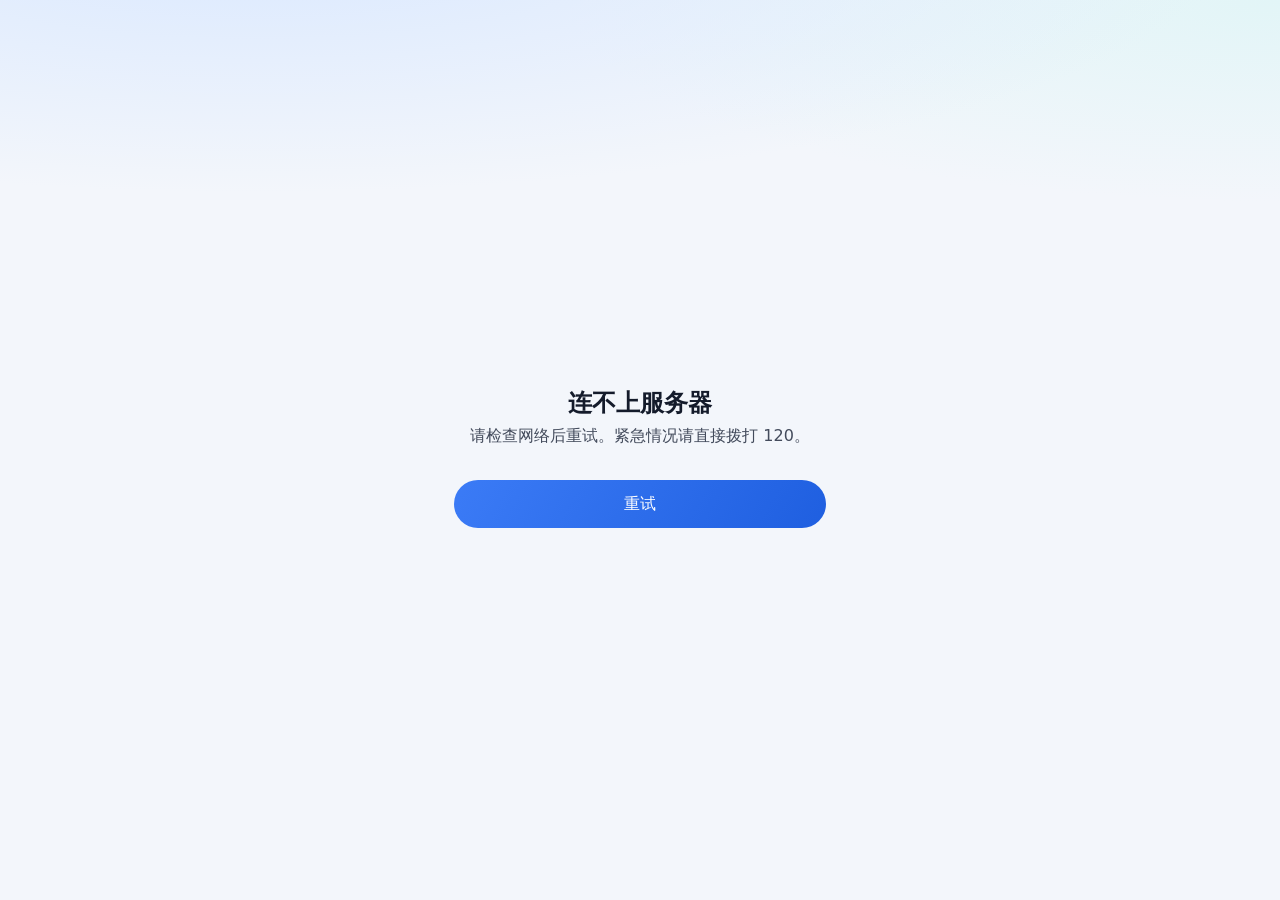
<file: index.html>
<!doctype html>
<html lang="zh-CN">
  <head>
    <meta charset="UTF-8" />
    <meta name="viewport" content="width=device-width, initial-scale=1, viewport-fit=cover, interactive-widget=resizes-content" />
    <meta name="theme-color" content="#F3F6FB" media="(prefers-color-scheme: light)" />
    <meta name="theme-color" content="#0F141E" media="(prefers-color-scheme: dark)" />
    <meta name="apple-mobile-web-app-capable" content="yes" />
    <link rel="icon" href="data:image/svg+xml,%3Csvg xmlns='http://www.w3.org/2000/svg' viewBox='0 0 64 64'%3E%3Crect width='64' height='64' rx='18' fill='%232563EB'/%3E%3Cpath d='M24 15h16a11 11 0 0 1 11 11v6a11 11 0 0 1-11 11H28l-8 7v-7.6A11 11 0 0 1 13 32v-6a11 11 0 0 1 11-11Z' fill='%23fff'/%3E%3Crect x='29' y='20' width='6' height='18' rx='2' fill='%232563EB'/%3E%3Crect x='23' y='26' width='18' height='6' rx='2' fill='%232563EB'/%3E%3C/svg%3E" />
    <title>肘关节康复助手</title>
    <script type="module" crossorigin src="/assets/jsx-runtime-C06FcXE0.js"></script>
    <script type="module" crossorigin src="/assets/pose-B0v180Ut.js"></script>
    <script type="module" crossorigin src="/assets/romCore-f5CCTWd0.js"></script>
    <script type="module" crossorigin src="/assets/main-CI9Xtql-.js"></script>
    <link rel="stylesheet" crossorigin href="/assets/main-Cmb03nWu.css">
  </head>
  <body>
    <div id="root"></div>
  </body>
</html>
</file>
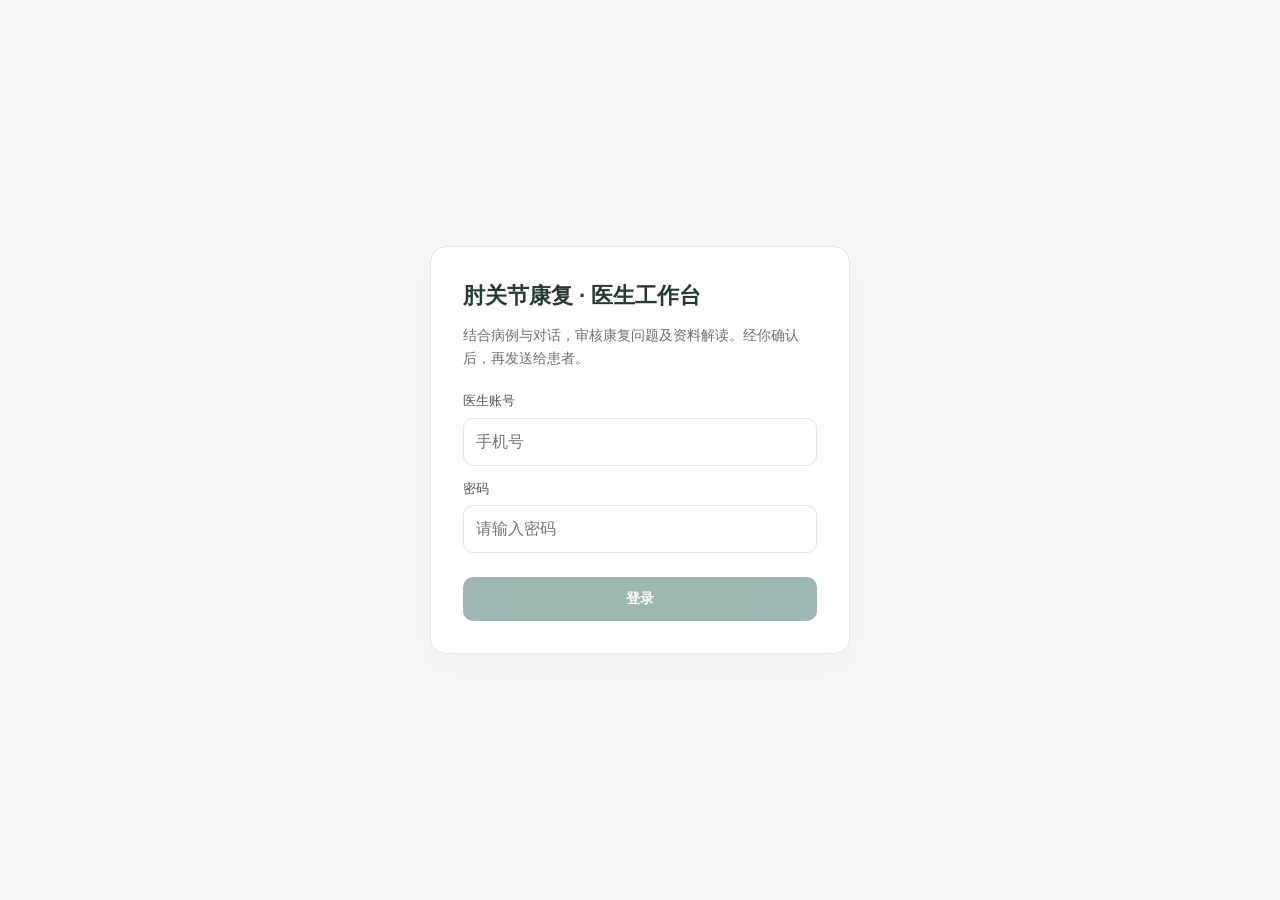
<file: doctor.html>
<!doctype html>
<html lang="zh-CN">
  <head>
    <meta charset="UTF-8" />
    <meta name="viewport" content="width=device-width, initial-scale=1" />
    <meta name="robots" content="noindex" />
    <title>医生工作台</title>
    <script type="module" crossorigin src="/assets/doctor-CAqG7frJ.js"></script>
    <link rel="modulepreload" crossorigin href="/assets/jsx-runtime-C06FcXE0.js">
    <link rel="stylesheet" crossorigin href="/assets/doctor-iitCgUNZ.css">
  </head>
  <body>
    <div id="root"></div>
  </body>
</html>
</file>
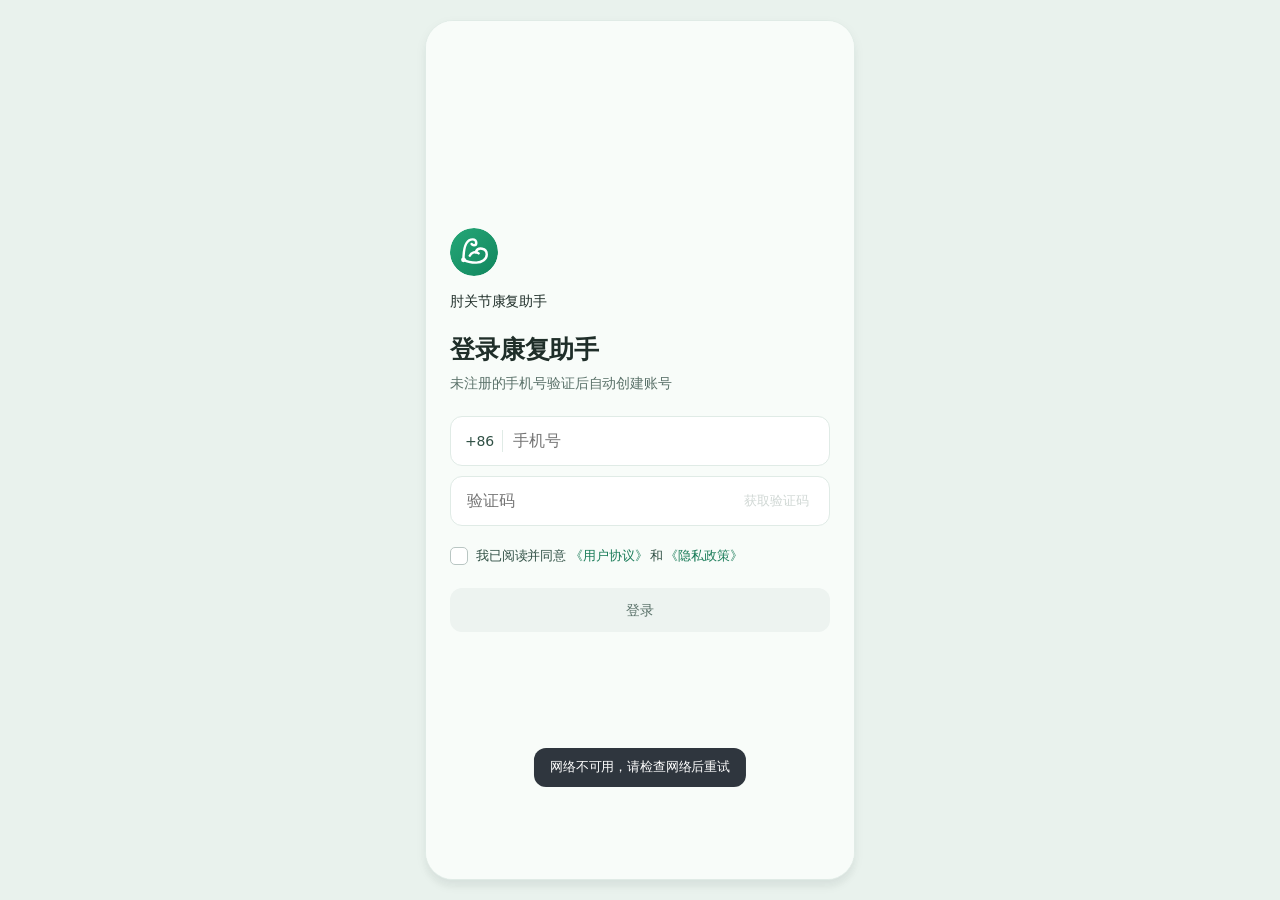
<file: legacy.html>
<!doctype html>
<html lang="zh-CN">
  <head>
    <meta charset="UTF-8" />
    <meta name="viewport" content="width=device-width, initial-scale=1, viewport-fit=cover, interactive-widget=resizes-content" />
    <meta name="theme-color" content="#F8FCF9" />
    <link rel="icon" href="data:image/svg+xml,%3Csvg xmlns='http://www.w3.org/2000/svg' viewBox='0 0 64 64'%3E%3Ccircle cx='32' cy='32' r='32' fill='%230E7A6D'/%3E%3Cg transform='translate%2814.9 12.1%29 scale%281.55%29' fill='none' stroke='%23fff' stroke-width='2.4' stroke-linecap='round' stroke-linejoin='round'%3E%3Cpath d='M12.4 13A5 5 0 0 1 22 15c0 3.9-4 7-9 7-4.1 0-8.2-.8-10.4-2.5-.4-.3-.6-.8-.6-1.4C2.1 12.7 2.6 2 10 2a3 3 0 0 1 3 3 2 2 0 0 1-2 2c-1.1 0-1.6-.4-2-1'/%3E%3Cpath d='M15 14a5 5 0 0 0-7.6 2'/%3E%3Ccircle cx='2' cy='19.6' r='2.06' fill='%23fff' stroke='none'/%3E%3C/g%3E%3C/svg%3E" />
    <link rel="manifest" href="/manifest.webmanifest" />
    <link rel="apple-touch-icon" href="/icons/apple-touch-icon.png" />
    <meta name="apple-mobile-web-app-capable" content="yes" />
    <meta name="mobile-web-app-capable" content="yes" />
    <meta name="apple-mobile-web-app-status-bar-style" content="default" />
    <meta name="apple-mobile-web-app-title" content="elbowAI" />
    <title>elbowAI 肘关节康复助手</title>
    <script type="module" crossorigin src="/assets/legacy-BbSZanXW.js"></script>
    <link rel="modulepreload" crossorigin href="/assets/jsx-runtime-C06FcXE0.js">
    <link rel="modulepreload" crossorigin href="/assets/pose-B0v180Ut.js">
    <link rel="stylesheet" crossorigin href="/assets/legacy-Cv5XKPZb.css">
  </head>
  <body>
    <div id="root"></div>
  </body>
</html>
</file>
<file: assets/main-Cmb03nWu.css>
:root{--bg:#f3f6fb;--glow:#d9e8ff;--glow-2:#e2f5f7;--surface:#fff;--surface-2:#ebf0f7;--surface-3:#f6f8fc;--line:#e3e8f0;--line-strong:#cfd7e3;--text:#141b2b;--text-2:#434b5c;--text-3:#5f6778;--bubble:#2563eb;--accent:#1d5bdb;--accent-2:#3b82f6;--accent-hover:#174dc0;--accent-weak:#eaf1ff;--on-accent:#fff;--accent-solid:#1d5bdb;--field-line:#8792a6;--grad:linear-gradient(120deg, #3b7bf6 0%, #1f5fe0 100%);--grad-hover:linear-gradient(120deg, #2f6de8 0%, #1a52c9 100%);--doc:#1d5bdb;--doc-weak:#eaf1ff;--doc-line:#c9dafb;--on-doc:#fff;--danger:#c02a1e;--danger-ink:#a92318;--danger-weak:#fff0ee;--danger-line:#f5c9c3;--on-danger:#fff;--warn:#8a5300;--warn-weak:#fff6e5;--warn-line:#f2d9a6;--shadow-card:0 1px 2px #14285a0d, 0 4px 16px #14285a0f;--shadow-float:0 4px 12px #141e3c14, 0 12px 32px #141e3c1f;--font:-apple-system, BlinkMacSystemFont, "PingFang SC", "HarmonyOS Sans SC", "Hiragino Sans GB", "Microsoft YaHei", system-ui, sans-serif;--col:720px;--fs-caption:.75rem;--fs-sub:.875rem;--fs-body:1rem;--fs-title:1.0625rem;--fs-headline:1.25rem;--fs-display:1.5rem;--sp-1:4px;--sp-2:8px;--sp-3:12px;--sp-4:16px;--sp-5:20px;--sp-6:24px;--sp-8:32px;--gutter:16px;--r-xs:6px;--r-sm:10px;--r-md:14px;--r-lg:20px;--r-pill:999px;--h-sm:32px;--h-md:40px;--h-lg:48px;--h-xl:56px;--ic-sm:16px;--ic-md:20px;--ic-lg:24px;--tile-sm:32px;--tile-md:40px;--tile-lg:48px;--lh-tight:1.3;--lh-ui:1.5;--lh-read:1.7;--dur-1:.12s;--dur-2:.2s;--dur-3:.28s;--ease:cubic-bezier(.2, .8, .2, 1);--z-sticky:4;--z-top:5;--z-pop:6;--z-scrim:20;--z-drawer:21;--z-sheet:22;--z-camera:30;--z-toast:50;--lightningcss-light:initial;--lightningcss-dark: ;color-scheme:light}@media (prefers-color-scheme:dark){:root:not([data-theme=light]){--bg:#0f141e;--glow:#15243f;--glow-2:#10252a;--surface:#182031;--surface-2:#212a3d;--surface-3:#1b2436;--line:#283247;--line-strong:#364259;--text:#eef0f3;--text-2:#bec3cc;--text-3:#9aa0aa;--bubble:#2f62d8;--accent:#8db3ff;--accent-2:#a7c4ff;--accent-hover:#a7c4ff;--accent-weak:#1a2a48;--on-accent:#fff;--accent-solid:#2f62d8;--grad:linear-gradient(120deg, #3b78f0 0%, #2b5fd4 100%);--grad-hover:linear-gradient(120deg, #4a86f5 0%, #3569de 100%);--doc:#8db3ff;--doc-weak:#1a2a48;--doc-line:#2c4170;--on-doc:#0f141e;--field-line:#6e737d;--danger:#c4362a;--danger-ink:#ff9488;--danger-weak:#3a1d1a;--danger-line:#6c302a;--on-danger:#fff;--warn:#f0b65a;--warn-weak:#33281a;--warn-line:#5e4626;--shadow-card:0 0 0 1px #ffffff12;--shadow-float:0 2px 8px #00000059, 0 10px 30px #0006;--lightningcss-light: ;--lightningcss-dark:initial;color-scheme:dark}}*{box-sizing:border-box}html,body,#root{height:100%}body{color:var(--text);font-family:var(--font);font-size:var(--fs-body);line-height:var(--lh-ui);-webkit-font-smoothing:antialiased;-webkit-tap-highlight-color:transparent;background:radial-gradient(110% 42% at 20% -8%, var(--glow) 0%, transparent 70%), radial-gradient(80% 32% at 100% 0%, var(--glow-2) 0%, transparent 70%), var(--bg);background-attachment:fixed;margin:0}button{font:inherit;color:inherit;cursor:pointer;background:0 0;border:0;padding:0}button:disabled{cursor:default}input,textarea{font:inherit;color:inherit}input[type=checkbox],input[type=radio]{accent-color:var(--accent)}:focus-visible{outline:2px solid var(--accent);outline-offset:2px;border-radius:var(--r-sm)}.sr{clip:rect(0 0 0 0);white-space:nowrap;width:1px;height:1px;position:absolute;overflow:hidden}@keyframes fade{0%{opacity:0}}@keyframes spin{to{transform:rotate(360deg)}}@keyframes breathe{50%{opacity:.25}}@keyframes shimmer{0%{background-position:100% 0}to{background-position:0 0}}@keyframes inl{0%{transform:translate(-100%)}}@keyframes inr{0%{transform:translate(100%)}}@keyframes up{0%{transform:translateY(100%)}}@keyframes rom-pulse{50%{box-shadow:0 0 0 6px #f0b65a59}}.ag-app{flex-direction:column;height:100dvh;display:flex}.ag-top{z-index:var(--z-top);align-items:center;gap:var(--sp-2);width:100%;max-width:calc(var(--col) + 20px);height:calc(48px + env(safe-area-inset-top,0px));padding:env(safe-area-inset-top,0px) max(var(--sp-2), env(safe-area-inset-right,0px)) 0 max(var(--sp-2), env(safe-area-inset-left,0px));flex:none;margin:0 auto;display:flex;position:relative}.ag-top-title{align-items:center;gap:var(--sp-2);flex:1;min-width:0;display:flex}.ag-top-title b{font-size:var(--fs-title);white-space:nowrap;font-weight:600}.day-pill{font-size:var(--fs-caption);line-height:var(--lh-ui);color:var(--accent);background:var(--accent-weak);padding:2px var(--sp-2);border-radius:var(--r-pill);white-space:nowrap}.ag-iconbtn,.top-pill button{border-radius:var(--r-md);width:44px;height:44px;color:var(--text);flex:none;place-items:center;display:grid;position:relative}.ag-iconbtn svg,.top-pill button svg{width:var(--ic-lg);height:var(--ic-lg)}.ag-iconbtn .dot{background:var(--danger);width:8px;height:8px;box-shadow:0 0 0 2px var(--bg);border-radius:50%;position:absolute;top:10px;right:10px}.top-pill{align-items:center;display:flex}.top-pill i{display:none}.pin-bar{z-index:var(--z-sticky);align-items:center;gap:var(--sp-3);text-align:left;min-height:56px;margin:0 max(var(--gutter), env(safe-area-inset-right,0px)) var(--sp-2) max(var(--gutter), env(safe-area-inset-left,0px));padding:var(--sp-2) var(--sp-2) var(--sp-2) var(--sp-3);border-radius:var(--r-md);background:var(--surface);box-shadow:var(--shadow-card);flex:none;display:flex;position:relative}.pin-bar.handoff{cursor:default}.pin-bar .pb-main{align-items:center;gap:var(--sp-3);text-align:left;flex:1;min-width:0;display:flex}.pin-bar.urgent .pb-t b{color:var(--danger-ink)}.pin-bar.sos{background:var(--danger-weak);border:1px solid var(--danger-line);box-shadow:none}.pin-bar.sos .pb-t b{color:var(--danger-ink)}.pin-bar.sos.acked{background:var(--surface)}.pb-t{min-width:0;line-height:var(--lh-ui);flex-direction:column;flex:1;display:flex}.pb-t b{font-weight:600;font-size:var(--fs-sub)}.pb-t span{font-size:var(--fs-caption);color:var(--text-3);white-space:nowrap;text-overflow:ellipsis;overflow:hidden}.pin-acts{gap:var(--sp-1);flex:none;display:flex}.pin-acts button{min-height:var(--h-sm);padding:0 var(--sp-3);border-radius:var(--r-pill);font-size:var(--fs-sub);color:var(--accent);background:var(--accent-weak);position:relative}.pin-acts button:after{content:"";position:absolute;inset:-6px 0}.pin-acts button.quiet{color:var(--text-3);background:0 0}.ag-scroll{overscroll-behavior:contain;flex:1;overflow-y:auto;-webkit-mask-image:linear-gradient(#0000 0,#000 16px);mask-image:linear-gradient(#0000 0,#000 16px)}.ag-col{max-width:var(--col);gap:var(--sp-5);padding:var(--sp-1) max(var(--gutter), env(safe-area-inset-right,0px)) var(--sp-6) max(var(--gutter), env(safe-area-inset-left,0px));flex-direction:column;margin:0 auto;display:flex}.load-fail{align-items:center;gap:var(--sp-3);padding:var(--sp-8) 0;color:var(--text-2);flex-direction:column;display:flex}.load-fail span{font-size:var(--fs-caption);color:var(--text-3)}.ag-scroll,.dr-body,.rom-body{scrollbar-width:thin;scrollbar-color:transparent transparent}.ag-scroll:hover,.dr-body:hover,.rom-body:hover{scrollbar-color:var(--line-strong) transparent}.ag-scroll::-webkit-scrollbar{width:4px}.dr-body::-webkit-scrollbar{width:4px}.rom-body::-webkit-scrollbar{width:4px}.ag-scroll::-webkit-scrollbar-thumb{background:0 0;border-radius:2px}.dr-body::-webkit-scrollbar-thumb{background:0 0;border-radius:2px}.rom-body::-webkit-scrollbar-thumb{background:0 0;border-radius:2px}.ag-scroll:hover::-webkit-scrollbar-thumb{background:var(--line-strong)}.dr-body:hover::-webkit-scrollbar-thumb{background:var(--line-strong)}.m-user{align-self:flex-end;align-items:flex-end;gap:var(--sp-2);flex-direction:column;max-width:85%;display:flex}.m-bubble{background:var(--bubble);color:#fff;padding:var(--sp-2) var(--sp-4);border-radius:var(--r-lg);border-bottom-right-radius:var(--r-xs);white-space:pre-wrap;word-break:break-word;font-size:var(--fs-body);line-height:var(--lh-ui)}.m-user.pending .m-bubble{opacity:.85}.m-atts{gap:var(--sp-2);flex-wrap:wrap;justify-content:flex-end;display:flex}.m-atts img{object-fit:cover;border-radius:var(--r-md);background:var(--surface-3);width:88px;height:88px}.m-failed{align-items:center;gap:var(--sp-1);min-height:var(--h-sm);padding:0 var(--sp-3);border-radius:var(--r-pill);border:1px solid var(--danger-line);background:var(--surface);font-size:var(--fs-caption);color:var(--danger);display:inline-flex;position:relative}.m-failed:after{content:"";position:absolute;inset:-6px 0}.m-failed svg{width:var(--ic-sm);height:var(--ic-sm)}.m-ai{align-self:stretch;gap:var(--sp-3);flex-direction:column;min-width:0;display:flex}.ai-row{align-items:center;gap:var(--sp-2);flex-wrap:wrap;display:flex}.ai-tag{font-size:var(--fs-caption);line-height:var(--lh-ui);color:var(--accent);font-weight:600}.m-text{font-size:var(--fs-body);line-height:var(--lh-read);word-break:break-word}.m-text p{margin:0 0 .6em}.m-text p:last-child{margin-bottom:0}.m-text ul,.m-text ol{margin:.2em 0 .6em;padding-left:1.3em}.m-text li{margin:.2em 0}.m-text li::marker{color:var(--accent)}.m-text strong{background:linear-gradient(transparent 62%, var(--accent-weak) 62%);font-weight:600}.m-text .md-h1,.m-text .md-h2,.m-text .md-h3{font-weight:600;line-height:var(--lh-tight);margin:1em 0 .4em}.m-text>:first-child{margin-top:0}.m-text .md-h1{font-size:var(--fs-headline)}.m-text .md-h2{font-size:var(--fs-title)}.m-text .md-h3{font-size:var(--fs-body)}.m-text .md-quote{padding:var(--sp-3) var(--sp-4);border-radius:var(--r-md);background:var(--accent-weak);line-height:var(--lh-ui);margin:.6em 0}.m-text .md-quote b{color:var(--accent);margin-bottom:2px;font-weight:600;display:block}.m-text .md-quote p{margin:0}.m-text .md-table{border-radius:var(--r-md);background:var(--surface);box-shadow:var(--shadow-card);margin:.6em 0;overflow-x:auto}.m-text .md-table table{border-collapse:collapse;width:100%;font-size:var(--fs-sub);line-height:var(--lh-ui)}.m-text .md-table th{padding:var(--sp-2) var(--sp-3);text-align:left;font-size:var(--fs-caption);color:var(--text-3);background:var(--surface-3);white-space:nowrap;font-weight:500}.m-text .md-table td{padding:var(--sp-2) var(--sp-3);border-top:1px solid var(--line);vertical-align:top}.m-text .md-table td:first-child{color:var(--text-2);white-space:nowrap}.m-text .md-hr{border:0;border-top:1px solid var(--line);margin:1em 0}.m-caret{vertical-align:-2px;background:var(--accent);border-radius:1px;width:2px;height:1.1em;margin-left:2px;animation:1.1s ease-in-out infinite breathe;display:inline-block}.m-think{align-self:flex-start;max-width:100%}.m-think-h{align-items:center;gap:var(--sp-1);margin-left:calc(var(--sp-2) * -1);padding:2px var(--sp-2);border-radius:var(--r-pill);font-size:var(--fs-caption);line-height:var(--lh-ui);color:var(--text-3);display:inline-flex;position:relative}.m-think-h:after{content:"";position:absolute;inset:-8px -4px}.m-think-h svg{width:var(--ic-sm);height:var(--ic-sm);transition:transform var(--dur-2)}.m-think-h[aria-expanded=true] svg.chev{transform:rotate(90deg)}.shimmer{background:linear-gradient(90deg, var(--text-3) 0%, var(--text-3) 40%, var(--accent) 50%, var(--text-3) 60%, var(--text-3) 100%);color:#0000;background-size:300% 100%;-webkit-background-clip:text;background-clip:text;animation:2s linear infinite shimmer}.m-think-body{margin:calc(var(--sp-1) * -1) 0 0;padding:var(--sp-2) var(--sp-3);border-radius:var(--r-md);background:var(--surface-2);font-size:var(--fs-caption);color:var(--text-3)}.m-tools{gap:var(--sp-2);flex-direction:column;display:flex}.m-tool{align-items:center;gap:var(--sp-2);min-width:0;font-size:var(--fs-caption);color:var(--text-3);display:flex}.m-tool-ic{border-radius:var(--r-xs);background:var(--accent-weak);width:20px;height:20px;color:var(--accent);flex:none;place-items:center;display:grid}.m-tool-ic svg{width:12px;height:12px}.m-tool b{color:var(--text-2);white-space:nowrap;font-weight:500}.m-tool span{white-space:nowrap;text-overflow:ellipsis;overflow:hidden}.spin{border:1.6px solid var(--line-strong);border-top-color:var(--accent);border-radius:50%;flex:none;width:14px;height:14px;animation:.8s linear infinite spin}.m-receipt{align-items:flex-start;gap:var(--sp-2);font-size:var(--fs-sub);line-height:var(--lh-ui);color:var(--text-3);display:flex}.m-receipt svg{width:var(--ic-sm);height:var(--ic-sm);color:var(--accent);flex:none;margin-top:3px}.m-receipt em{color:var(--text-2);font-style:normal}.m-receipt .rc-more{color:var(--accent);white-space:nowrap}.m-receipt ul{margin:var(--sp-1) 0 0;padding-left:1.1em}.m-receipt li{margin:1px 0}.m-actions{justify-content:flex-start;gap:var(--sp-1);margin:calc(var(--sp-2) * -1) 0 calc(var(--sp-3) * -1) calc(var(--sp-3) * -1);display:flex}.m-act{min-width:44px;height:44px;padding:0 var(--sp-2);border-radius:var(--r-sm);justify-content:center;align-items:center;gap:var(--sp-1);color:var(--text-3);font-size:var(--fs-caption);display:inline-flex}.m-act svg{width:var(--ic-sm);height:var(--ic-sm)}.m-error{gap:var(--sp-2);font-size:var(--fs-sub);color:var(--text-2);align-items:center;display:flex}.m-error svg{width:var(--ic-sm);height:var(--ic-sm);flex:none}.m-error span{flex:1;min-width:0}.m-error button{white-space:nowrap;color:var(--accent)}.confirm-wrap{gap:var(--sp-2);flex-direction:column;display:flex}.btn{height:var(--h-md);padding:0 var(--sp-4);border-radius:var(--r-pill);justify-content:center;align-items:center;gap:var(--sp-2);font-size:var(--fs-body);white-space:nowrap;font-weight:500;text-decoration:none;display:inline-flex}.btn svg{width:var(--ic-sm);height:var(--ic-sm)}.btn.block{width:100%;height:var(--h-lg)}.btn.sm{height:var(--h-sm);padding:0 var(--sp-3);font-size:var(--fs-sub)}.btn-primary{background:var(--grad);color:var(--on-accent)}.btn-primary:disabled{background:var(--surface-2);color:var(--text-3)}.btn-ghost{background:var(--surface);border:1px solid var(--line-strong);color:var(--text)}.btn-outline{background:var(--surface);border:1px solid var(--accent);color:var(--accent)}.btn-doc{background:var(--doc);color:var(--on-doc)}.btn-danger{background:var(--danger);color:var(--on-danger)}.btn-text{color:var(--text-2);padding:0 var(--sp-3);background:0 0}a.btn{color:inherit}a.btn-danger{color:var(--on-danger)}a.btn-ghost{color:var(--text)}.s-row{gap:var(--sp-2);flex-wrap:wrap;align-items:center;display:flex}.s-row .cmp-btn{flex:none}.s-field{align-items:center;gap:var(--sp-2);min-width:0;height:var(--h-lg);padding:0 var(--sp-4);border-radius:var(--r-md);border:1px solid var(--field-line);background:var(--surface);flex:1;display:flex}.s-field input{min-width:0;font-size:var(--fs-body);background:0 0;border:0;outline:0;flex:1}.s-field span{color:var(--text-3)}.s-field:focus-within{border-color:var(--accent);box-shadow:0 0 0 3px var(--accent-weak)}.s-field.bad{border-color:var(--danger)}.s-hint{font-size:var(--fs-sub);line-height:var(--lh-ui);color:var(--text-3)}.s-err{font-size:var(--fs-sub);color:var(--danger)}.s-link{color:var(--text-2);font-size:var(--fs-sub);padding:var(--sp-1) 0}.chip{min-height:var(--h-md);padding:var(--sp-2) var(--sp-4);border-radius:var(--r-pill);background:var(--surface);border:1px solid var(--line-strong);align-items:center;gap:var(--sp-2);text-align:left;font-size:var(--fs-body);line-height:var(--lh-tight);display:inline-flex;position:relative}.chip:after{content:"";position:absolute;inset:-2px 0}.chip svg{width:var(--ic-sm);height:var(--ic-sm)}.chip small{font-size:var(--fs-sub);opacity:.78;display:block}.chip[aria-pressed=true],.chip[aria-checked=true]{background:var(--accent-weak);border-color:var(--accent);box-shadow:inset 0 0 0 1px var(--accent);color:var(--accent);font-weight:500}.chip.ghost{color:var(--text-2);padding:var(--sp-2);font-size:var(--fs-sub);background:0 0;border-color:#0000}.s-angle{gap:var(--sp-3);grid-template-columns:88px minmax(0,1fr);align-items:center;display:grid}.s-angle svg{width:88px;height:88px}.s-steppers{gap:var(--sp-3);flex-direction:column;display:flex}.s-stepper{gap:var(--sp-1);flex-direction:column;display:flex}.s-stepper label{font-size:var(--fs-sub);line-height:var(--lh-ui);color:var(--text-2)}.s-stepper .s-field{height:var(--h-md);padding:0 var(--sp-3)}.s-stepper .s-field input::placeholder{font-size:var(--fs-sub)}.s-step-row{align-items:center;gap:var(--sp-1);display:flex}.s-step-row .s-field{flex:1}.s-step-row .q-step{width:var(--h-md);height:var(--h-md);border-radius:var(--r-sm);font-size:var(--fs-title)}.s-thumbs{gap:var(--sp-2);flex-wrap:wrap;display:flex}.s-thumb{border-radius:var(--r-sm);background:var(--surface-2);width:72px;height:72px;position:relative;overflow:hidden}.s-thumb img{object-fit:cover;width:100%;height:100%}.s-thumb .spin{margin:auto;position:absolute;inset:0}.s-thumb button{top:var(--sp-1);right:var(--sp-1);color:#fff;background:#0000008c;border-radius:50%;place-items:center;width:20px;height:20px;display:grid;position:absolute}.s-thumb button svg{width:12px;height:12px}.s-thumb .thumb-x{width:28px;height:28px;top:2px;right:2px}.s-thumb .thumb-p{color:#fff;font-size:var(--fs-sub);background:#00000059;place-items:center;font-weight:600;display:grid;position:absolute;inset:0}.s-thumb .thumb-retry{background:color-mix(in srgb, var(--danger) 78%, transparent);color:#fff;width:auto;height:auto;font-size:var(--fs-caption);border-radius:0;flex-direction:column;justify-content:center;align-items:center;gap:2px;display:flex;position:absolute;inset:0}.s-thumb .thumb-retry svg{width:var(--ic-sm);height:var(--ic-sm)}.q-card{gap:var(--sp-4);padding:var(--sp-4);border-radius:var(--r-lg);background:var(--surface);box-shadow:var(--shadow-card);flex-direction:column;display:flex}.q-head{align-items:center;gap:var(--sp-3);min-width:0;display:flex}.q-ic{width:var(--tile-md);height:var(--tile-md);border-radius:var(--r-md);background:var(--accent-weak);color:var(--accent);flex:none;place-items:center;display:grid}.q-ic svg{width:var(--ic-md);height:var(--ic-md)}.q-tt{justify-content:space-between;align-items:baseline;gap:var(--sp-1) var(--sp-3);min-width:0;line-height:var(--lh-tight);flex-wrap:wrap;flex:1;display:flex}.q-tt b{font-size:var(--fs-body);overflow-wrap:anywhere;min-width:0;font-weight:600}.q-tt span{font-size:var(--fs-caption);color:var(--text-3)}.q-card.tool .q-tt{align-items:flex-start;gap:var(--sp-1);flex-flow:column}.q-card.tool .q-tt span{font-size:var(--fs-sub)}.q-band{font-style:normal;font-size:var(--fs-sub);color:var(--accent);font-weight:600}.q-foot{justify-content:space-between;align-items:center;gap:var(--sp-3);display:flex}.q-skip{min-height:var(--h-md);font-size:var(--fs-sub);color:var(--text-3)}.q-send{height:var(--h-md);padding:0 var(--sp-5);border-radius:var(--r-pill);font-size:var(--fs-sub);white-space:nowrap;background:var(--grad);color:var(--on-accent);font-weight:600}.q-send:disabled{background:var(--surface-2);color:var(--text-3)}.sc{gap:var(--sp-2);flex-direction:column;display:flex}.sc-track{grid-template-columns:repeat(var(--n,11), minmax(0, 1fr));padding:var(--sp-1);border-radius:var(--r-md);background:var(--surface-3);border:1px solid var(--line);gap:2px;display:grid}.sc-track button{height:var(--h-md);border-radius:var(--r-sm);font-size:var(--fs-sub);font-variant-numeric:tabular-nums;color:var(--text-2);font-weight:600}.sc-track button.fill{background:var(--accent-weak);color:var(--accent)}.sc-track button[aria-checked=true]{background:var(--accent-solid);color:var(--on-accent)}.sc-ends{padding:0 var(--sp-1);font-size:var(--fs-caption);line-height:var(--lh-ui);color:var(--text-3);justify-content:space-between;display:flex}.q-opts{gap:var(--sp-2);flex-direction:column;display:flex}.q-opt{align-items:center;gap:var(--sp-3);min-height:var(--h-lg);padding:var(--sp-3) var(--sp-4);border-radius:var(--r-md);border:1px solid var(--line-strong);background:var(--surface);text-align:left;display:flex}.q-opt-t{min-width:0;font-size:var(--fs-body);line-height:var(--lh-tight);overflow-wrap:anywhere;flex-direction:column;flex:1;gap:2px;display:flex}.q-opt-t small{font-size:var(--fs-sub);color:var(--text-3)}.q-pills{gap:var(--sp-2);flex-wrap:wrap;display:flex}.q-pill{align-items:center;gap:var(--sp-2);min-height:var(--h-md);padding:0 var(--sp-4);border-radius:var(--r-pill);border:1px solid var(--line-strong);background:var(--surface);font-size:var(--fs-body);display:inline-flex;position:relative}.q-pill:after{content:"";position:absolute;inset:-2px 0}.q-pill .q-dot{display:none}.q-pill .q-box{width:18px;height:18px;margin-left:calc(var(--sp-1) * -1);order:-1}.q-dot{border:2px solid var(--line-strong);border-radius:50%;flex:none;width:20px;height:20px}.q-box{border-radius:var(--r-xs);border:2px solid var(--line-strong);width:20px;height:20px;color:var(--on-accent);flex:none;place-items:center;display:grid}.q-box svg{stroke-width:2.8px;width:12px;height:12px}.q-opt[aria-checked=true],.q-pill[aria-checked=true]{border-color:var(--accent);background:var(--accent-weak);box-shadow:inset 0 0 0 1px var(--accent)}.q-pill[aria-checked=true]{color:var(--accent);font-weight:500}.q-opt[aria-checked=true] .q-dot{border-color:var(--accent);box-shadow:inset 0 0 0 4px var(--surface), inset 0 0 0 10px var(--accent)}.q-opt[aria-checked=true] .q-box,.q-pill[aria-checked=true] .q-box{background:var(--accent-solid);border-color:var(--accent-solid)}.q-num{grid-template-columns:var(--h-xl) minmax(0, 1fr) var(--h-xl);align-items:center;gap:var(--sp-2);display:grid}.q-step{width:var(--h-xl);height:var(--h-xl);border-radius:var(--r-md);background:var(--surface-3);border:1px solid var(--line);font-size:var(--fs-headline);color:var(--text-2);flex:none;line-height:1}.q-num-f{justify-content:center;align-items:center;gap:var(--sp-1);height:var(--h-xl);padding:0 var(--sp-3);border-radius:var(--r-md);border:1px solid var(--field-line);background:var(--surface);display:flex}.q-num-f:focus-within{border-color:var(--accent);box-shadow:0 0 0 3px var(--accent-weak)}.q-num-f.bad{border-color:var(--danger)}.q-num-f input{text-align:center;width:5ch;min-width:0;height:100%;font-size:var(--fs-display);font-variant-numeric:tabular-nums;-moz-appearance:textfield;background:0 0;border:0;outline:0;flex:0 auto;font-weight:600}.q-num-f input::-webkit-outer-spin-button{-webkit-appearance:none;margin:0}.q-num-f input::-webkit-inner-spin-button{-webkit-appearance:none;margin:0}.q-num-f input::placeholder{color:var(--line-strong)}.q-num-f span{margin-top:var(--sp-1);font-size:var(--fs-body);color:var(--text-3);flex:none}.q-date{align-items:center;gap:var(--sp-2);height:var(--h-lg);padding:0 var(--sp-4);border-radius:var(--r-md);border:1px solid var(--field-line);background:var(--surface);font-size:var(--fs-body);display:flex;position:relative}.q-date:focus-within{border-color:var(--accent);box-shadow:0 0 0 3px var(--accent-weak)}.q-date svg{width:var(--ic-md);height:var(--ic-md);color:var(--accent);flex:none}.q-date .ph{color:var(--text-3)}.q-date input{opacity:0;cursor:pointer;width:100%;height:100%;position:absolute;inset:0}.q-date input::-webkit-calendar-picker-indicator{cursor:pointer;width:100%;height:100%;position:absolute;inset:0}.q-actions{gap:var(--sp-2);flex-direction:column;display:flex}.q-row2{gap:var(--sp-2);grid-template-columns:1fr 1fr;display:grid}.q-row2 .btn{height:var(--h-md);padding:0 var(--sp-3);font-size:var(--fs-sub)}.q-link{align-self:center;align-items:center;gap:var(--sp-1);min-height:var(--h-md);font-size:var(--fs-sub);color:var(--accent);display:inline-flex}.q-link svg{width:var(--ic-sm);height:var(--ic-sm)}.q-add{border-radius:var(--r-sm);border:1.5px dashed var(--line-strong);width:72px;height:72px;color:var(--text-3);font-size:var(--fs-caption);flex-direction:column;justify-content:center;align-items:center;gap:2px;display:flex}.q-add svg{width:var(--ic-md);height:var(--ic-md)}.q-form{gap:var(--sp-4);flex-direction:column;display:flex}.q-lab{gap:var(--sp-2);flex-direction:column;display:flex}.q-lab>span:first-child{font-size:var(--fs-sub);color:var(--text-2)}.q-lab .s-field{flex:none}.sys{gap:var(--sp-4);padding:var(--sp-4);border-radius:var(--r-lg);background:var(--surface);box-shadow:var(--shadow-card);flex-direction:column;display:flex}.sys-time{margin-top:var(--sp-1);font-size:var(--fs-caption);line-height:var(--lh-ui);color:var(--text-3);text-align:center;flex-direction:column;align-self:center;align-items:center;gap:2px;display:flex}.tk-head{align-items:center;gap:var(--sp-3);display:flex}.doc-av{width:var(--tile-md);height:var(--tile-md);background:var(--doc);color:var(--on-doc);border-radius:50%;flex:none;place-items:center;display:grid}.doc-av svg{width:var(--ic-md);height:var(--ic-md)}.doc-av.sm{width:var(--tile-sm);height:var(--tile-sm);font-size:var(--fs-sub)}.doc-av.sm svg{width:var(--ic-sm);height:var(--ic-sm)}.tk-t{gap:var(--sp-1);min-width:0;line-height:var(--lh-tight);flex-direction:column;flex:1;display:flex}.tk-t b{font-size:var(--fs-body);font-weight:600}.tk-t b small{margin-left:var(--sp-2);font-size:var(--fs-caption);color:var(--text-3);font-weight:400}.tags{gap:var(--sp-1);flex-wrap:wrap;display:flex}.tag{height:20px;padding:0 var(--sp-2);border-radius:var(--r-xs);background:var(--surface-3);font-style:normal;font-size:var(--fs-caption);color:var(--text-2);align-items:center;gap:2px;line-height:20px;display:inline-flex}.tag svg{width:12px;height:12px}.tag.doc{color:var(--doc);background:var(--doc-weak)}.tag.routine,.tag.wait{color:var(--text-2);background:var(--surface-3)}.tag.soon{color:var(--accent);background:var(--accent-weak)}.tag.urgent{color:var(--danger-ink);background:var(--danger-weak)}.tk-more{min-height:var(--h-md);padding:0 var(--sp-1);font-size:var(--fs-sub);color:var(--text-2);white-space:nowrap;align-items:center;gap:2px;display:inline-flex}.tk-more svg{width:var(--ic-sm);height:var(--ic-sm);transition:transform var(--dur-2)}.tk-more[aria-expanded=true] svg{transform:rotate(90deg)}.tk-steps{grid-template-columns:repeat(3,1fr);padding:2px 0;display:grid;position:relative}.tk-steps:before{content:"";background:var(--line);height:2px;position:absolute;top:11px;left:16.6%;right:16.6%}.tk-step{align-items:center;gap:var(--sp-2);font-size:var(--fs-caption);color:var(--text-3);flex-direction:column;display:flex;position:relative}.tk-step i{background:var(--surface);border:2px solid var(--line-strong);width:20px;height:20px;color:var(--on-doc);border-radius:50%;place-items:center;display:grid}.tk-step i svg{stroke-width:2.6px;width:12px;height:12px}.tk-step.on{color:var(--text)}.tk-step.on i{background:var(--doc);border-color:var(--doc)}.tk-foot{align-items:center;gap:var(--sp-2);padding-top:var(--sp-3);border-top:1px solid var(--line);font-size:var(--fs-caption);line-height:var(--lh-ui);color:var(--text-2);display:flex}.tk-foot svg{width:var(--ic-sm);height:var(--ic-sm);color:var(--doc);flex:none}.tk-foot.col{align-items:flex-start;gap:var(--sp-1);flex-direction:column}.tk-foot.col span{align-items:center;gap:var(--sp-2);display:inline-flex}.tk-add{align-self:flex-start;align-items:center;gap:var(--sp-1);min-height:var(--h-sm);padding:0 var(--sp-3);border-radius:var(--r-pill);border:1px solid var(--doc-line);font-size:var(--fs-sub);color:var(--doc);display:inline-flex;position:relative}.tk-add:after{content:"";position:absolute;inset:-6px 0}.tk-add svg{width:var(--ic-sm);height:var(--ic-sm)}.tk-adds{gap:var(--sp-2);flex-wrap:wrap;display:flex}.tk-chief{font-size:var(--fs-body);color:var(--text);overflow-wrap:anywhere;font-weight:500}.tk-prof{color:var(--text-2)}.tk-fold{min-height:var(--h-sm);font-size:var(--fs-caption);color:var(--doc);align-items:center;gap:2px;display:inline-flex}.tk-fold svg{width:var(--ic-sm);height:var(--ic-sm);transition:transform var(--dur-2);transform:rotate(90deg)}.tk-note{position:relative}.tk-note span{right:var(--sp-3);bottom:var(--sp-2);font-size:var(--fs-caption);color:var(--text-3);pointer-events:none;position:absolute}.tk-note .sys-note{padding-bottom:var(--sp-6)}.sys-body{gap:var(--sp-3);font-size:var(--fs-sub);flex-direction:column;display:flex}.sys-sec h5{font-size:var(--fs-caption);font-weight:500;line-height:var(--lh-ui);color:var(--text-2);margin:0 0 2px}.sys-sec p{margin:0}.sys-sec ul{margin:0;padding-left:1.1em}.sys-sec li{margin:2px 0}.sys-actions{gap:var(--sp-2);justify-content:flex-end;display:flex}.ticket.confirm .sys-actions .btn{height:var(--h-lg);flex:1}.sys-note{width:100%;min-height:64px;padding:var(--sp-3);border-radius:var(--r-md);border:1px solid var(--doc-line);background:var(--surface);font-size:var(--fs-body);resize:vertical}.sys-note:focus{outline:2px solid var(--doc);outline-offset:0}.doc-card{position:relative;overflow:hidden}.doc-card:before{content:"";background:var(--doc);height:3px;position:absolute;inset:0 0 auto}.doc-card .tk-head{margin:calc(var(--sp-4) * -1) calc(var(--sp-4) * -1) 0;padding:var(--sp-5) var(--sp-4) var(--sp-3);background:var(--doc-weak)}.doc-q{padding:var(--sp-2) var(--sp-3);border-radius:var(--r-sm);background:var(--surface-3);font-size:var(--fs-sub);color:var(--text-2);margin:0}.doc-label{align-items:center;gap:var(--sp-2);font-size:var(--fs-sub);font-weight:600;display:flex}.doc-label svg{width:var(--ic-sm);height:var(--ic-sm);color:var(--doc)}.doc-text{font-size:var(--fs-title);font-weight:500;line-height:var(--lh-read);white-space:pre-wrap}.doc-note{font-size:var(--fs-caption);color:var(--text-3)}.doc-more{gap:var(--sp-1);flex-direction:column;align-items:center;display:flex}.doc-more span{font-size:var(--fs-caption);color:var(--text-3)}.alert{border:1px solid}.al-ic{width:var(--tile-md);height:var(--tile-md);border-radius:50%;flex:none;place-items:center;display:grid}.al-ic svg{width:var(--ic-md);height:var(--ic-md)}.al-ic.sm{width:var(--tile-sm);height:var(--tile-sm);background:var(--danger);color:var(--on-danger)}.al-ic.sm svg{width:var(--ic-sm);height:var(--ic-sm)}.al-sub{font-size:var(--fs-sub);color:var(--text-2)}.al-body{font-size:var(--fs-sub);margin:0}.al-list{gap:var(--sp-1);font-size:var(--fs-sub);flex-direction:column;margin:0;padding-left:1.1em;display:flex}.alert.sos{border-color:var(--danger-line);background:var(--danger-weak);box-shadow:none}.alert.sos .al-ic{background:var(--danger);color:var(--on-danger)}.alert.sos .tk-t b{color:var(--danger-ink);font-size:var(--fs-title)}.alert.warn{border-color:var(--warn-line);background:var(--warn-weak);box-shadow:none}.alert.warn .al-ic{background:var(--warn);color:var(--warn-weak)}.alert.warn .tk-t b{color:var(--warn)}.alert.visit{background:var(--surface);border:0}.alert.visit .al-ic{background:var(--warn-weak);color:var(--warn)}.alert.visit .tk-t b{color:var(--warn)}.tip{gap:var(--sp-3);padding:var(--sp-3) var(--sp-4);border-radius:var(--r-md);background:var(--accent-weak);font-size:var(--fs-sub);line-height:var(--lh-ui);color:var(--text-2);align-items:flex-start;display:flex}.tip>svg{width:var(--ic-md);height:var(--ic-md);color:var(--accent);flex:none;margin-top:1px}.tip b{color:var(--text);font-weight:600}.tip p{margin:2px 0 0}.cmp-wrap{padding:var(--sp-2) max(var(--sp-3), env(safe-area-inset-right,0px)) calc(var(--sp-2) + env(safe-area-inset-bottom,0px)) max(var(--sp-3), env(safe-area-inset-left,0px));flex:none;position:relative}.quick{max-width:var(--col);margin:0 auto var(--sp-2);gap:var(--sp-2);scrollbar-width:none;padding:2px;display:flex;overflow-x:auto;-webkit-mask-image:linear-gradient(90deg,#000 86%,#0000);mask-image:linear-gradient(90deg,#000 86%,#0000)}.quick::-webkit-scrollbar{display:none}.quick-btn{height:36px;padding:0 var(--sp-3);border-radius:var(--r-pill);background:var(--surface);box-shadow:var(--shadow-card);align-items:center;gap:var(--sp-1);font-size:var(--fs-sub);color:var(--text);white-space:nowrap;border:1px solid #0000;flex:none;display:inline-flex;position:relative}.quick-btn:after{content:"";position:absolute;inset:-4px 0}.quick-btn svg{width:var(--ic-sm);height:var(--ic-sm);color:var(--accent)}.quick-btn:disabled{opacity:.5}.cmp{max-width:var(--col);border-radius:var(--r-lg);background:var(--surface);box-shadow:var(--shadow-card);flex-direction:column;margin:0 auto;display:flex}.cmp:focus-within{box-shadow:var(--shadow-card), 0 0 0 1.5px var(--accent)}.cmp-row{min-height:52px;padding:var(--sp-1);align-items:flex-end;display:flex}.cmp textarea{resize:none;min-width:0;max-height:144px;padding:10px var(--sp-1);font-size:var(--fs-body);line-height:var(--lh-ui);background:0 0;border:0;outline:0;flex:1;align-self:center}.cmp textarea::placeholder{color:var(--text-3)}.cmp-btn{width:44px;height:44px;color:var(--text);border-radius:50%;flex:none;place-items:center;display:grid;position:relative}.cmp-btn svg{width:var(--ic-lg);height:var(--ic-lg)}.cmp-btn.cmp-send,.cmp-btn.cmp-stop{width:var(--h-md);height:var(--h-md);margin:2px}.cmp-btn.cmp-send svg,.cmp-btn.cmp-stop svg{width:var(--ic-md);height:var(--ic-md)}.cmp-btn.cmp-send{background:var(--grad);color:var(--on-accent)}.cmp-btn.cmp-send:disabled{background:var(--surface-2);color:var(--text-3)}.cmp-btn.cmp-stop{background:var(--accent-weak);color:var(--accent)}.hold{border-radius:var(--r-pill);min-width:0;height:44px;font-size:var(--fs-body);color:var(--text);-webkit-user-select:none;user-select:none;touch-action:none;flex:1;font-weight:600}.hold.on{background:var(--accent-weak);color:var(--accent)}.cmp-atts{gap:var(--sp-2);padding:var(--sp-3) var(--sp-3) 0;flex-wrap:wrap;display:flex}.cmp-hint{margin-top:var(--sp-2);text-align:center;font-size:var(--fs-caption);line-height:var(--lh-ui);color:var(--text-3)}.cmp-tip{max-width:var(--col);margin:0 auto var(--sp-2);align-items:center;gap:var(--sp-3);padding:var(--sp-2) var(--sp-2) var(--sp-2) var(--sp-4);border-radius:var(--r-md);font-size:var(--fs-sub);line-height:var(--lh-ui);display:flex}.cmp-tip span{flex:1;min-width:0}.cmp-tip.asr{background:var(--accent-weak);color:var(--text)}.cmp-tip.err{background:var(--warn-weak);color:var(--text);border:1px solid var(--warn-line)}.cmp-tip button{min-height:var(--h-sm);min-width:var(--h-sm);padding:0 var(--sp-3);border-radius:var(--r-pill);background:var(--surface);font-size:var(--fs-sub);flex:none;place-items:center;display:grid}.cmp-tip button svg{width:var(--ic-sm);height:var(--ic-sm)}.rec-sheet{z-index:var(--z-camera);justify-content:flex-end;align-items:center;gap:var(--sp-4);height:52vh;padding-bottom:calc(110px + env(safe-area-inset-bottom,0px));background:linear-gradient(to top, color-mix(in srgb, var(--bg) 96%, transparent) 40%, transparent);pointer-events:none;animation:fade var(--dur-1);flex-direction:column;display:flex;position:fixed;bottom:0;left:0;right:0}.rec-sheet span{font-size:var(--fs-sub);color:var(--text-2)}.rec-bubble{align-items:center;gap:var(--sp-3);width:min(78vw,320px);padding:var(--sp-4) var(--sp-5);border-radius:var(--r-lg);background:var(--accent-solid);color:#fff;box-shadow:var(--shadow-float);display:flex}.rec-bubble canvas{flex:1;min-width:0;height:30px;color:#fff!important}.rec-bubble time{font-size:var(--fs-sub);font-variant-numeric:tabular-nums}.rec-cancel{top:calc(72px + env(safe-area-inset-top,0px));align-items:center;gap:var(--sp-2);padding:var(--sp-3) var(--sp-4);border-radius:var(--r-pill);border:2px dashed var(--line-strong);background:var(--surface);font-size:var(--fs-sub);color:var(--text-2);display:flex;position:fixed;left:50%;transform:translate(-50%)}.rec-cancel svg{width:var(--ic-md);height:var(--ic-md)}.rec-sheet.cancel .rec-bubble{background:var(--danger)}.rec-sheet.cancel span{color:var(--danger)}.rec-sheet.cancel .rec-cancel{border-color:var(--danger);color:var(--danger);background:var(--danger-weak)}.menu{bottom:calc(100% - 44px);left:max(var(--sp-3), env(safe-area-inset-left,0px));right:max(var(--sp-3), env(safe-area-inset-right,0px));z-index:var(--z-pop);max-width:var(--col);justify-content:start;gap:var(--sp-2);padding:var(--sp-4);border-radius:var(--r-lg);background:var(--surface);box-shadow:var(--shadow-float);grid-template-columns:repeat(auto-fill,72px);margin:0 auto;display:grid;position:absolute}.menu button{align-items:center;gap:var(--sp-2);border-radius:var(--r-md);font-size:var(--fs-sub);color:var(--text-2);flex-direction:column;display:flex}.mi{width:var(--tile-lg);height:var(--tile-lg);border-radius:var(--r-md);background:var(--accent-weak);color:var(--accent);place-items:center;display:grid}.mi svg{width:var(--ic-lg);height:var(--ic-lg)}.to-bottom{right:max(var(--gutter), env(safe-area-inset-right,0px));bottom:calc(100% + var(--sp-2));z-index:var(--z-sticky);width:var(--tile-md);height:var(--tile-md);background:var(--surface);box-shadow:var(--shadow-float);color:var(--text-2);border-radius:50%;place-items:center;display:grid;position:absolute}.to-bottom:after{content:"";position:absolute;inset:-2px}.to-bottom svg{width:var(--ic-md);height:var(--ic-md)}.sos-bar{max-width:var(--col);margin:0 auto var(--sp-2);display:grid}.sos-bar button{height:var(--h-lg);border-radius:var(--r-pill);font-size:var(--fs-body);justify-content:center;align-items:center;font-weight:600;display:inline-flex}.sos-done{background:var(--surface);color:var(--text);border:1px solid var(--danger-line)}.empty{gap:var(--sp-6);padding-top:var(--sp-6);flex-direction:column;display:flex}.welcome h1{font-size:var(--fs-display);font-weight:600;line-height:var(--lh-tight);letter-spacing:-.01em;margin:0}.welcome p{margin:var(--sp-2) 0 0;font-size:var(--fs-body);line-height:var(--lh-ui);color:var(--text-2)}.svc{gap:var(--sp-3);grid-template-columns:repeat(2,minmax(0,1fr));display:grid}.svc-btn{min-width:0;padding:var(--sp-4);border-radius:var(--r-lg);background:var(--surface);box-shadow:var(--shadow-card);text-align:left;flex-direction:column;align-items:flex-start;gap:2px;display:flex}.svc-btn .svc-ic{width:var(--tile-md);height:var(--tile-md);margin-bottom:var(--sp-3);border-radius:var(--r-md);background:var(--accent-weak);color:var(--accent);place-items:center;display:grid}.svc-btn .svc-ic svg{width:var(--ic-md);height:var(--ic-md)}.svc-btn b{font-size:var(--fs-body);font-weight:600;line-height:var(--lh-ui)}.svc-btn small{font-size:var(--fs-caption);line-height:var(--lh-ui);color:var(--text-3)}.asks,.hos{border-radius:var(--r-lg);background:var(--surface);box-shadow:var(--shadow-card);flex-direction:column;display:flex;overflow:hidden}.asks h2,.hos h2{padding:var(--sp-4) var(--sp-4) var(--sp-1);font-size:var(--fs-caption);font-weight:500;line-height:var(--lh-ui);color:var(--text-3);margin:0}.ask-row{justify-content:space-between;align-items:center;gap:var(--sp-3);min-height:var(--h-lg);padding:0 var(--sp-4);border-top:1px solid var(--line);font-size:var(--fs-sub);color:var(--text);text-align:left;display:flex}.ask-row svg{width:var(--ic-sm);height:var(--ic-sm);color:var(--text-3);flex:none}.ho-row{align-items:center;gap:var(--sp-3);min-height:64px;padding:var(--sp-3) var(--sp-4);border-top:1px solid var(--line);text-align:left;display:flex}.asks h2+.ask-row,.hos h2+.ho-row{border-top:0}.ho-ic{width:var(--tile-md);height:var(--tile-md);border-radius:var(--r-md);background:var(--accent-weak);color:var(--accent);flex:none;place-items:center;display:grid}.ho-ic svg{width:var(--ic-md);height:var(--ic-md)}.ho-ic.replied{background:var(--doc);color:var(--on-doc)}.ho-ic.sos{background:var(--danger-weak);color:var(--danger-ink)}.ho-t{min-width:0;line-height:var(--lh-ui);flex-direction:column;flex:1;gap:2px;display:flex}.ho-t b{font-size:var(--fs-body);white-space:nowrap;text-overflow:ellipsis;font-weight:600;overflow:hidden}.ho-t span{font-size:var(--fs-sub);color:var(--text-3);-webkit-line-clamp:2;-webkit-box-orient:vertical;display:-webkit-box;overflow:hidden}.ho-row.new .ho-t span{color:var(--text-2)}.ho-row>svg{width:var(--ic-sm);height:var(--ic-sm);color:var(--text-3);flex:none}.ho-new{padding:1px var(--sp-2);border-radius:var(--r-pill);background:var(--danger);font-style:normal;font-size:var(--fs-caption);color:var(--on-danger);flex:none;font-weight:600}.th-item b .ho-new{margin-left:var(--sp-2);vertical-align:2px}.demo-bar{align-items:center;gap:var(--sp-3);padding:var(--sp-3) var(--sp-4);border-radius:var(--r-md);background:var(--accent-weak);font-size:var(--fs-sub);color:var(--text-2);display:flex}.demo-bar b{color:var(--accent);white-space:nowrap;flex:none;font-weight:600}.demo-bar button{color:var(--text);white-space:nowrap;margin-left:auto;font-weight:600}.scrim{z-index:var(--z-scrim);animation:fade var(--dur-2);background:#14182066;position:fixed;inset:0}.scrim.over{z-index:var(--z-sheet)}.drawer{z-index:var(--z-drawer);background:var(--bg);width:min(80vw,320px);box-shadow:var(--shadow-float);padding:calc(var(--sp-3) + env(safe-area-inset-top,0px)) 0 calc(var(--sp-3) + env(safe-area-inset-bottom,0px));flex-direction:column;display:flex;position:fixed;top:0;bottom:0}.drawer.left{padding-left:env(safe-area-inset-left,0px);animation:inl var(--dur-3) var(--ease);left:0}.drawer.right{padding-right:env(safe-area-inset-right,0px);animation:inr var(--dur-3) var(--ease);right:0}.dr-h{align-items:center;gap:var(--sp-1);min-height:48px;padding:0 var(--sp-2) 0 var(--gutter);display:flex}.dr-h h2{font-size:var(--fs-title);flex:1;margin:0;font-weight:600}.dr-body{gap:var(--sp-6);padding:var(--sp-2) var(--gutter) var(--gutter);flex-direction:column;flex:1;display:flex;overflow-y:auto}.dr-sec h3{margin:0 0 var(--sp-2) var(--sp-1);font-size:var(--fs-caption);font-weight:500;line-height:var(--lh-ui);color:var(--text-3)}.dr-card{border-radius:var(--r-lg);background:var(--surface);box-shadow:var(--shadow-card);overflow:hidden}.dr-row{padding:var(--sp-3) var(--sp-4);border-top:1px solid var(--line);font-size:var(--fs-sub);line-height:var(--lh-ui);flex-direction:column;gap:2px;display:flex}.dr-row span:first-child{font-size:var(--fs-caption);color:var(--text-3)}.dr-row span:last-child{min-width:0;color:var(--text)}.dr-row.act{align-items:center;column-gap:var(--sp-3);grid-template-columns:1fr auto;display:grid}.dr-row.act span:first-child{grid-column:1}.dr-row.act span:nth-child(2){color:var(--text-3);grid-column:1}.dr-row.act .s-link{min-height:var(--h-md);color:var(--accent);grid-area:1/2/span 2}.dr-fact{padding:var(--sp-3) var(--sp-4);border-top:1px solid var(--line);font-size:var(--fs-sub);line-height:var(--lh-ui);flex-direction:column;display:flex}.dr-fact small{font-size:var(--fs-caption);color:var(--text-3)}.dr-fact.flag{border-left:3px solid var(--danger)}.dr-fact>.tag{margin-bottom:var(--sp-1);align-self:flex-start}.dr-fact span .tag{margin-right:var(--sp-2);vertical-align:1px}.dr-row:first-child,.dr-fact:first-child{border-top:0}.dr-empty{padding:var(--sp-3) var(--sp-4);font-size:var(--fs-sub);line-height:var(--lh-ui);color:var(--text-3)}.dr-media{gap:var(--sp-3);padding:var(--sp-3);grid-template-columns:repeat(auto-fill,minmax(96px,1fr));display:grid}.dr-ph{gap:var(--sp-1);flex-direction:column;margin:0;display:flex;position:relative}.dr-ph img,.dr-ph-ph{aspect-ratio:1;object-fit:cover;border-radius:var(--r-sm);background:var(--surface-2);width:100%;display:block}.dr-ph figcaption{font-size:var(--fs-caption);line-height:var(--lh-tight);color:var(--text-2);flex-direction:column;display:flex}.dr-ph figcaption small{font-size:var(--fs-caption);color:var(--text-3)}.dr-ph-del{top:var(--sp-1);right:var(--sp-1);color:#fff;background:#00000080;border-radius:50%;place-items:center;width:28px;height:28px;display:grid;position:absolute}.dr-ph-del:after{content:"";position:absolute;inset:-8px}.dr-ph-del svg{width:var(--ic-sm);height:var(--ic-sm)}.dr-ph-confirm{gap:var(--sp-1);display:flex}.dr-ph-confirm .btn{padding:0 var(--sp-2);flex:1}.th-item{min-width:0;padding:var(--sp-2) var(--sp-3);border-radius:var(--r-md);text-align:left;line-height:var(--lh-ui);flex-direction:column;display:flex}.th-item[aria-current=true]{background:var(--accent-weak)}.th-item b{font-size:var(--fs-body);white-space:nowrap;text-overflow:ellipsis;font-weight:500;overflow:hidden}.th-item span{font-size:var(--fs-caption);color:var(--text-3)}.dr-privacy{margin:0 var(--gutter) var(--sp-2);padding:var(--sp-3) 0;gap:var(--sp-2);font-size:var(--fs-caption);color:var(--text-2);flex-direction:column;display:flex}.dr-privacy h3{font-size:var(--fs-sub);color:var(--text);margin:0}.dr-privacy p{margin:0}.dr-privacy .s-link{min-height:36px;color:var(--danger);align-self:flex-start}.dr-docs{gap:var(--sp-4);margin:0;display:flex}.dr-privacy .dr-docs .s-link{color:var(--accent)}.dr-foot{padding:var(--sp-1) var(--gutter) 0;border-top:1px solid var(--line);font-size:var(--fs-sub);color:var(--text-2);justify-content:space-between;align-items:center;display:flex}.dr-foot svg{width:var(--ic-md);height:var(--ic-md)}.dr-foot button{align-items:center;gap:var(--sp-2);white-space:nowrap;min-height:44px;display:inline-flex}.demo-box{gap:var(--sp-2);padding:var(--sp-3);border:1px dashed var(--line-strong);border-radius:var(--r-md);background:var(--surface);font-size:var(--fs-sub);color:var(--text-2);flex-direction:column;display:flex}.demo-box textarea{width:100%;min-height:72px;padding:var(--sp-3);border-radius:var(--r-md);border:1px solid var(--line-strong);background:var(--surface);font-size:var(--fs-sub);resize:vertical}.sheet{z-index:var(--z-sheet);gap:var(--sp-3);background:var(--surface);border-radius:var(--r-lg) var(--r-lg) 0 0;max-width:560px;padding:var(--sp-5) max(var(--gutter), env(safe-area-inset-right,0px)) calc(var(--sp-4) + env(safe-area-inset-bottom,0px)) max(var(--gutter), env(safe-area-inset-left,0px));animation:up var(--dur-3) var(--ease);flex-direction:column;margin:0 auto;display:flex;position:fixed;bottom:0;left:0;right:0}.sheet h3{font-size:var(--fs-title);margin:0}.sheet p{margin:0 0 var(--sp-1);font-size:var(--fs-sub);color:var(--text-2)}.sheet-h{justify-content:space-between;align-items:center;display:flex}.sheet-opt{height:var(--h-lg);border-radius:var(--r-md);background:var(--surface-3);border:1px solid var(--line);font-size:var(--fs-body);font-weight:500}.sheet-cancel{height:var(--h-lg);font-size:var(--fs-sub);color:var(--text-2)}.sheet-link{min-height:44px;font-size:var(--fs-sub);color:var(--text-2);text-underline-offset:3px;text-decoration:underline}.sheet-warn{padding:var(--sp-3);border-radius:var(--r-md);background:var(--warn-weak);color:var(--text)!important}.sheet textarea{width:100%;min-height:88px;padding:var(--sp-3);border-radius:var(--r-md);border:1px solid var(--field-line);background:var(--surface);font-size:var(--fs-body);resize:vertical}.sheet textarea:focus{outline:2px solid var(--accent);outline-offset:0}.sheet .btn-primary{height:var(--h-lg)}.sheet.legal{text-align:left;max-height:86dvh}.legal-date{margin:calc(var(--sp-1) * -1) 0 0;font-size:var(--fs-caption);color:var(--text-3)}.legal-body{gap:var(--sp-3);flex-direction:column;padding-right:2px;display:flex;overflow-y:auto}.legal-body h4{font-size:var(--fs-sub);margin:0 0 2px;font-weight:600}.legal-body p{font-size:var(--fs-sub);line-height:var(--lh-read);color:var(--text-2);margin:0}.toast{left:50%;top:calc(64px + env(safe-area-inset-top,0px));z-index:var(--z-toast);max-width:calc(100vw - 2 * var(--gutter));padding:var(--sp-2) var(--sp-4);border-radius:var(--r-pill);background:var(--text);color:var(--surface);box-shadow:var(--shadow-float);font-size:var(--fs-sub);line-height:var(--lh-ui);animation:fade var(--dur-2);position:fixed;transform:translate(-50%)}.toast.below-pin{top:calc(128px + env(safe-area-inset-top,0px))}.gate{justify-content:center;align-items:stretch;gap:var(--sp-8);text-align:center;max-width:420px;min-height:100dvh;padding:calc(var(--sp-6) + env(safe-area-inset-top,0px)) max(var(--sp-6), env(safe-area-inset-right,0px)) calc(var(--sp-6) + env(safe-area-inset-bottom,0px)) max(var(--sp-6), env(safe-area-inset-left,0px));flex-direction:column;margin:0 auto;display:flex}.gate>div:first-child{flex-direction:column;align-items:center;display:flex}.gate h1{margin:var(--sp-4) 0 var(--sp-1);font-size:var(--fs-display);font-weight:600;line-height:var(--lh-tight)}.gate p{line-height:var(--lh-ui);color:var(--text-2);margin:0}.gate .gate-lead{text-align:left}.gate form{gap:var(--sp-3);text-align:left;flex-direction:column;display:flex}.gate .btn{height:var(--h-lg);font-size:var(--fs-body)}.gate .err{font-size:var(--fs-sub);color:var(--danger)}.gate .note{font-size:var(--fs-caption);line-height:var(--lh-ui);color:var(--text-3)}.note-box{padding:var(--sp-3);border-radius:var(--r-md);background:var(--warn-weak);border:1px solid var(--warn-line);text-align:left;color:var(--text)!important}.agree-row{align-items:flex-start;gap:var(--sp-2);display:flex}.agree-row .agree{flex:1;min-width:0}.gate label.agree{gap:var(--sp-2);padding:var(--sp-1) 0;font-size:var(--fs-sub);line-height:var(--lh-ui);color:var(--text-2);cursor:pointer;align-items:flex-start;display:flex}.gate label.agree input{width:20px;height:20px;accent-color:var(--accent);flex:none;margin:1px 0 0}.agree-more{min-height:var(--h-sm);font-size:var(--fs-sub);color:var(--accent);flex:none;align-self:flex-start;align-items:center;gap:2px;padding:0 2px;display:inline-flex;position:relative}.agree-more:after{content:"";position:absolute;inset:-6px 0}.agree-more svg{width:var(--ic-sm);height:var(--ic-sm);transition:transform var(--dur-2);transform:rotate(90deg)}.agree-more[aria-expanded=true] svg{transform:rotate(-90deg)}.agree-detail{padding:var(--sp-3) var(--sp-3) var(--sp-3) var(--sp-6);border-radius:var(--r-md);background:var(--surface);font-size:var(--fs-caption);line-height:var(--lh-ui);color:var(--text-2);flex-direction:column;gap:2px;margin:0 0 0 28px;display:flex}.agree-doc{font-size:inherit;color:var(--accent);text-underline-offset:3px;padding:0;text-decoration:underline;display:inline}.rom{z-index:var(--z-camera);background:var(--bg);animation:fade var(--dur-2);flex-direction:column;display:flex;position:fixed;inset:0}.rom-top{align-items:center;gap:var(--sp-2);height:calc(var(--h-xl) + env(safe-area-inset-top,0px));padding:env(safe-area-inset-top,0px) max(var(--sp-2), env(safe-area-inset-right,0px)) 0 max(var(--sp-2), env(safe-area-inset-left,0px));flex:none;display:flex}.rom-top h2{text-align:center;font-size:var(--fs-title);flex:1;margin:0;font-weight:600}.rom-leave{margin:0 max(var(--gutter), env(safe-area-inset-right,0px)) var(--sp-2) max(var(--gutter), env(safe-area-inset-left,0px));padding:var(--sp-3);border-radius:var(--r-md);background:var(--warn-weak);border:1px solid var(--warn-line);align-items:center;gap:var(--sp-2);font-size:var(--fs-sub);flex-wrap:wrap;display:flex}.rom-leave span{flex:160px}.rom-body{gap:var(--sp-4);width:100%;max-width:560px;padding-block:var(--sp-2) calc(var(--sp-5) + env(safe-area-inset-bottom,0px));padding-left:max(var(--gutter), env(safe-area-inset-left,0px));padding-right:max(var(--gutter), env(safe-area-inset-right,0px));flex-direction:column;flex:1;margin:0 auto;display:flex;overflow-y:auto}.rom-body .sheet-link{align-self:center}.rom-tips{padding:var(--sp-1) var(--sp-4);border-radius:var(--r-lg);background:var(--surface);box-shadow:var(--shadow-card);margin:0;list-style:none}.rom-tips li{gap:var(--sp-3);padding:var(--sp-3) 0;font-size:var(--fs-body);line-height:var(--lh-ui);align-items:flex-start;display:flex}.rom-tips li+li{border-top:1px solid var(--line)}.rom-tips b{background:var(--accent-weak);width:24px;height:24px;color:var(--accent);font-size:var(--fs-caption);border-radius:50%;flex:none;place-items:center;display:grid}.rom-side{align-items:center;gap:var(--sp-2);flex-wrap:wrap;display:flex}.rom-side>span{margin-right:var(--sp-1);font-weight:600}.rom-safe{padding:var(--sp-3) var(--sp-4);border-radius:var(--r-md);background:var(--surface-2);font-size:var(--fs-sub);line-height:var(--lh-ui);color:var(--text);margin:0}.rom-sub{font-size:var(--fs-body);color:var(--text-2);margin:0}.rom-cam{background:#000;flex:1;position:relative;overflow:hidden}.rom-cam.off{display:none}.rom-cam video,.rom-cam canvas{object-fit:cover;width:100%;height:100%;position:absolute;inset:0}.rom-hud{pointer-events:none;color:#fff;padding:var(--sp-4) max(var(--gutter), env(safe-area-inset-right,0px)) calc(var(--sp-6) + env(safe-area-inset-bottom,0px)) max(var(--gutter), env(safe-area-inset-left,0px));flex-direction:column;justify-content:space-between;align-items:center;display:flex;position:absolute;inset:0}.rom-stage,.rom-live,.rom-hint{padding:var(--sp-2) var(--sp-4);border-radius:var(--r-pill);font-size:var(--fs-sub);text-align:center;background:#0000008c}.rom-live{font-size:var(--fs-body)}.rom-live b{font-size:var(--fs-display);margin-left:2px}.rom-count{text-shadow:0 2px 12px #00000080;font-size:5rem;font-weight:600;line-height:1}.rom-hint{max-width:100%;padding:var(--sp-3) var(--sp-4);border-radius:var(--r-md);font-size:var(--fs-body)}.rom-shot{gap:var(--sp-1);flex-direction:column;display:flex}.rom-add{justify-content:center;align-items:center;gap:var(--sp-2);border-radius:var(--r-lg);border:1px dashed var(--line-strong);background:var(--surface);min-height:88px;color:var(--text-2);cursor:pointer;display:flex}.rom-add svg{width:var(--ic-md);height:var(--ic-md)}.rom-add.dis{opacity:.5;cursor:default}.rom-add:focus-within{outline:2px solid var(--accent);outline-offset:2px}.rom-adj{gap:var(--sp-2);flex-direction:column;display:flex}.rom-adj-h{justify-content:space-between;align-items:baseline;gap:var(--sp-2);font-size:var(--fs-sub);color:var(--text-2);display:flex}.rom-adj-h b{font-size:var(--fs-body);color:var(--text)}.rom-img{border-radius:var(--r-md);touch-action:none;-webkit-user-select:none;user-select:none;background:#000;width:100%;max-width:100%;max-height:52vh;margin:0 auto;position:relative;overflow:hidden}.rom-img img,.rom-img svg{width:100%;height:100%;display:block;position:absolute;inset:0}.rom-pt{background:#fff;border:3px solid #3b82f6;border-radius:50%;width:22px;height:22px;margin:-11px 0 0 -11px;position:absolute;box-shadow:0 1px 4px #0006}.rom-pt:after{content:"";position:absolute;inset:-11px}.rom-pt.todo{border-color:#f0b65a;animation:1.4s infinite rom-pulse}.rom-pt em{padding:1px var(--sp-2);border-radius:var(--r-xs);font-style:normal;font-size:var(--fs-caption);color:#fff;white-space:nowrap;background:#0009;position:absolute;top:24px;left:50%;transform:translate(-50%)}.rom-sum{text-align:center;font-size:var(--fs-body);margin:0}.rom-sum b{font-size:var(--fs-headline);color:var(--accent)}.rom-row{gap:var(--sp-3);display:flex}.rom-row .btn{height:var(--h-lg);flex:1}.rom-actions{gap:var(--sp-2);padding:var(--sp-2) 0 calc(var(--sp-1) + env(safe-area-inset-bottom,0px));background:var(--bg);flex-direction:column;margin-top:auto;display:flex;position:sticky;bottom:0}@media (hover:hover){.ag-iconbtn:hover,.top-pill button:hover,.m-act:hover{background:var(--surface-2);color:var(--text)}.cmp-btn:not(.cmp-send):not(.cmp-stop):hover:not(:disabled){background:var(--surface-2)}.btn-primary:hover:not(:disabled),.q-send:hover:not(:disabled),.cmp-btn.cmp-send:hover:not(:disabled){background:var(--grad-hover)}.btn-danger:hover:not(:disabled){background:var(--danger-ink)}.btn-doc:hover:not(:disabled){filter:brightness(.92)}.btn-ghost:hover:not(:disabled),.sheet-opt:hover:not(:disabled),.quick-btn:hover:not(:disabled),.q-add:hover:not(:disabled){border-color:var(--accent);color:var(--accent)}.btn-outline:hover:not(:disabled){background:var(--accent-weak)}.chip:hover:not(:disabled):not([aria-checked=true]){border-color:var(--accent);color:var(--accent)}.chip.ghost:hover:not(:disabled){color:var(--text);border-color:#0000}.q-opt:hover:not(:disabled),.q-pill:hover:not(:disabled),.q-date:hover,.q-num-f:hover{border-color:var(--accent)}.q-step:hover:not(:disabled){border-color:var(--accent);color:var(--accent)}.sc-track button:hover:not(:disabled):not([aria-checked=true]){background:var(--surface);color:var(--text)}.q-skip:hover:not(:disabled),.tk-more:hover,.s-link:hover,.sheet-link:hover,.sheet-cancel:hover,.demo-bar button:hover{color:var(--text)}.svc-btn:hover b{color:var(--accent)}.m-failed:hover{background:var(--danger-weak)}.alert.warn .btn-ghost:hover,.alert.visit .btn-ghost:hover{border-color:var(--warn);color:var(--warn)}.btn-text:hover:not(:disabled),.sos-done:hover{background:var(--surface-3);color:var(--text)}.cmp-btn.cmp-stop:hover,.pin-acts button:hover{background:var(--accent-solid);color:var(--on-accent)}.pin-acts button.quiet:hover{background:var(--surface-3);color:var(--text)}.tk-add:hover{background:var(--doc-weak)}.tk-fold:hover{text-underline-offset:3px;text-decoration:underline}.q-link:hover,.rc-more:hover{color:var(--accent-hover);text-underline-offset:3px;text-decoration:underline}button.m-think-h:hover{background:var(--surface-2);color:var(--text-2)}.to-bottom:hover{color:var(--accent)}.th-item:hover{background:var(--surface)}.ask-row:hover,.ho-row:hover{background:var(--surface-3)}.ask-row:hover svg{color:var(--accent)}.s-thumb button:hover,.dr-ph-del:hover{background:#000000bf}}button,a.btn{-webkit-touch-callout:none;-webkit-user-select:none;user-select:none}.btn-primary:active:not(:disabled),.q-send:active:not(:disabled),.cmp-btn.cmp-send:active:not(:disabled){background:var(--grad-hover)}.btn-danger:active:not(:disabled){background:var(--danger-ink)}.ag-iconbtn:active,.top-pill button:active,.m-act:active,button.m-think-h:active,.cmp-btn:not(.cmp-send):not(.cmp-stop):active:not(:disabled){background:var(--surface-2)}.btn-ghost:active:not(:disabled),.btn-text:active:not(:disabled),.sos-done:active,.sheet-opt:active,.quick-btn:active:not(:disabled),.svc-btn:active,.q-add:active:not(:disabled),.q-step:active:not(:disabled),.q-opt:active:not(:disabled):not([aria-checked=true]),.q-pill:active:not(:disabled):not([aria-checked=true]),.chip:active:not([aria-checked=true]),.sc-track button:active:not(:disabled):not([aria-checked=true]),.ask-row:active,.ho-row:active,.th-item:active,.dr-foot button:active,.pin-acts button.quiet:active,.menu button:active{background:var(--surface-3)}.cmp-btn.cmp-stop:active,.pin-acts button:not(.quiet):active{background:var(--accent-solid);color:var(--on-accent)}.tk-add:active{background:var(--doc-weak)}.q-skip:active:not(:disabled),.s-link:active,.sheet-link:active,.sheet-cancel:active,.rc-more:active,.tk-more:active,.tk-fold:active,.q-link:active,.agree-more:active,.demo-bar button:active{opacity:.6}.btn:active:not(:disabled),.q-send:active:not(:disabled),.q-opt:active:not(:disabled),.q-pill:active:not(:disabled),.sheet-opt:active,.svc-btn:active,.quick-btn:active,.sos-bar button:active{transform:scale(.98)}.btn,.q-send,.q-opt,.q-pill,.q-dot,.q-box,.sheet-opt,.svc-btn,.quick-btn,.tk-add,.chip,.sc-track button,.q-step,.sos-bar button,.cmp-btn,.m-act,.ask-row,.ho-row,.th-item,.pin-acts button,.ag-iconbtn,.top-pill button,.q-skip,.s-link,.sheet-link,.sheet-cancel,.tk-more,.q-link,.menu button,.q-add{transition:background var(--dur-1), border-color var(--dur-1), color var(--dur-1), box-shadow var(--dur-1), transform var(--dur-1), opacity var(--dur-1)}@media (width>=760px){.pin-bar{width:calc(var(--col) - 2 * var(--gutter));align-self:center}}@media (width<=359px){.day-pill{display:none}.sc-track.wrap{grid-template-columns:repeat(6,minmax(0,1fr))}}@media (height<=620px){.cmp-hint,.quick{display:none}.sos-bar button{height:var(--h-md)}}@media (prefers-color-scheme:dark){:root:not([data-theme=light]) .scrim{background:#0000008c}}@media (prefers-reduced-motion:reduce){*,:before,:after{transition-duration:.01ms!important;animation-duration:.01ms!important;animation-iteration-count:1!important}.m-caret{animation:none}}
</file>
<file: assets/doctor-iitCgUNZ.css>
:root{--brand-700:#0a5c53;--brand-600:#0e7a6d;--brand-50:#eef7f5;--ink-900:#111a22;--ink-700:#3d4954;--ink-500:#6a7681;--ink-300:#a6afb7;--line:#e8edec;--fill:#f3f6f5;--surface:#fff;--bg:#f8faf9;--danger-600:#cf3a30;--warn-700:#9a5b00;--warn-50:#fff4e0;--font:-apple-system, BlinkMacSystemFont, "PingFang SC", "HarmonyOS Sans SC", "Noto Sans SC", "Microsoft YaHei", sans-serif}*{box-sizing:border-box}html,body,#root{height:100%;margin:0}body{font:13px/20px var(--font);color:var(--ink-900);background:var(--bg)}button,input,textarea{font:inherit;color:inherit}button{cursor:pointer}.muted{color:var(--ink-500)}.err{color:var(--danger-600);font-size:12px}.link{color:var(--brand-700);background:0 0;border:0;padding:0}.primary{background:var(--brand-600);color:#fff;border:0;border-radius:10px;padding:9px 18px;font-weight:600}.primary:disabled{opacity:.45;cursor:default}.tag{background:var(--fill);color:var(--ink-700);border-radius:5px;flex:none;padding:0 6px;font-size:11px;font-style:normal;line-height:16px}.tag.u{background:var(--brand-600);color:#fff}.empty{color:var(--ink-500);text-align:center;padding:24px}.empty.big{margin-top:20vh;font-size:14px}.d-login{place-items:center;height:100%;display:grid}.d-login .box{background:var(--surface);border-radius:16px;flex-direction:column;gap:10px;width:340px;padding:28px;display:flex;box-shadow:0 6px 20px #10302817}.d-login h1{margin:0;font-size:18px}.d-login p{color:var(--ink-500);margin:0 0 8px}.d-login input{border:1px solid var(--line);border-radius:10px;height:40px;padding:0 12px}.desk{height:100%;display:flex}.queue{border-right:1px solid var(--line);background:var(--surface);flex-direction:column;flex:none;width:300px;display:flex}.q-top{align-items:center;gap:8px;padding:14px 14px 10px;display:flex}.q-top span{color:var(--ink-500);flex:1}.tabs{gap:4px;padding:0 10px 8px;display:flex}.tabs button,.tabs2 button{color:var(--ink-700);background:0 0;border:0;border-radius:8px;padding:6px 10px}.tabs button.on,.tabs2 button.on{background:var(--brand-50);color:var(--brand-700);font-weight:600}.q-list{flex-direction:column;flex:1;gap:4px;padding:0 8px 12px;display:flex;overflow:auto}.q-item{text-align:left;background:0 0;border:0;border-radius:10px;flex-direction:column;gap:2px;padding:9px 10px;display:flex}.q-item:hover{background:var(--fill)}.q-item.cur{background:var(--brand-50)}.q-item .l1{align-items:center;gap:6px;display:flex}.q-item .l1 b{white-space:nowrap;text-overflow:ellipsis;overflow:hidden}.q-item .l2{color:var(--ink-700);white-space:nowrap;text-overflow:ellipsis;overflow:hidden}.q-item .l3{color:var(--ink-500);font-size:11px}.detail{flex:1;min-width:0;overflow:hidden}.rv{grid-template-columns:minmax(0,1fr) minmax(0,1.1fr);height:100%;display:grid}.rv>section{flex-direction:column;gap:12px;padding:16px 20px 40px;display:flex;overflow:auto}.rv .ctx{border-right:1px solid var(--line)}.sec-h{align-items:center;gap:8px;display:flex}.sec-h h2{flex:1;margin:0;font-size:16px}.rv h3{margin:0 0 6px;font-size:13px}.flags{background:var(--brand-50);color:var(--brand-700);border-radius:8px;padding:8px 10px;font-weight:600}.kv{background:var(--surface);border-radius:10px;margin:0;box-shadow:0 1px 4px #1030280f}.kv>div{border-top:1px solid var(--line);gap:10px;padding:7px 10px;display:flex}.kv>div:first-child{border-top:0}.kv dt{width:90px;color:var(--ink-500);flex:none}.kv dd{white-space:pre-wrap;margin:0}.sub.warn{background:var(--warn-50);color:var(--warn-700);border-radius:8px;padding:8px 10px}.mats,.ms-row{flex-wrap:wrap;gap:8px;display:flex}.mats figure,.ms-row figure{flex-direction:column;gap:4px;width:120px;margin:0;display:flex}.mats img,.ms-row img{object-fit:cover;background:var(--fill);cursor:zoom-in;border-radius:8px;width:120px;height:90px}.mats figcaption,.ms-row figcaption{color:var(--ink-700);font-size:11px;line-height:15px}.ms{margin-bottom:8px}.talk{flex-direction:column;gap:6px;display:flex}.ln{border-radius:10px;max-width:92%;padding:6px 10px;font-size:12px;line-height:18px}.ln p{margin:0}.ln.u{background:var(--brand-600);color:#fff;align-self:flex-end}.ln.a{background:var(--surface);box-shadow:0 1px 3px #1030280f}.ln.cur{box-shadow:0 0 0 2px var(--brand-600)}.q{background:var(--fill);border-radius:8px;padding:8px 10px}.tabs2{gap:4px;display:flex}.blocks{flex-direction:column;gap:10px;display:flex}.blk{background:var(--surface);border-radius:10px;flex-direction:column;gap:6px;padding:10px;display:flex;position:relative;box-shadow:0 1px 4px #1030280f}.blk .bt{color:var(--ink-500);font-size:11px}.blk .chg{color:var(--brand-700);font-size:11px;position:absolute;top:8px;right:10px}.blk textarea,.blk input,.reply,.rewrite input,.note{border:1px solid var(--line);resize:vertical;background:#fff;border-radius:8px;width:100%;padding:7px 9px;line-height:20px}.blk.res label{color:var(--ink-500);flex-direction:column;gap:3px;font-size:11px;display:flex}.blk.ro p{color:var(--ink-700);margin:0}.think{background:var(--fill);border-radius:10px;padding:10px;font-size:12px}.think p{margin:2px 0}.think b{margin-top:6px;display:block}.rewrite{gap:8px;display:flex}.rewrite button{border:1px solid var(--brand-600);color:var(--brand-700);background:#fff;border-radius:8px;flex:none;padding:0 12px}.reply{min-height:160px}.reasons{flex-wrap:wrap;align-items:center;gap:6px;display:flex}.reasons span{color:var(--ink-500);margin-right:4px}.reasons button{border:1px solid var(--line);background:#fff;border-radius:999px;padding:3px 10px;font-size:12px}.reasons button.on{border-color:var(--brand-600);background:var(--brand-50);color:var(--brand-700)}.acts{justify-content:flex-end;display:flex}.lightbox{z-index:10;cursor:zoom-out;background:#000c;place-items:center;display:grid;position:fixed;inset:0}.lightbox img{max-width:92vw;max-height:92vh}.items{gap:6px;margin-top:10px;display:grid}.items .it{color:#5b6b68;font-size:12px}.item{border:1px solid #e3e9e7;border-radius:8px;gap:6px;padding:8px;display:grid}.item.off{opacity:.5}.item .ih{justify-content:space-between;gap:8px;font-size:13px;display:flex}.item input{width:100%}.lnk{color:#0e7a6d;cursor:pointer;background:0 0;border:0;justify-self:start;padding:4px 0;font-size:12px}.blk.off{opacity:.55}.context-update{background:#fff3de;border:1px solid #e7c88c;border-radius:8px;margin-bottom:12px;padding:14px}.context-update label{line-height:1.7;display:block}:root{--brand-700:#214d43;--brand-600:#2a6154;--brand-50:#edf3ee;--ink-900:#233b34;--ink-700:#46564f;--ink-500:#65736b;--line:#e1e7e1;--fill:#f0f3ee;--bg:#f7f8f4}body{font-size:14px;line-height:1.65}button{min-height:44px}button:focus-visible,input:focus-visible,textarea:focus-visible{outline:2px solid var(--brand-600);outline-offset:3px}.d-login{padding:24px}.d-login .box{border:1px solid var(--line);gap:12px;width:min(100%,420px);padding:32px;box-shadow:0 12px 40px #233b3408}.d-login h1{font-size:22px;line-height:1.5}.d-login label{color:var(--ink-700);margin-bottom:-6px;font-size:13px}.d-login input{height:48px;font-size:16px}.d-login .primary{margin-top:12px}.queue{width:320px}.q-top{flex-wrap:wrap;padding:20px 16px 12px}.q-top b{font-size:17px}.q-item{border:1px solid #0000;gap:5px;padding:14px 12px}.q-item.cur{border-color:#cbdacc}.q-item .l3,.tag{font-size:12px}.rv>section{gap:18px;padding:24px}.rv h3{font-size:15px}.kv,.blk{border:1px solid var(--line);box-shadow:none;border-radius:12px}.kv>div{padding:10px 12px}.kv dd{overflow-wrap:anywhere;min-width:0}.blk{padding:16px}.ln{padding:10px 12px;font-size:14px;line-height:1.7}.ln.a{box-shadow:none;border:1px solid var(--line)}@media (width<=1100px){.queue{width:260px}.rv>section{padding:18px}}@media (width<=760px){.desk{flex-direction:column;overflow:auto}.queue{border-right:0;border-bottom:1px solid var(--line);width:100%;max-height:40dvh}.detail{flex:none;overflow:visible}.rv{flex-direction:column;height:auto;display:flex}.rv>section{overflow:visible}.rv .ctx{border-right:0}}
</file>
<file: assets/legacy-Cv5XKPZb.css>
.case-panel{background:var(--surface);border-bottom:1px solid var(--line);flex:none}.case-toggle{background:var(--brand-50);width:100%;min-height:64px;color:var(--brand-700);text-align:left;border:0;justify-content:space-between;align-items:center;gap:12px;padding:12px 20px;display:flex}.case-toggle strong{font-size:14px;display:block}.case-toggle small{color:var(--text-muted);margin-top:4px;font-size:12px;line-height:1.5;display:block}.case-toggle>span:first-child{min-width:0}.case-toggle>span:last-child{flex-shrink:0;font-size:13px}.case-body{overscroll-behavior:contain;max-height:52dvh;padding:16px 20px;overflow-y:auto}.case-caption{color:var(--secondary-foreground);margin:0 0 12px;font-size:12px;line-height:1.7}.case-fields{grid-template-columns:repeat(2,minmax(0,1fr));gap:14px 12px;display:grid}.case-fields label{flex-direction:column;gap:6px;font-size:13px;display:flex}.case-fields .wide{grid-column:1/-1}.case-fields input,.case-fields select,.case-fields textarea{border:1px solid var(--line);background:var(--surface);width:100%;min-width:0;min-height:44px;color:inherit;font:inherit;border-radius:10px;padding:10px}.case-fields small{color:var(--secondary-foreground);font-size:11px}.case-actions{flex-wrap:wrap;gap:8px;margin:16px 0;display:flex}.case-error{background:#fff8ed;border-left:3px solid #a56424;margin-bottom:12px;padding:10px;font-size:13px}.case-error button{margin-left:8px}.case-body details{margin-bottom:12px;font-size:13px;line-height:1.7}.case-body summary{cursor:pointer;padding:10px 0}.case-panel :focus-visible{outline:2px solid var(--brand-600);outline-offset:3px}@media (width<=360px){.case-fields{grid-template-columns:1fr}.case-toggle,.case-body{padding-left:14px;padding-right:14px}}.case-body{max-height:min(40dvh,280px)}@media (width<=600px){.case-fields input,.case-fields select,.case-fields textarea{font-size:16px}}.case-modal-host{z-index:120;color:var(--ink-900,#233b34);place-items:center;display:grid;position:fixed;inset:0}.case-modal-backdrop{background:#142b2455;position:absolute;inset:0}.case-record-dialog{background:var(--surface,#fff);border-radius:18px;flex-direction:column;width:min(680px,100% - 32px);max-height:calc(100dvh - 32px);display:flex;position:relative;overflow:hidden;box-shadow:0 16px 60px #152e2430}.case-record-header{border-bottom:1px solid var(--line);justify-content:space-between;align-items:center;gap:12px;padding:20px;display:flex}.case-record-header h2{margin:0 0 4px;font-size:20px}.case-record-header small{color:var(--ink-500);font-size:12px;display:block}.case-record-header button{flex-shrink:0}.case-record-dialog .case-body{flex:1;min-height:0;max-height:none;overflow-y:auto}.case-reading-head{justify-content:space-between;align-items:center;display:flex}.case-reading-head h3{font-size:16px}.case-read-list>div{border-bottom:1px solid var(--line);grid-template-columns:140px 1fr;gap:16px;padding:14px 0;display:grid}.case-read-list dt{color:var(--ink-500);font-size:13px}.case-read-list dd{white-space:pre-wrap;overflow-wrap:anywhere;margin:0;font-size:15px}.case-read-list dd small{color:var(--ink-500);margin-top:5px;font-size:11px;display:block}.case-record-dialog .case-actions{background:var(--surface,#fff);border-top:1px solid var(--line);margin-bottom:0;padding:12px 0;position:sticky;bottom:-16px}@media (width<=600px){.case-record-dialog{border-radius:0;width:100%;height:100dvh;max-height:100dvh}.case-read-list>div{grid-template-columns:1fr;gap:5px}.case-record-dialog .case-fields{grid-template-columns:1fr}}.case-entry-main{flex:1;align-items:center;gap:10px;min-width:0;display:flex}.case-entry-main>span:last-child{min-width:0}.case-entry-action{align-items:center;gap:3px;display:inline-flex}.case-toggle strong{color:var(--accent-foreground);font-size:15px;font-weight:650}.case-toggle small{color:var(--secondary-foreground);font-size:12px}.case-toggle .section-symbol{flex-basis:34px;width:34px;height:34px}.case-record-header{background:var(--card);padding:22px 24px}.case-record-header h2{letter-spacing:-.4px;font-size:23px;font-weight:650}.case-record-header small{margin-top:6px;line-height:1.6}.case-record-dialog .case-body{background:var(--background);padding:20px 24px}.case-information{color:var(--secondary-foreground);align-items:flex-start;gap:8px;line-height:1.8;display:flex}.case-information .ic{flex-shrink:0;margin-top:3px}.case-reading-head{margin:20px 0 14px}.case-section-label{color:var(--secondary-foreground);letter-spacing:1px;font-size:12px;font-weight:600}.case-info-group{background:var(--card);border:1px solid var(--border);border-radius:14px;margin-bottom:20px;padding:20px}.case-info-group .section-heading{margin-bottom:12px}.case-read-list{margin:0}.case-read-list>div{border-color:var(--border);grid-template-columns:145px 1fr;gap:16px;padding:14px 0}.case-read-list>div:last-child{border-bottom:0;padding-bottom:0}.case-read-list dt{color:var(--text-muted);font-size:13px;font-weight:400}.case-read-list dd{color:var(--foreground);font-size:16px;font-weight:550;line-height:1.65}.case-read-list dd small{color:var(--text-muted);margin-top:6px;font-size:11px;font-weight:400}.case-read-list .case-field-empty{padding:11px 0}.case-empty-value{color:var(--text-muted);font-size:13px;font-weight:400}.case-pain-value{letter-spacing:-.7px;font-size:30px;font-weight:650;line-height:1.2}.case-pain-value>span{color:var(--text-muted);letter-spacing:0;font-size:13px;font-weight:400}.case-read-list .case-field-metric{align-items:center}.case-edit-group{border:1px solid var(--border);background:var(--card);border-radius:14px;min-width:0;margin:16px 0 24px;padding:18px}.case-edit-group legend{color:var(--accent-foreground);align-items:center;gap:8px;padding:0 8px;font-size:16px;font-weight:650;display:flex}.case-fields label>span{color:var(--secondary-foreground);font-size:13px;font-weight:500}.case-fields input,.case-fields textarea,.case-fields select{border-color:var(--border);font-size:16px}.case-record-dialog .case-actions{gap:10px;margin-inline:-24px;padding:14px 24px;bottom:-20px;box-shadow:0 -4px 16px #293f3106}.case-sync{color:var(--text-muted);align-items:center;gap:6px;margin-top:20px;font-size:11px;display:flex}.case-sync .ic{flex-shrink:0}.case-body summary .ic{vertical-align:-3px;color:var(--accent-foreground)}@media (width<=600px){.case-record-header{padding:18px 20px}.case-record-header h2{font-size:21px}.case-record-dialog .case-body{padding:18px 16px}.case-info-group{padding:16px}.case-read-list>div{grid-template-columns:1fr;gap:5px}.case-read-list .case-field-empty{grid-template-columns:minmax(0,1fr) auto;align-items:center;gap:12px}.case-read-list .case-field-metric{grid-template-columns:1fr auto;align-items:start}.case-read-list .case-field-metric dd small{max-width:145px}.case-edit-group{padding:16px}.case-record-dialog .case-actions{margin-inline:-16px;padding:12px 16px;bottom:-18px}}@media (width<=360px){.case-entry-main{gap:8px}.case-toggle strong{font-size:14px}.case-entry-action{font-size:12px!important}}:root{--background:oklch(98.71% .0056 157.15);--foreground:oklch(28.52% .0226 172.014);--card:oklch(100% 0 0);--card-foreground:oklch(28.52% .0226 172.014);--popover:oklch(100% 0 0);--popover-foreground:oklch(28.52% .0226 172.014);--primary:oklch(64.95% .1308 162.84);--primary-foreground:oklch(100% 0 0);--secondary:oklch(95.8% .0076 164.933);--secondary-foreground:oklch(40.18% .042 171);--muted:oklch(96.34% .0032 165.056);--muted-foreground:oklch(57.32% .0292 173.013);--accent:oklch(97.34% .0073 169.457);--accent-foreground:oklch(52.74% .1044 163.193);--destructive:oklch(63.56% .2082 25.3782);--destructive-foreground:oklch(98.48% 0 0);--border:oklch(92.97% .0128 164.778);--input:oklch(94.39% .0102 164.857);--ring:oklch(64.95% .1308 162.84);--chart-1:oklch(64.95% .1308 162.84);--chart-2:oklch(66.47% .0951 187.455);--chart-3:oklch(71.73% .1231 154.093);--chart-4:oklch(67.55% .0759 195.504);--chart-5:oklch(78.78% .036 173.182);--sidebar:oklch(98.67% .0036 169.566);--sidebar-foreground:oklch(34.68% .035 171.152);--sidebar-primary:oklch(64.95% .1308 162.84);--sidebar-primary-foreground:oklch(100% 0 0);--sidebar-accent:oklch(95.2% .0112 164.833);--sidebar-accent-foreground:oklch(58.92% .1178 162.994);--sidebar-border:oklch(92.97% .0128 164.778);--sidebar-ring:oklch(64.95% .1308 162.84);--font-sans:"Inter", "SF Pro Display", -apple-system, BlinkMacSystemFont, "PingFang SC", "Microsoft YaHei", system-ui, sans-serif;--font-serif:"Merriweather", serif;--font-mono:"JetBrains Mono", monospace;--radius:.75rem;--shadow-x:0px;--shadow-y:4px;--shadow-blur:12px;--shadow-spread:0px;--shadow-opacity:.05;--shadow-color:#244238;--shadow-2xs:0px 4px 12px 0px #24423808;--shadow-xs:0px 4px 12px 0px #24423808;--shadow-sm:0px 4px 12px 0px #2442380d, 0px 1px 2px -1px #2442380d;--shadow:0px 4px 12px 0px #2442380d, 0px 1px 2px -1px #2442380d;--shadow-md:0px 4px 12px 0px #2442380d, 0px 2px 4px -1px #2442380d;--shadow-lg:0px 4px 12px 0px #2442380d, 0px 4px 6px -1px #2442380d;--shadow-xl:0px 4px 12px 0px #2442380d, 0px 8px 10px -1px #2442380d;--shadow-2xl:0px 4px 12px 0px #24423821;--tracking-normal:-.01em;--spacing:.25rem}:root.dark{--background:oklch(20.43% .0164 171.983);--foreground:oklch(96.42% .0048 165.013);--card:oklch(24.18% .0214 171.661);--card-foreground:oklch(96.42% .0048 165.013);--popover:oklch(24.18% .0214 171.661);--popover-foreground:oklch(96.42% .0048 165.013);--primary:oklch(69.72% .1374 163.294);--primary-foreground:oklch(20.43% .0164 171.983);--secondary:oklch(29.66% .0238 171.971);--secondary-foreground:oklch(92.81% .0096 164.869);--muted:oklch(29.66% .0238 171.971);--muted-foreground:oklch(73.73% .0216 173.707);--accent:oklch(31.9% .0263 171.895);--accent-foreground:oklch(79.51% .1283 166.119);--destructive:oklch(55.94% .19 25.8625);--destructive-foreground:oklch(98.48% 0 0);--border:oklch(34.11% .0287 171.832);--input:oklch(34.11% .0287 171.832);--ring:oklch(69.72% .1374 163.294);--chart-1:oklch(69.72% .1374 163.294);--chart-2:oklch(70.3% .0953 187.765);--chart-3:oklch(70.6% .1096 154.66);--chart-4:oklch(62.55% .0698 195.515);--chart-5:oklch(71.51% .0484 172.436);--sidebar:oklch(18.04% .0151 171.838);--sidebar-foreground:oklch(92.81% .0096 164.869);--sidebar-primary:oklch(69.72% .1374 163.294);--sidebar-primary-foreground:oklch(20.43% .0164 171.983);--sidebar-accent:oklch(28.52% .0226 172.014);--sidebar-accent-foreground:oklch(77.38% .1397 164.759);--sidebar-border:oklch(31.9% .0263 171.895);--sidebar-ring:oklch(69.72% .1374 163.294);--font-sans:"Inter", "SF Pro Display", -apple-system, BlinkMacSystemFont, "PingFang SC", "Microsoft YaHei", system-ui, sans-serif;--font-serif:"Merriweather", serif;--font-mono:"JetBrains Mono", monospace;--radius:.75rem;--shadow-x:0px;--shadow-y:8px;--shadow-blur:20px;--shadow-spread:0px;--shadow-opacity:.3;--shadow-color:#000;--shadow-2xs:0px 8px 20px 0px #00000026;--shadow-xs:0px 8px 20px 0px #00000026;--shadow-sm:0px 8px 20px 0px #0000004d, 0px 1px 2px -1px #0000004d;--shadow:0px 8px 20px 0px #0000004d, 0px 1px 2px -1px #0000004d;--shadow-md:0px 8px 20px 0px #0000004d, 0px 2px 4px -1px #0000004d;--shadow-lg:0px 8px 20px 0px #0000004d, 0px 4px 6px -1px #0000004d;--shadow-xl:0px 8px 20px 0px #0000004d, 0px 8px 10px -1px #0000004d;--shadow-2xl:0px 8px 20px 0px #000000bf}:root{--lightningcss-light:initial;--lightningcss-dark: ;color-scheme:light;--action:oklch(55% .115 162.84);--action-hover:oklch(50% .105 162.84);--action-foreground:#fff;--brand-700:var(--accent-foreground);--brand-600:var(--action);--brand-500:var(--primary);--brand-100:var(--border);--brand-50:var(--accent);--grad:var(--action);--ink-900:var(--foreground);--ink-700:var(--secondary-foreground);--text-muted:oklch(53% .0292 173.013);--ink-500:var(--text-muted);--ink-300:color-mix(in oklch, var(--muted-foreground) 65%, var(--background));--line:var(--border);--fill:var(--muted);--surface:var(--card);--bg:var(--background);--danger-600:oklch(53% .19 25.3782);--danger-700:oklch(46% .17 25.3782);--danger-50:oklch(97% .015 25.3782);--warn-700:#875411;--warn-50:#fff5e4;--font:var(--font-sans);--sh-float:var(--shadow-sm);--sh-pop:var(--shadow-xl);--r-s:calc(var(--radius) - 4px);--r-m:var(--radius);--r-l:calc(var(--radius) + 4px);--r-xl:calc(var(--radius) + 8px);--message-bg:color-mix(in oklch, var(--primary) 10%, var(--card))}:root.dark{--lightningcss-light: ;--lightningcss-dark:initial;color-scheme:dark;--text-muted:var(--muted-foreground);--action:var(--primary);--action-hover:oklch(75% .13 163.294);--action-foreground:var(--primary-foreground);--danger-600:oklch(76% .14 25.3782);--danger-700:oklch(82% .11 25.3782);--danger-50:oklch(29% .035 25.3782);--warn-700:#efc67e;--warn-50:#392d1c}:root{--ease:cubic-bezier(.2,.7,.2,1)}*{box-sizing:border-box;-webkit-tap-highlight-color:transparent}html,body,#root{height:100%;margin:0}body{font-family:var(--font);letter-spacing:var(--tracking-normal);color:var(--ink-900);background:var(--sidebar-accent);-webkit-font-smoothing:antialiased;font-size:13px;line-height:20px}button{font:inherit;color:inherit;cursor:pointer}button:disabled{cursor:default}button,.btn,.q,.icon-btn{transition:opacity .15s,background-color .15s,color .15s}button:disabled,.btn:disabled,.q:disabled,.icon-btn:disabled{transition-delay:.3s}input,textarea{font:inherit;color:inherit}.ic{flex:none;display:block}.logo{border-radius:50%;flex:none;display:block}@media (prefers-reduced-motion:reduce){*,:before,:after{transition:none!important;animation:none!important}}.stage{justify-content:center;align-items:center;height:100dvh;padding:24px;display:flex}.phone{background:var(--bg);border:10px solid #11181c;border-radius:50px;flex-direction:column;flex:none;width:390px;height:min(844px,100dvh - 48px);display:flex;position:relative;overflow:hidden;box-shadow:0 30px 70px #0f1c2240,0 0 0 1px #2a343a}.statusbar{background:#eef7f4;flex:none;justify-content:space-between;align-items:center;height:40px;padding:0 26px 0 30px;font-size:14px;font-weight:600;display:flex}.statusbar svg{fill:currentColor}.shell{flex:1;min-height:0;position:relative;overflow:hidden}@media (width<=600px),(pointer:coarse),(display-mode:standalone){html,body{background:var(--bg);overscroll-behavior:none}.stage{height:auto;padding:0;display:block;position:fixed;inset:0}.phone{width:100%;height:100%;box-shadow:none;padding-top:env(safe-area-inset-top);border:0;border-radius:0}.statusbar{display:none}.phone .drawer{padding-top:env(safe-area-inset-top)}}.screen{background:radial-gradient(120% 50% at 100% 0%, #17907f1f 0%, #17907f00 60%), linear-gradient(180deg, #eef7f4 0%, var(--bg) 26%);flex-direction:column;display:flex;position:absolute;inset:0}.nav{flex:none;align-items:center;gap:4px;height:48px;padding:0 8px 0 4px;display:flex}.nav h1{white-space:nowrap;text-overflow:ellipsis;flex:1;min-width:0;margin:0 0 0 2px;font-size:14px;font-weight:600;line-height:20px;overflow:hidden}.nav .grp{box-shadow:var(--sh-float);background:#fffc;border-radius:999px;align-items:center;padding:2px;display:flex}.icon-btn{width:40px;height:40px;color:var(--ink-900);background:0 0;border:0;border-radius:50%;place-items:center;display:grid;position:relative}.grp .icon-btn{width:36px;height:36px}.icon-btn:disabled{opacity:.35}.icon-btn.on{color:var(--brand-600)}.grp .icon-btn+.icon-btn.new{margin-left:2px}.grp .icon-btn.new{background:var(--brand-600);color:#fff;box-shadow:0 3px 8px #0e7a6d47}.grp .icon-btn.new:disabled{background:var(--ink-300);box-shadow:none;opacity:1}.page{overscroll-behavior:contain;scrollbar-width:none;flex:1;min-height:0;position:relative;overflow:hidden auto}.page::-webkit-scrollbar{display:none}.flow{flex-direction:column;gap:14px;padding:4px 16px 20px;display:flex}.btn{white-space:nowrap;border:0;border-radius:999px;justify-content:center;align-items:center;gap:6px;height:44px;padding:0 18px;font-size:14px;font-weight:600;display:inline-flex}.btn.m{height:36px;padding:0 16px;font-size:13px}.btn.s{height:30px;padding:0 12px;font-size:12px}.btn.block{width:100%}.btn.primary:disabled{box-shadow:none;background:#c9d5d3}.btn.ghost{background:var(--surface);color:var(--brand-700);box-shadow:inset 0 0 0 1px var(--brand-100)}.btn.line{color:var(--brand-700);box-shadow:inset 0 0 0 1.5px var(--brand-500);background:0 0}.btn.text{color:var(--ink-500);background:0 0;padding:0 8px;font-weight:400}.btn.danger{background:var(--surface);color:var(--danger-600);box-shadow:inset 0 0 0 1px #f0c9c6}.row{align-items:center;gap:8px;display:flex}.row>.btn{flex:1}.link{color:var(--brand-700);font-size:inherit;background:0 0;border:0;padding:0}.tag{border-radius:var(--r-s);background:var(--brand-50);height:22px;color:var(--brand-700);white-space:nowrap;border:0;align-items:center;gap:3px;padding:0 8px;font-size:11px;font-weight:500;display:inline-flex}.seg{border-radius:var(--r-m);background:#e1e7e1;padding:3px;display:flex}.seg button{height:34px;color:var(--ink-700);background:0 0;border:0;border-radius:10px;flex:1;font-size:13px;transition:background .15s,color .15s}.seg button.on{background:var(--surface);color:var(--brand-700);font-weight:600;box-shadow:0 1px 3px #10283024,0 0 0 1px #0e7a6d2e}.opts{grid-template-columns:1fr 1fr;gap:6px;display:grid}.opt{border-radius:var(--r-m);background:var(--surface);height:38px;box-shadow:inset 0 0 0 1px var(--line);color:var(--ink-900);text-align:left;border:0;align-items:center;gap:6px;padding:0 10px;font-size:13px;transition:background .15s,box-shadow .15s;display:flex}.opt .ic{color:var(--ink-500)}.opt.on{background:var(--surface);box-shadow:inset 0 0 0 1.5px var(--brand-500), 0 1px 4px #0e7a6d1f;color:var(--brand-700);font-weight:600}.opt.on .ic{color:var(--brand-600)}.opt .box{width:16px;height:16px;box-shadow:inset 0 0 0 1.5px var(--ink-300);color:#fff;border-radius:5px;flex:none;place-items:center;display:grid}.opt.on .box{background:var(--brand-600);box-shadow:none}.opt.multi{justify-content:center;padding:0 10px}.opt.multi .lbl{text-overflow:ellipsis;overflow:hidden}.opt.multi .dot{color:#fff;border-radius:50%;flex:none;place-items:center;width:18px;height:18px;transition:background .15s,box-shadow .15s;display:grid;box-shadow:inset 0 0 0 1.5px #c9d3d1}.opt.multi.on{background:var(--accent);box-shadow:inset 0 0 0 1.5px var(--brand-500)}.opt.multi.on .dot{background:var(--brand-600);box-shadow:none}.opt.miss,.seg.miss{box-shadow:inset 0 0 0 1px #e8a49e}.inline-opts{flex-wrap:wrap;gap:6px;display:flex}.inline-opts .opt{height:34px;padding:0 14px}.inline-opts .opt.hint{height:30px;color:var(--ink-700);background:var(--surface);padding:0 12px;font-size:12px}.scale{grid-template-columns:repeat(6,1fr);padding-top:4px;display:grid;position:relative}.scale:before{content:"";background:var(--line);border-radius:1px;height:2px;position:absolute;top:13px;left:8.33%;right:8.33%}.scale .fillbar{background:var(--brand-500);height:2px;transition:width .2s var(--ease);border-radius:1px;position:absolute;top:13px;left:8.33%}.scale button{white-space:nowrap;color:var(--ink-500);background:0 0;border:0;flex-direction:column;align-items:center;gap:6px;padding:0;font-size:10.5px;display:flex;position:relative}.scale button i{background:var(--surface);width:20px;height:20px;box-shadow:inset 0 0 0 2px var(--line);border-radius:50%;place-items:center;transition:all .15s;display:grid}.scale button.past i{box-shadow:inset 0 0 0 2px var(--brand-500)}.scale button.on i{background:var(--brand-600);box-shadow:0 0 0 4px var(--brand-100)}.scale button.on i:after{content:"";background:#fff;border-radius:50%;width:6px;height:6px}.scale button.on{color:var(--brand-700);font-weight:600}.pain{padding:2px 2px 0}.pain .val{color:var(--ink-500);justify-content:space-between;align-items:baseline;margin-bottom:8px;font-size:11px;display:flex}.pain .val b{color:var(--ink-900);font-size:14px}.pain .val b em{color:var(--ink-700);margin-left:6px;font-size:12px;font-style:normal;font-weight:400}.pain input[type=range]{appearance:none;background:0 0;width:100%;height:28px;margin:0}.pain input[type=range]::-webkit-slider-runnable-track{background:linear-gradient(90deg,#7fcdb8 0%,#f2c14e 50%,#e8735f 80%,#cf3a30 100%);border-radius:4px;height:8px}.pain input[type=range]::-moz-range-track{background:linear-gradient(90deg,#7fcdb8 0%,#f2c14e 50%,#e8735f 80%,#cf3a30 100%);border-radius:4px;height:8px}.pain input[type=range]::-webkit-slider-thumb{-webkit-appearance:none;border:2px solid var(--brand-600);background:#fff;border-radius:50%;width:24px;height:24px;margin-top:-8px;box-shadow:0 2px 6px #0000002e}.pain input[type=range]::-moz-range-thumb{border:2px solid var(--brand-600);background:#fff;border-radius:50%;width:22px;height:22px}.pain.unset input[type=range]::-webkit-slider-thumb{opacity:.45;border-color:var(--ink-300)}.pain .ticks{color:var(--ink-300);justify-content:space-between;padding:0 8px;font-size:11px;display:flex}.pain .ends{color:var(--ink-500);justify-content:space-between;margin-top:2px;font-size:11px;display:flex}.switch{background:#d5dedc;border:0;border-radius:999px;flex:none;width:44px;height:26px;transition:background .2s;position:relative}.switch:after{content:"";background:#fff;border-radius:50%;width:20px;height:20px;transition:left .2s;position:absolute;top:3px;left:3px;box-shadow:0 1px 3px #0003}.switch.on{background:var(--brand-500)}.switch.on:after{left:21px}.angle{border-radius:var(--r-m);background:var(--surface);box-shadow:inset 0 0 0 1px var(--line);padding:8px 8px 10px;position:relative}.angle-x{z-index:1;background:var(--fill);height:26px;color:var(--ink-700);border:0;border-radius:13px;padding:0 10px;font-size:12px;position:absolute;top:8px;right:8px}.angle svg{touch-action:none;-webkit-user-select:none;user-select:none;width:100%;height:auto;display:block}.angle .handle{cursor:grab}.angle .legend{color:var(--ink-500);justify-content:space-between;gap:8px;padding:2px 4px 0;font-size:11px;display:flex}.angle .legend b{color:var(--ink-900);font-size:12px}.angle .legend .k2 b{color:var(--brand-700)}textarea.ta{resize:none;border-radius:var(--r-m);background:var(--surface);width:100%;min-height:96px;box-shadow:inset 0 0 0 1px var(--line);border:0;outline:0;padding:10px 12px;font-size:13px;line-height:20px}.ta-wrap{position:relative}.ta-wrap textarea.ta{padding-bottom:40px}.ta-mic{background:var(--brand-50);width:32px;height:32px;color:var(--brand-700);border:0;border-radius:50%;place-items:center;display:grid;position:absolute;bottom:8px;right:8px}.scard .foot .btn{text-overflow:ellipsis;min-width:0;overflow:hidden}.srcs{color:var(--ink-500);flex-wrap:wrap;align-items:center;gap:6px;margin-top:-4px;font-size:11px;display:flex}.srcs a{background:var(--fill);height:22px;color:var(--ink-700);border-radius:11px;align-items:center;padding:0 8px;text-decoration:none;display:inline-flex}textarea.ta:focus{box-shadow:inset 0 0 0 1.5px var(--brand-500)}.field-in{background:var(--surface);width:100%;height:38px;box-shadow:inset 0 0 0 1px var(--line);border:0;border-radius:10px;outline:0;padding:0 12px}.field-in:focus{box-shadow:inset 0 0 0 1.5px var(--brand-500)}.time{color:var(--ink-500);align-self:center;font-size:11px;line-height:16px}.hello{padding:16px 0 0}.pop{animation:pop .42s var(--ease) both}@keyframes pop{0%{opacity:0;transform:scale(.6)}to{opacity:1;transform:none}}.hello .logo{border-radius:50%;box-shadow:0 6px 16px #0e7a6d40}.hello h2{margin:14px 0 6px;font-size:20px;font-weight:600;line-height:28px}.hello p{color:var(--ink-700);margin:0}.qs{flex-direction:column;align-items:flex-start;gap:8px;display:flex}.q{background:var(--surface);min-height:34px;box-shadow:inset 0 0 0 1px var(--line);color:var(--brand-700);text-align:left;border:0;border-radius:18px;align-items:center;gap:6px;padding:6px 14px;font-size:13px;line-height:20px;display:inline-flex}.q .ic{color:var(--brand-500)}.q:active:not(:disabled){background:var(--brand-50)}.q:disabled{opacity:.5}.svc{grid-template-columns:1fr 1fr;gap:10px;display:grid}.svc>div{background:var(--surface);border-radius:var(--r-xl);box-shadow:var(--sh-float);flex-direction:column;gap:10px;padding:12px;display:flex}.svc .h{align-items:center;gap:8px;font-size:14px;font-weight:600;display:flex}.svc .h span{width:24px;height:24px;color:var(--brand-600);background:0 0;place-items:center;display:grid}.svc ol{flex-direction:column;gap:4px;margin:0;padding:0;list-style:none;display:flex}.svc li{color:var(--ink-700);align-items:center;gap:6px;font-size:11px;line-height:16px;display:flex}.svc li i{background:var(--brand-50);width:16px;height:16px;color:var(--brand-700);border-radius:50%;place-items:center;font-size:10px;font-style:normal;font-weight:600;display:grid}.sec-k{color:var(--ink-500);margin:2px 0 -6px;font-size:11px}.hello-top{justify-content:space-between;align-items:center;gap:12px;display:flex}.resume{background:var(--surface);height:32px;box-shadow:var(--sh-float);color:var(--brand-700);border:0;border-radius:16px;flex:none;align-items:center;gap:6px;padding:0 10px 0 12px;font-size:12px;font-weight:500;display:inline-flex}.resume .ic:last-child{color:var(--ink-300)}.hcards{flex-direction:column;gap:8px;display:flex}.hcard{text-align:left;border-radius:var(--r-l);background:var(--surface);box-shadow:var(--sh-float);border:0;flex-direction:column;gap:2px;padding:10px 12px;display:flex}.hcard .tt{align-items:baseline;gap:8px;display:flex}.hcard .tt b{white-space:nowrap;text-overflow:ellipsis;flex:1;min-width:0;font-size:13px;font-weight:600;overflow:hidden}.hcard .tt time{color:var(--ink-500);flex:none;font-size:11px}.hcard .st{color:var(--ink-500);align-items:center;gap:6px;min-width:0;font-size:11px;display:flex}.hcard .st span:last-child{white-space:nowrap;text-overflow:ellipsis;overflow:hidden}.me-msg{min-width:0;max-width:86%;animation:rise-r .24s var(--ease) both;flex-direction:column;align-self:flex-end;align-items:flex-end;gap:4px;display:flex}.me-msg .b{background:var(--grad);color:#fff;white-space:pre-wrap;overflow-wrap:anywhere;border-radius:14px 4px 14px 14px;padding:9px 13px;font-size:14px;line-height:22px}.me-msg.echo .b{background:var(--brand-600)}.me-msg.pending .b{opacity:.7}.me-msg .f{color:var(--ink-500);align-items:center;gap:8px;font-size:11px;line-height:16px;display:flex}.me-msg .f .err{color:var(--danger-600)}.me-msg .f button{color:var(--brand-700);background:0 0;border:0;padding:0;font-size:11px}.thumbs{flex-wrap:wrap;justify-content:flex-end;gap:6px;display:flex;position:relative}.thumbs .t{border-radius:var(--r-m);background:var(--grad);width:76px;height:76px;box-shadow:var(--sh-float);color:var(--brand-600);text-align:center;flex:none;place-items:center;padding:4px;font-size:11px;display:grid;position:relative;overflow:hidden}.thumbs.scroll{scrollbar-width:none;flex-wrap:nowrap;justify-content:flex-start;max-width:100%;padding-bottom:2px;overflow-x:auto}.thumbs.scroll::-webkit-scrollbar{display:none}.thumbs .t.up img{opacity:.55}.thumbs .t.bad img{opacity:.4;filter:grayscale()}.prog{background:#ffffffb3;border-radius:2px;height:4px;position:absolute;bottom:8px;left:8px;right:8px;overflow:hidden}.prog i{background:var(--brand-500);height:100%;transition:width .2s;display:block}.ptag.bad{color:var(--danger-600)}.fchip.up{opacity:.7}.fchip em{color:#fffc;font-size:11px;font-style:normal}.ptag{height:16px;color:var(--brand-700);background:#ffffffeb;border-radius:8px;align-items:center;gap:2px;padding:0 5px;font-size:9.5px;font-weight:600;display:inline-flex;position:absolute;top:4px;right:4px;box-shadow:0 1px 3px #0000001f}.thumbs .t img{object-fit:cover;width:calc(100% + 8px);height:calc(100% + 8px);margin:-4px}.fchip{background:var(--grad);color:#fff;border-radius:14px 4px 14px 14px;align-items:center;gap:8px;max-width:240px;height:44px;padding:0 14px;font-size:12px;display:flex}.fchip .ic{color:#fff;flex:none}.fchip span{white-space:nowrap;text-overflow:ellipsis;overflow:hidden}.rep{display:block}.rep>.col{flex-direction:column;gap:8px;min-width:0;display:flex}.rhead{align-items:center;gap:8px;min-height:22px;display:flex}.rhead .logo{flex:none;align-self:flex-start;margin-top:0}.rhead .think{flex:1;min-width:0}.think>button{color:var(--ink-500);background:0 0;border:0;align-items:center;gap:4px;padding:3px 0;font-size:11px;line-height:16px;display:inline-flex}.think>button .ic{color:var(--ink-300);transition:transform .2s}.think.open>button .ic.chev{transform:rotate(90deg)}.think .t-run{background:linear-gradient(90deg, var(--ink-500) 0%, var(--ink-500) 35%, var(--brand-500) 50%, var(--ink-500) 65%, var(--ink-500) 100%);color:#0000;background-size:240% 100%;-webkit-background-clip:text;background-clip:text;animation:1.6s linear infinite shine}@keyframes shine{0%{background-position:100% 0}to{background-position:-140% 0}}.think .body{border-left:1.5px solid var(--line);transition:grid-template-rows .32s var(--ease), opacity .18s, margin .32s var(--ease);grid-template-rows:1fr;margin:4px 0 2px 6px;padding-left:12px;display:grid}.think:not(.open) .body{opacity:0;grid-template-rows:0fr;margin-top:0}.think .body>div{flex-direction:column;gap:4px;display:flex;overflow:hidden}.think .ln{color:var(--ink-500);animation:fade-up .22s var(--ease) both;font-size:12px;line-height:18px}.steps{flex-direction:column;gap:8px;margin:0;padding:0;list-style:none;display:flex}.steps>li{animation:fade-up .22s var(--ease) both;padding-left:20px;position:relative}.steps>li>i{width:13px;height:13px;box-shadow:inset 0 0 0 1.5px var(--ink-300);color:#fff;border-radius:50%;place-items:center;display:grid;position:absolute;top:3px;left:0}.steps>li.is-done>i{background:var(--brand-500);box-shadow:none}.steps>li.is-run>i{box-shadow:none;border:1.5px solid var(--brand-100);border-top-color:var(--brand-500);animation:.8s linear infinite spin}@keyframes spin{to{transform:rotate(360deg)}}@keyframes pulse{0%{opacity:.3}to{opacity:1}}.steps>li b{color:var(--ink-700);font-size:12px;font-weight:500;line-height:18px;display:block}.steps>li.is-wait b{color:var(--ink-300)}.steps>li span{color:var(--ink-500);animation:fade-up .22s var(--ease) both;font-size:11px;line-height:16px;display:block}.notes{animation:fade-up .26s var(--ease) both;flex-direction:column;gap:2px;padding:0 2px;display:flex}.notes p{color:var(--ink-700);margin:0;font-size:12px;line-height:18px}.bub{background:var(--surface);max-width:100%;box-shadow:var(--sh-float);border-radius:4px 14px 14px;flex-direction:column;align-self:flex-start;gap:10px;min-width:0;padding:11px 14px;display:flex}.bub.wide{align-self:stretch}.bub .tx{white-space:pre-wrap;overflow-wrap:anywhere;margin:0;font-size:14px;line-height:22px}.bub .rec{color:var(--brand-700);align-items:center;gap:4px;margin-top:-6px;font-size:11px;line-height:16px;display:flex}.caret{vertical-align:-2px;background:var(--brand-500);width:2px;height:1em;margin-left:1px;animation:.9s step-end infinite caret;display:inline-block}@keyframes caret{50%{opacity:0}}.slidein{animation:card-in .45s var(--ease) both}.fadein{animation:fade-up .26s var(--ease) both}.disc{color:var(--ink-500);margin-top:-2px;font-size:11px;line-height:16px}.acts{animation:fade-up .26s var(--ease) both;gap:2px;margin:-4px 0 0 -6px;display:flex}.acts button{width:30px;height:30px;color:var(--ink-500);background:0 0;border:0;border-radius:8px;place-items:center;display:grid}.acts button:active{background:var(--fill)}.acts button.on,.acts button.on-down{color:var(--brand-600)}.acts .fb-note{color:var(--ink-500);animation:fade-up .2s var(--ease) both;align-self:center;margin-left:4px;font-size:11px}.fb-chips{flex-wrap:wrap;gap:8px;display:flex}.fb-chips button{background:var(--fill);height:34px;color:var(--ink-900);border:0;border-radius:17px;align-items:center;gap:4px;padding:0 14px;font-size:13px;transition:background .15s,color .15s;display:inline-flex}.fb-chips button.on{background:var(--brand-50);color:var(--brand-700);box-shadow:inset 0 0 0 1.5px var(--brand-500);font-weight:600}.sugs{flex-direction:column;align-items:flex-start;gap:8px;margin-top:4px;display:flex}.sugs .q{min-height:32px;font-size:12.5px}.typing{align-items:center;gap:4px;height:18px;display:inline-flex}.typing i{background:var(--brand-500);opacity:.35;border-radius:50%;width:5px;height:5px;animation:1.2s infinite blink}.typing i:nth-child(2){animation-delay:.2s}.typing i:nth-child(3){animation-delay:.4s}@keyframes blink{0%,60%,to{opacity:.25}30%{opacity:1}}@keyframes rise{0%{opacity:0;transform:translateY(8px)}to{opacity:1;transform:none}}@keyframes rise-r{0%{opacity:0;transform:translate(10px,6px)}to{opacity:1;transform:none}}@keyframes fade-up{0%{opacity:0;transform:translateY(4px)}to{opacity:1;transform:none}}@keyframes card-in{0%{opacity:0;transform:translateY(12px)scale(.98)}to{opacity:1;transform:none}}.sys{background:var(--surface);box-shadow:var(--sh-float);color:var(--ink-700);border-radius:999px;align-self:center;align-items:center;gap:8px;padding:6px 6px 6px 12px;font-size:12px;display:flex}.sys.plain{color:var(--ink-500);background:0 0;padding:0}.urgent-tx b{color:var(--ink-900);font-weight:600}.urgent-tx .call{background:var(--danger-50);height:22px;color:var(--danger-600);vertical-align:1px;border-radius:11px;align-items:center;gap:2px;margin-left:6px;padding:0 8px;font-size:12px;font-weight:600;text-decoration:none;display:inline-flex}.alert-line{background:var(--danger-50);color:var(--danger-700);border-radius:10px;align-items:flex-start;gap:6px;padding:7px 10px;font-size:12px;line-height:18px;display:flex}.alert-line .ic{color:var(--danger-600);margin-top:1px}.alert-line span{flex:1}.alert-line a{color:var(--danger-600);flex:none;align-items:center;gap:3px;font-weight:600;text-decoration:none;display:inline-flex}.urgent{border-radius:var(--r-l);background:var(--danger-50);color:var(--danger-700);animation:fade-up .26s var(--ease) both;padding:12px 14px}.urgent .uh{align-items:flex-start;gap:8px;display:flex}.urgent b{font-size:14px;line-height:20px;display:block}.urgent p{margin:2px 0 0;font-size:12px;line-height:18px}.urgent .btn{background:var(--danger-600);color:#fff;height:38px;margin-top:10px;box-shadow:0 4px 12px #cf3a3040}.scard{background:var(--fill);border-radius:12px;flex-direction:column;gap:16px;margin:0 -4px;padding:12px 12px 14px;display:flex}.scard .fld+.fld,.side-pane+.fld{border-top:1px solid #e3e9e8;padding-top:16px}.scard .hd{align-items:center;gap:8px;display:flex}.scard .hd .ci{background:var(--grad);color:#fff;border-radius:8px;place-items:center;width:26px;height:26px;display:grid}.scard .hd h3{flex:1;margin:0;font-size:14px;font-weight:600;line-height:20px}.scard .hd .stp{color:var(--ink-500);font-variant-numeric:tabular-nums;font-size:11px;font-weight:500;line-height:16px}.scard .hd .stp b{color:var(--brand-700)}.fld>.k{white-space:nowrap;align-items:center;gap:6px;margin-bottom:10px;font-size:13px;font-weight:600;line-height:20px;display:flex}.fld>.k em{color:var(--ink-500);font-size:11px;font-style:normal;font-weight:400}.fld>.k .tag{font-weight:500}.fld .err{color:var(--danger-600);margin-top:6px;font-size:11px}.scard .foot{align-items:center;gap:8px;display:flex}.scard .foot .btn.primary{flex:1}.sidetabs{border-bottom:1px solid var(--line);gap:6px;display:flex}.side-pane{flex-direction:column;gap:16px;display:flex}.side-pane.from-r{animation:pane-r .32s var(--ease) both}.side-pane.from-l{animation:pane-l .32s var(--ease) both}@keyframes pane-r{0%{opacity:0;transform:translate(36px)}to{opacity:1;transform:none}}@keyframes pane-l{0%{opacity:0;transform:translate(-36px)}to{opacity:1;transform:none}}.sidetabs button{height:36px;color:var(--ink-500);background:0 0;border:0;flex:1;justify-content:center;align-items:center;gap:4px;font-size:13px;font-weight:500;display:flex;position:relative}.sidetabs button.on{color:var(--brand-700);font-weight:600}.sidetabs button.on:after{content:"";background:var(--brand-600);border-radius:1px;height:2px;position:absolute;bottom:-1px;left:30%;right:30%}.sidetabs button .ic{color:var(--brand-500)}.sidetabs em{color:var(--danger-600);font-size:11px;font-style:normal;font-weight:400}.scard .foot .back{color:var(--ink-700);flex:none;gap:2px;padding:0 6px 0 2px}.opt{white-space:nowrap;text-overflow:ellipsis;overflow:hidden}.done-row{border-radius:var(--r-m);background:var(--fill);color:var(--ink-700);align-items:center;gap:8px;margin:0 -4px;padding:9px 12px;font-size:12px;line-height:18px;display:flex}.done-row .ic{color:var(--brand-600)}.done-row span{text-overflow:ellipsis;white-space:nowrap;flex:1;min-width:0;overflow:hidden}.done-row span b{color:var(--ink-900);margin-right:6px;font-weight:600}.done-row button{color:var(--brand-700);background:0 0;border:0;padding:0 2px;font-size:12px}.flowbox{border-radius:var(--r-m);background:var(--surface);align-items:center;gap:10px;padding:10px 12px;display:flex}.flowbox ol{flex:1;margin:0;padding:0;list-style:none}.flowbox li{height:32px;color:var(--ink-700);border-bottom:1px dashed var(--line);align-items:center;gap:8px;font-size:12px;display:flex}.flowbox li:last-child{border-bottom:0}.flowbox li .ic{color:var(--brand-600)}.flowbox svg.art{flex:none}.up-row{gap:8px;display:flex}.up-row .btn.ghost{flex:none}.up-row .btn.primary{flex:1}.ups{grid-template-columns:repeat(3,1fr);gap:8px;display:grid}.ups .btn{height:40px;padding:0;font-size:13px}.btn.up{background:var(--surface);color:var(--brand-700);box-shadow:inset 0 0 0 1px var(--brand-100)}.btn.up:active:not(:disabled){background:var(--brand-50)}.privacy{color:var(--ink-500);gap:6px;font-size:11px;line-height:16px;display:flex}.privacy .ic{color:var(--brand-600);margin-top:1px}.items{overscroll-behavior:contain;scrollbar-width:thin;flex-direction:column;gap:8px;max-height:112px;display:flex;overflow-y:auto}.item{border-radius:var(--r-m);background:var(--surface);align-items:center;gap:10px;padding:6px;display:flex}.item .th{background:var(--brand-50);width:40px;height:40px;color:var(--brand-700);border-radius:8px;flex:none;place-items:center;display:grid;overflow:hidden}.item .th img{object-fit:cover;width:100%;height:100%}.item .meta{flex:1;min-width:0}.item .meta b{white-space:nowrap;text-overflow:ellipsis;font-size:12px;font-weight:600;display:block;overflow:hidden}.item .meta span{color:var(--ink-500);font-size:11px}.item .meta .bad{color:var(--danger-600)}.bar{background:var(--line);border-radius:2px;height:4px;margin-top:6px;display:block;overflow:hidden}.bar i{background:var(--brand-500);height:100%;transition:width .2s;display:block}.up-strip{color:var(--ink-700);align-items:center;gap:10px;margin:0 4px 6px;font-size:12px;display:flex}.up-strip .bar{flex:1;margin:0}.rv{flex-direction:column;gap:8px;display:flex}.rv-i{border-radius:var(--r-m);background:var(--surface);padding:10px 12px}.rv-i .k{color:var(--ink-500);justify-content:space-between;gap:8px;margin-bottom:6px;font-size:11px;display:flex}.rv-i .k em{color:var(--warn-700);font-style:normal}.rv-i .v{justify-content:space-between;align-items:flex-start;gap:12px;font-size:14px;font-weight:600;line-height:21px;display:flex}.rv-i .v span{overflow-wrap:anywhere;flex:1;min-width:0}.rv-i .v .link{flex:none;padding-top:1px;font-size:13px;font-weight:400}.dx-edit{flex-direction:column;align-items:flex-end;gap:8px;display:flex}.dx-edit textarea.ta{min-height:72px;font-size:14px}.rv-i .low{color:var(--warn-700);margin-top:4px;font-size:11px}.quote{background:var(--fill);color:var(--ink-700);border-radius:8px;margin-top:6px;padding:6px 10px;font-size:12px;line-height:18px}.quote cite{color:var(--ink-500);font-size:11px;font-style:normal;display:block}.issue{background:var(--fill);color:var(--ink-900);border-radius:10px;padding:9px 12px;font-size:13px;line-height:20px}.issue .inline-opts{margin-top:8px}.rr{flex-direction:column;gap:10px;display:flex}.rr h4{color:var(--ink-500);margin:0 0 6px;font-size:11px;font-weight:500;line-height:16px}.tlist{border-radius:var(--r-m);background:var(--fill);flex-direction:column;display:flex;overflow:hidden}.tlist>div+div{border-top:1px solid #e3e9e8}.tlist button{text-align:left;background:0 0;border:0;flex-direction:column;gap:2px;width:100%;padding:9px 12px;display:flex}.tlist .tn{color:var(--brand-700);justify-content:space-between;align-items:center;gap:8px;font-size:13px;font-weight:600;display:flex}.tlist .tn .ic{color:var(--ink-300);transition:transform .2s}.tlist .open .tn .ic{transform:rotate(180deg)}.tlist .tp{color:var(--ink-700);-webkit-line-clamp:1;-webkit-box-orient:vertical;font-size:12px;line-height:18px;display:-webkit-box;overflow:hidden}.tlist .open .tp{-webkit-line-clamp:unset;display:block}.lines{margin:0;padding-left:18px;font-size:13px;line-height:20px}.lines li+li{margin-top:2px}.cf{border-radius:var(--r-m);background:var(--surface);padding:2px 12px}.cf>div{border-top:1px solid var(--line);grid-template-columns:4.6em 1fr auto;align-items:center;gap:8px;padding:7px 0;font-size:13px;line-height:18px;display:grid}.cf>div:first-child{border-top:0}.cf span{color:var(--ink-500);font-size:12px}.cf div>div{overflow-wrap:anywhere;min-width:0}.cf>div>button{white-space:nowrap;align-self:center}.cf-parts{flex-direction:column;gap:6px;display:flex}.cf-parts p{margin:0}.cf-parts em{color:var(--ink-500);font-size:11px;font-style:normal;line-height:16px;display:block}.cf-thumbs{flex-wrap:wrap;gap:6px;margin-top:6px;display:flex}.cf-thumbs img{object-fit:cover;width:40px;height:40px;box-shadow:0 0 0 1px var(--line);border-radius:8px}.cf-thumbs i{background:var(--fill);width:40px;height:40px;color:var(--ink-700);border-radius:8px;place-items:center;font-size:12px;font-style:normal;display:grid}.cf button{color:var(--brand-700);background:0 0;border:0;padding:2px;font-size:12px}.chips-mini{flex-direction:column;gap:6px;display:flex}.result{flex-direction:column;gap:12px;margin:0 -4px;display:flex}.rs h4{color:var(--ink-500);justify-content:space-between;align-items:center;margin:0 0 4px;font-size:11px;font-weight:500;line-height:16px;display:flex}.rs p{margin:0;font-size:13px;line-height:20px}.comp{color:var(--ink-500);font-size:11px}.comp.low{color:var(--warn-700)}.acc{border-radius:var(--r-m);background:var(--fill);overflow:hidden}.acc+.acc{margin-top:6px}.acc>button{text-align:left;background:0 0;border:0;justify-content:space-between;align-items:center;gap:8px;width:100%;min-height:40px;padding:0 12px;font-size:13px;font-weight:600;display:flex}.acc>button .ic{color:var(--ink-500);transition:transform .2s}.acc.open>button .ic{transform:rotate(180deg)}.acc .acc-b{flex-direction:column;gap:6px;padding:0 12px 12px;font-size:12px;line-height:18px;display:flex}.kvs{grid-template-columns:4.4em 1fr;gap:6px;display:grid}.kvs>span{color:var(--ink-500)}.pts{margin:0;padding-left:18px;font-size:13px;line-height:20px}.pts li+li{margin-top:4px}.pts li{overflow-wrap:anywhere}.fine{color:var(--ink-500);margin:0;font-size:11px;line-height:16px}.warnfold{border-radius:var(--r-m);background:var(--surface)}.warnfold>button{color:var(--ink-900)}.warnfold>button .ic{color:var(--danger-600)}.warnfold .tog{color:var(--brand-700);font-size:12px;font-weight:400}.warnfold .acc-b p{color:var(--ink-700)}.r-key{border-radius:var(--r-l);background:linear-gradient(135deg,#e6f4f0 0%,#f2f8f7 100%);padding:12px 14px}.r-key .k{color:var(--ink-500);justify-content:space-between;font-size:11px;display:flex}.r-key .lead{color:var(--brand-700);margin-top:2px;font-size:16px;font-weight:600;line-height:22px}.r-key .dept{color:var(--ink-700);align-items:center;gap:4px;margin-top:2px;font-size:12px;display:flex}.r-key .rec{background:#fffc;border-radius:10px;margin-top:8px;padding:6px 10px;font-size:12px}.r-ana{padding:0 2px}.r-ana h4,.r-next h4{color:var(--ink-500);justify-content:space-between;margin:0 0 6px;font-size:11px;font-weight:500;line-height:16px;display:flex}.r-ana>p{margin:0;font-size:14px;line-height:22px}.r-ana h5{color:var(--ink-500);margin:10px 0 4px;font-size:11px;font-weight:500}.why-line{color:var(--ink-700);margin:8px 0 0;font-size:12px;line-height:18px}.r-list{flex-direction:column;gap:8px;margin:8px 0 0;padding:0;list-style:none;display:flex}.r-list.poss>li{padding:10px 12px}.r-list .pn{justify-content:space-between;align-items:center;gap:8px;margin-bottom:4px;display:flex}.r-list .pn b{margin:0}.r-list .pn .src-btn{flex:none;margin:0}.r-list .clamp{-webkit-line-clamp:2;color:var(--ink-700);-webkit-box-orient:vertical;display:-webkit-box;overflow:hidden}.r-list li.open .clamp{display:block}.comp-note{color:var(--ink-500);margin:10px 0 0;font-size:11px}.r-ana h5{margin-top:14px!important}.r-list>li{background:var(--fill);border-radius:10px;padding:8px 10px;font-size:12px;line-height:18px}.r-list>li b{color:var(--ink-900);margin-bottom:1px;font-size:13px;display:block}.r-list>li>span{color:var(--ink-700)}.r-list.plain>li{background:0 0;padding:0 0 0 12px;font-size:13px;line-height:20px;position:relative}.r-list.plain>li:before{content:"";background:var(--ink-300);border-radius:50%;width:4px;height:4px;position:absolute;top:8px;left:2px}.src-btn{height:18px;color:var(--brand-700);vertical-align:1px;background:#0e7a6d14;border:0;border-radius:9px;align-items:center;gap:2px;margin-left:6px;padding:0 6px;font-size:10.5px;display:inline-flex}.src-btn.on{background:var(--brand-600);color:#fff}.src-box{background:var(--surface);box-shadow:inset 0 0 0 1px var(--line);color:var(--ink-700);animation:fade-up .2s var(--ease) both;border-radius:8px;flex-direction:column;gap:3px;margin-top:6px;padding:7px 9px;font-size:12px;line-height:18px;display:flex}.src-box em{color:var(--ink-500);margin-right:6px;font-style:normal}.src-box .from{color:var(--ink-500);font-size:11px}.r-next{border-radius:var(--r-l);background:linear-gradient(135deg,#e6f4f0 0%,#f2f8f7 100%);padding:12px 14px}.r-next h4{color:var(--brand-700)!important;font-size:12px!important;font-weight:600!important}.r-next ol{color:var(--ink-900);flex-direction:column;gap:4px;margin:0;padding-left:18px;font-size:13px;line-height:20px;display:flex}.r-next ol ul{color:var(--ink-700);margin:4px 0 0;padding-left:14px}.r-next .acc{margin-top:8px}.r-next .fine{margin-top:8px;font-size:11px}.img-card{background:var(--fill);border-radius:12px;flex-direction:column;gap:12px;margin:0 -4px;padding:12px;display:flex}.img-card .hd{align-items:center;gap:10px;display:flex}.img-card .hd img,.img-card .hd .ph{object-fit:cover;color:#9fb3b8;background:#1d2a30;border-radius:8px;flex:none;place-items:center;width:48px;height:48px;display:grid}.img-card .hd .tt{flex:1;min-width:0}.img-card .hd b{font-size:14px;line-height:20px;display:block}.img-card .hd .tt span{color:var(--ink-500);white-space:nowrap;text-overflow:ellipsis;font-size:11.5px;line-height:16px;display:block;overflow:hidden}.img-card .hd .ai{background:var(--surface);height:20px;color:var(--brand-700);border-radius:10px;flex:none;align-self:flex-start;padding:0 7px;font-size:10.5px;font-style:normal;line-height:20px}.img-card .facts{flex-wrap:wrap;gap:6px;margin-top:-4px;display:flex}.img-card .facts span{background:var(--surface);height:22px;color:var(--ink-700);border-radius:11px;padding:0 8px;font-size:11px;line-height:22px}.img-card section{flex-direction:column;gap:6px;display:flex}.img-card h5{color:var(--ink-700);margin:0;font-size:11.5px;font-weight:600;line-height:16px}.img-card ul,.img-card ol{flex-direction:column;gap:6px;margin:0;padding:0;display:flex}.img-card .att{list-style:none}.img-card .att li{align-items:flex-start;gap:8px;font-size:13px;line-height:19px;display:flex}.img-card .att li b{margin-right:4px}.img-card .obs{padding-left:18px}.img-card .obs li{color:var(--ink-900);padding-left:2px;font-size:12.5px;line-height:19px}.img-card .obs li::marker{color:var(--ink-500);font-size:11px}.img-card .more{color:var(--brand-700);background:0 0;border:0;align-self:flex-start;align-items:center;gap:2px;padding:0;font-size:12px;display:flex}.img-card .more[aria-expanded=true] .ic{transform:rotate(180deg)}.img-card .confirm-note{background:var(--surface);border-radius:10px;gap:2px;padding:9px 12px}.img-card .confirm-note h5{color:var(--brand-700)}.img-card .confirm-note p{color:var(--ink-900);margin:0;font-size:12.5px;line-height:19px}.img-card .lim{color:var(--ink-700);margin:0;font-size:12px;line-height:18px}.img-card .fine{border-top:1px solid var(--line);margin:0;padding-top:10px}.foot.step-next{display:flex}.foot.step-next .btn{flex:1}.filec{border-radius:var(--r-l);background:var(--surface);box-shadow:inset 0 0 0 1px var(--line);flex-direction:column;gap:10px;margin:0 -4px;padding:10px;display:flex}.filec .row1{align-items:center;gap:10px;display:flex}.filec.upd{box-shadow:inset 0 0 0 1px var(--brand-500)}.filec.old{opacity:.72}.filec .ver{background:var(--fill);color:var(--ink-700);vertical-align:1px;border-radius:8px;margin-left:6px;padding:0 6px;font-size:10.5px;font-style:normal;font-weight:500;line-height:16px;display:inline-block}.filec .ver.new{background:var(--brand-50);color:var(--brand-700)}.filec .ver.old{background:var(--fill);color:var(--ink-500)}.filec .chg{background:var(--fill);border-radius:8px;flex-direction:column;gap:4px;padding:8px 10px;display:flex}.filec .chg h5{color:var(--ink-700);margin:0;font-size:11px;font-weight:600;line-height:16px}.filec .chg ul{flex-direction:column;gap:2px;margin:0;padding-left:16px;display:flex}.filec .chg li{color:var(--ink-900);font-size:12px;line-height:18px}.filec .chg .more{color:var(--brand-700);background:0 0;border:0;align-self:flex-start;padding:0;font-size:12px}.filec .fi{background:var(--brand-50);width:40px;height:48px;color:var(--brand-700);border-radius:8px;flex:none;place-items:center;display:grid;position:relative}.filec .fi small{letter-spacing:.5px;font-size:8px;font-weight:700;position:absolute;bottom:4px}.filec .meta{cursor:pointer;flex:1;min-width:0}.filec .meta b{font-size:13px;line-height:18px;display:block}.filec .meta span{color:var(--ink-500);font-size:11px}.filec .icon-btn{background:var(--fill);width:34px;height:34px;color:var(--ink-700);border-radius:10px}.to-end{background:var(--surface);width:34px;height:34px;box-shadow:var(--sh-pop);color:var(--ink-700);z-index:5;animation:fade-up .2s var(--ease) both;border:0;border-radius:50%;place-items:center;display:grid;position:absolute;bottom:12px;left:50%;transform:translate(-50%)}.to-end i{background:var(--danger-600);border-radius:50%;width:8px;height:8px;position:absolute;top:1px;right:1px;box-shadow:0 0 0 2px #fff}.mid{flex-direction:column;flex:1;min-height:0;display:flex;position:relative}.older{color:var(--ink-500);background:0 0;border:0;align-self:center;padding:4px 8px;font-size:11px}.composer{padding:6px 12px calc(10px + env(safe-area-inset-bottom));flex:none}.cbar{background:var(--surface);box-shadow:var(--sh-pop);border-radius:24px;align-items:flex-end;gap:2px;min-height:48px;padding:4px;display:flex}.cbar.off{opacity:.6}.cbar textarea{resize:none;background:0 0;border:0;outline:0;flex:1;min-height:40px;max-height:110px;padding:10px 6px;font-size:14px;line-height:20px}.cbar textarea::placeholder{color:var(--ink-300)}.cbar .icon-btn{width:40px;height:40px;color:var(--ink-700);flex:none}.cbar .send{background:var(--fill);width:40px;height:40px;color:var(--ink-300);border:0;border-radius:50%;flex:none;place-items:center;transition:background .15s;display:grid}.rec-bar{flex:1;align-items:center;gap:8px;height:40px;padding:0 2px;display:flex}.rec-bar canvas{flex:1;min-width:0;height:28px}.rec-bar .tm{color:var(--ink-700);font-variant-numeric:tabular-nums;text-align:right;width:38px;font-size:12px}.rec-bar .icon-btn.x{color:var(--ink-500)}.rec-bar .done{background:var(--grad);color:#fff;border:0;border-radius:50%;place-items:center;width:40px;height:40px;display:grid}.rec-hint{text-align:center;color:var(--ink-500);margin-bottom:6px;font-size:11px}.recog{height:40px;color:var(--ink-500);flex:1;align-items:center;gap:8px;padding:0 10px;font-size:13px;display:flex}.mask{z-index:50;background:#0f172061;animation:.2s fade;position:absolute;inset:0}.mask.top{z-index:60}.dialog{z-index:61!important}@keyframes fade{0%{opacity:0}}.sheet{z-index:51;background:var(--surface);border-radius:var(--r-xl) var(--r-xl) 0 0;padding:8px 16px calc(16px + env(safe-area-inset-bottom));max-height:82%;animation:up .26s var(--ease);position:absolute;bottom:0;left:0;right:0;overflow-y:auto}@keyframes up{0%{opacity:0;transform:translateY(40px)}}.sheet .grab{background:#dce4e2;border-radius:2px;width:36px;height:4px;margin:0 auto 12px}.sheet h3{margin:0 0 10px;font-size:16px;font-weight:600;line-height:22px}.sheet p{color:var(--ink-700);margin:0 0 14px;font-size:13px;line-height:20px}.sheet .opt-row{border:0;border-bottom:1px solid var(--line);text-align:left;background:0 0;align-items:center;gap:12px;width:100%;height:50px;font-size:14px;display:flex}.sheet .opt-row.danger{color:var(--danger-600)}.sheet .opts{margin-bottom:12px}.drawer{z-index:51;background:var(--surface);border-radius:0 var(--r-xl) var(--r-xl) 0;width:84%;animation:slide .26s var(--ease);flex-direction:column;padding-top:40px;display:flex;position:absolute;top:0;bottom:0;left:0}@keyframes slide{0%{opacity:0;transform:translate(-30px)}}.drawer .acct{text-align:left;background:0 0;border:0;align-items:center;gap:10px;width:100%;padding:16px 14px 10px;display:flex}.avatar{background:var(--grad);color:#fff;border-radius:50%;flex:none;place-items:center;width:40px;height:40px;font-size:16px;font-weight:600;display:grid}.drawer .acct .who{flex:1;min-width:0}.drawer .acct b{font-size:14px;display:block}.drawer .acct .who span{color:var(--ink-500);font-size:11px}.drawer .newb{margin:0 14px 6px}.drawer .list{flex:1;padding:0 8px 12px;overflow-y:auto}.drawer .k{color:var(--ink-500);margin:14px 8px 4px;font-size:11px}.hs{border-radius:var(--r-m);align-items:flex-start;display:flex}.hs.cur{background:var(--brand-50)}.hs>button:first-child{text-align:left;background:0 0;border:0;flex-direction:column;flex:1;gap:2px;min-width:0;padding:9px 8px;display:flex}.hs .tt{align-items:baseline;gap:8px;display:flex}.hs .tt .pinned{color:var(--brand-600);flex:none;align-self:center}.hs .tt b{white-space:nowrap;text-overflow:ellipsis;flex:1;min-width:0;font-size:13px;font-weight:600;line-height:18px;overflow:hidden}.hs .tt time{color:var(--ink-500);flex:none;font-size:11px}.hs .st{color:var(--ink-500);align-items:center;gap:6px;min-width:0;font-size:11px;line-height:16px;display:flex}.hs .st span:last-child{white-space:nowrap;text-overflow:ellipsis;overflow:hidden}.badge{background:var(--fill);height:18px;color:var(--ink-700);border-radius:5px;flex:none;padding:0 6px;font-size:11px;line-height:16px}.badge.ok{background:var(--brand-50);color:var(--brand-700)}.badge.warn{background:var(--warn-50);color:var(--warn-700)}.hs{position:relative}.hs .icon-btn{width:38px;height:38px;color:var(--ink-700);border-radius:10px;margin-top:3px}.hs .icon-btn:active,.hs.menu-open .icon-btn{background:#e1e7e1}.hs.menu-open{background:var(--fill)}.hs .menu{z-index:3;border-radius:var(--r-m);background:var(--surface);min-width:132px;box-shadow:0 8px 24px #10283029, 0 0 0 1px var(--line);animation:drop-in .16s var(--ease);padding:4px;position:absolute;top:40px;right:6px}@keyframes drop-in{0%{opacity:0;transform:translateY(-4px)}}.hs .menu button{text-align:left;background:0 0;border:0;border-radius:8px;align-items:center;gap:8px;width:100%;height:38px;padding:0 10px;font-size:13px;display:flex}.hs .menu button:active{background:var(--fill)}.hs .menu .danger{color:var(--danger-600)}.tedit{flex:1;align-items:center;gap:6px;padding:6px 4px 6px 6px;display:flex}.drawer .foot{padding:10px 14px calc(12px + env(safe-area-inset-bottom));border-top:1px solid var(--line)}.dialog{z-index:52;background:var(--surface);border-radius:var(--r-xl);width:300px;padding:20px;animation:.2s fade;position:absolute;top:50%;left:50%;transform:translate(-50%,-50%)}.dialog h3{margin:0 0 8px;font-size:16px}.dialog p{color:var(--ink-700);margin:0 0 16px;font-size:13px;line-height:20px}.toast{z-index:60;border-radius:var(--r-m);color:#fff;text-align:center;background:#0f1720db;max-width:86%;padding:9px 16px;font-size:13px;animation:.2s fade;position:absolute;bottom:92px;left:50%;transform:translate(-50%)}.sms{z-index:70;text-align:left;background:#fafafcf7;border:0;border-radius:16px;padding:10px 14px;animation:.3s ease-out drop;position:absolute;top:8px;left:10px;right:10px;box-shadow:0 10px 30px #0000002e}@keyframes drop{0%{opacity:0;transform:translateY(-40px)}}.sms .h{color:var(--ink-500);justify-content:space-between;font-size:11px;display:flex}.sms p{margin:2px 0 0;font-size:13px;line-height:18px}.ob{flex-direction:column;flex:1;padding:8px 24px 24px;display:flex}.ob .skip{color:var(--ink-500);background:0 0;border:0;align-self:flex-end;padding:8px;font-size:13px}.ob .art{flex:1;place-items:center;display:grid}.ob h2{margin:0 0 8px;font-size:20px;font-weight:600;line-height:28px}.ob p{color:var(--ink-700);margin:0}.dots{gap:6px;margin:20px 0;display:flex}.dots i{background:#cbd6d3;border-radius:3px;width:6px;height:6px;transition:width .2s}.dots i.on{background:var(--brand-600);width:18px}.form{padding:12px 24px 24px}.form .logo{border-radius:50%}.form h2{margin:20px 0 4px;font-size:20px;font-weight:600;line-height:28px}.form .sub{color:var(--ink-500);margin:0 0 20px;font-size:13px}.inp{border-radius:var(--r-m);background:var(--surface);height:50px;box-shadow:var(--sh-float);align-items:center;gap:8px;margin-bottom:10px;padding:0 14px;display:flex}.inp input{background:0 0;border:0;outline:0;flex:1;min-width:0;font-size:16px}.inp .pre{color:var(--ink-700);border-right:1px solid var(--line);padding-right:8px}.inp .code-btn{color:var(--brand-700);white-space:nowrap;background:0 0;border:0;font-size:13px;font-weight:600}.inp .code-btn:disabled{color:var(--ink-300);font-weight:400}.autofill{margin:-2px 0 10px}.agree{color:var(--ink-700);flex-wrap:wrap;align-items:center;margin:2px 0 12px;font-size:13px;line-height:20px;display:flex}.agree-l{cursor:pointer;align-items:center;gap:8px;min-height:40px;padding-right:2px;display:inline-flex}.agree .link{min-height:40px;padding:0 2px}.agree-l input:focus-visible+.box{outline:2px solid var(--brand-600);outline-offset:2px}.vh{clip:rect(0 0 0 0);white-space:nowrap;border:0;width:1px;height:1px;margin:-1px;position:absolute;overflow:hidden}.agree .box{color:#fff;background:#fff;border:1.5px solid #b9c6c3;border-radius:5px;flex:none;place-items:center;width:18px;height:18px;padding:0;display:grid}.agree .box.on{background:var(--brand-600);border-color:var(--brand-600)}.agree.shake{animation:.4s shake}@keyframes shake{25%{transform:translate(-4px)}75%{transform:translate(4px)}}.form .err{color:var(--danger-600);margin:-2px 0 10px;font-size:12px}.consent-list{flex-direction:column;gap:8px;margin-bottom:18px;display:flex}.consent-list div{border-radius:var(--r-l);background:var(--surface);box-shadow:var(--sh-float);padding:10px 14px}.consent-list b{margin-bottom:2px;font-size:13px;display:block}.consent-list span{color:var(--ink-700);font-size:12px;line-height:18px}.docpage{padding:4px 20px 24px}.docpage h2{margin:6px 0 2px;font-size:20px}.docpage .upd{color:var(--ink-500);margin-bottom:12px;font-size:11px}.docpage h4{margin:14px 0 4px;font-size:14px}.docpage p{color:var(--ink-700);margin:0;font-size:13px;line-height:20px}.me{padding:4px 16px 24px}.me .head{align-items:center;gap:12px;padding:6px 4px 16px;display:flex}.me .head b{font-size:16px;display:block}.me .head div span{color:var(--ink-500);font-size:12px}.group{background:var(--surface);border-radius:var(--r-xl);box-shadow:var(--sh-float);margin-bottom:12px;overflow:hidden}.group>button,.group>div{text-align:left;border:0;border-top:1px solid var(--line);background:0 0;align-items:center;gap:12px;width:100%;min-height:50px;padding:0 16px;font-size:14px;display:flex}.group>:first-child{border-top:0}.group em{color:var(--ink-500);align-items:center;margin-left:auto;font-size:12px;font-style:normal;display:flex}.group .danger{color:var(--danger-600)}.center{flex:1;place-items:center;display:grid}.docview{padding:8px 12px 20px}.paper{background:#fff;border-radius:6px;padding:22px 18px 18px;font-size:13px;line-height:20px;box-shadow:0 6px 24px #1028301f}.paper .ph{border-bottom:1.5px solid var(--brand-600);justify-content:space-between;align-items:flex-end;padding-bottom:8px;display:flex}.paper .ph h2{margin:0;font-size:18px;line-height:24px}.paper .ph span{color:var(--ink-500);text-align:right;font-size:10.5px;line-height:15px}.paper .meta{color:var(--ink-500);margin:6px 0 4px;font-size:11px}.paper h3{color:var(--brand-700);margin:14px 0 6px;font-size:13.5px}.paper .adv{background:var(--brand-50);border-radius:6px;padding:10px 12px}.paper .adv b{color:var(--brand-700);font-size:15px;display:block}.paper dl{margin:0}.paper dl>div{border-top:1px solid var(--line);grid-template-columns:5.6em 1fr;gap:8px;padding:5px 0;display:grid}.paper dl>div:first-child{border-top:0}.paper dt{color:var(--ink-500)}.paper dd{overflow-wrap:anywhere;margin:0}.paper .said{gap:8px;padding:3px 0;display:flex}.paper .said time{color:var(--ink-500);flex:none;font-size:11px}.paper .disc2{background:var(--fill);color:var(--ink-700);border-radius:6px;margin-top:14px;padding:10px;font-size:11.5px;line-height:18px}.paper .stale{background:var(--warn-50);color:var(--warn-700);border-radius:6px;margin:6px 0;padding:6px 10px;font-size:12px}.dock{padding:8px 16px calc(12px + env(safe-area-inset-bottom));flex:none;gap:8px;display:flex}.dock .btn{flex:1}@media print{body{background:#fff}.stage{height:auto;padding:0;display:block}.statusbar,.nav,.dock{display:none!important}.phone{width:auto;height:auto;box-shadow:none;background:#fff;border:0;border-radius:0}.shell,.screen{background:#fff;position:static;overflow:visible}.page{overflow:visible}.paper{box-shadow:none}}.bub-in{animation:fade-up .24s var(--ease) both}.bub>.typing{align-self:flex-start;padding:5px 0}.lv{border-radius:5px;flex:none;height:18px;margin-top:.5px;padding:0 6px;font-size:10.5px;font-style:normal;font-weight:600;line-height:18px}.lv-高{background:var(--warn-50);color:var(--warn-700)}.lv-中{background:var(--brand-50);color:var(--brand-700)}.lv-低{background:var(--surface);color:var(--ink-700)}.chg-doc{background:var(--brand-50);color:var(--ink-900);border-radius:6px;margin:0 0 10px;padding:8px 10px;font-size:12px;line-height:18px}.chg-doc b{color:var(--brand-700);margin-bottom:2px;font-size:11.5px;display:block}.flow>.item{display:contents}.item.still :is(.me-msg,.rep,.notes,.bub,.bub-in,.fadein,.slidein,.ln,.steps li,.steps li span,.acts,.q,.sugs .q,.time,.mat,.disc){animation:none!important}.page{overflow-anchor:none}.login-page{flex-direction:column;display:flex}.login-page>.form{margin:auto 0;padding-bottom:8vh}.mats{flex-direction:column;gap:8px;margin:0 -4px;display:flex}.mats-strip{scroll-snap-type:x mandatory;scrollbar-width:none;overscroll-behavior-x:contain;gap:10px;padding:2px 2px 6px;display:flex;overflow-x:auto}.mats-strip::-webkit-scrollbar{display:none}.mat{scroll-snap-align:start;background:var(--fill);animation:card-in .36s var(--ease) both;transition:transform .2s var(--ease), opacity .2s;border-radius:12px;flex:0 0 82%;align-items:flex-start;gap:10px;padding:10px;display:flex;position:relative}.mat:not(.cur){opacity:.78;transform:scale(.96)}.mat .th{color:#9fb3b8;background:#1d2a30;border-radius:8px;flex:none;place-items:center;width:56px;height:56px;display:grid;overflow:hidden}.mat.report .th{background:var(--surface);color:var(--brand-700)}.mat .th img{object-fit:cover;width:100%;height:100%}.mat .meta{flex-direction:column;flex:1;gap:1px;min-width:0;display:flex}.mat .meta .k{color:var(--ink-500);font-size:10.5px;line-height:15px}.mat .meta b{white-space:nowrap;text-overflow:ellipsis;font-size:13px;line-height:18px;overflow:hidden}.mat .meta .sub{color:var(--ink-500);white-space:nowrap;text-overflow:ellipsis;font-size:11px;line-height:16px;overflow:hidden}.mat .meta .key{color:var(--ink-700);margin-top:3px;font-size:12px;line-height:17px}.mat .meta .key.attn{color:var(--warn-700)}.mat .meta .key.err{color:var(--ink-500)}.mat .mat-open{background:var(--surface);color:var(--brand-700);border:0;border-radius:11px;height:22px;padding:0 8px;font-size:11px;position:absolute;bottom:8px;right:8px}.mats-dots{justify-content:center;gap:5px;display:flex}.mats-dots button{background:var(--line);border:0;border-radius:3px;width:6px;height:6px;padding:0;transition:width .2s,background .2s}.mats-dots button.on{background:var(--brand-500);width:14px}.mat-detail{background:var(--fill);border-radius:12px;padding:10px 12px}.film-detail{flex-direction:column;gap:10px;display:flex}.film-detail section,.r-img section{flex-direction:column;gap:6px;display:flex}.film-detail h5,.r-img h5{color:var(--ink-700);margin:0;font-size:11.5px;font-weight:600;line-height:16px}.film-detail .att,.r-img .att{flex-direction:column;gap:6px;margin:0;padding:0;list-style:none;display:flex}.film-detail .att li,.r-img .att li{align-items:flex-start;gap:8px;font-size:13px;line-height:19px;display:flex}.film-detail .att li b,.r-img .att li b{margin-right:4px}.film-detail .obs{flex-direction:column;gap:4px;margin:0;padding-left:18px;display:flex}.film-detail .obs li{font-size:12.5px;line-height:19px}.film-detail .lim{color:var(--ink-700);margin:0;font-size:12px;line-height:18px}.r-img{border-top:1px solid var(--line);flex-direction:column;gap:10px;margin-top:2px;padding-top:12px;display:flex}.r-img h4{align-items:baseline;gap:8px;margin:0;font-size:13px;line-height:18px;display:flex}.r-img h4 span{color:var(--ink-500);font-size:11px;font-weight:400}.r-img .src-no{color:var(--ink-500);margin-right:6px;font-size:11px;font-style:normal}.r-img .none{color:var(--ink-700);margin:0;font-size:12.5px;line-height:19px}.r-img .confirm-note{background:var(--fill);border-radius:10px;flex-direction:column;gap:2px;padding:9px 12px;display:flex}.r-img .confirm-note p{margin:0;font-size:12.5px;line-height:19px}.r-img .films{flex-direction:column;gap:6px;display:flex}.r-img .film{background:var(--fill);border-radius:10px;overflow:hidden}.r-img .film .row{text-align:left;background:0 0;border:0;align-items:center;gap:10px;width:100%;padding:8px 10px;display:flex}.r-img .film .th{color:#9fb3b8;background:#1d2a30;border-radius:6px;flex:none;place-items:center;width:36px;height:36px;display:grid;overflow:hidden}.r-img .film .th img{object-fit:cover;width:100%;height:100%}.r-img .film .t{flex-direction:column;flex:1;min-width:0;display:flex}.r-img .film .t b{white-space:nowrap;text-overflow:ellipsis;font-size:12.5px;line-height:18px;overflow:hidden}.r-img .film .t span{color:var(--ink-500);font-size:11px;line-height:16px}.r-img .film .chev{color:var(--ink-300);transition:transform .2s}.r-img .film.open .chev{transform:rotate(90deg)}.r-img .film .film-detail{padding:0 12px 12px}.r-img .fine{margin:0}.sum-img{flex-direction:column;gap:6px;margin-top:6px;display:flex}.sum-img b{font-size:13px}.sum-img span{color:var(--ink-500);font-size:11px}.sum-img p{margin:2px 0 0}.old-ver{background:var(--fill);color:var(--ink-700);border-radius:8px;margin-bottom:10px;padding:7px 10px;font-size:12px;line-height:18px}.film-detail .confirm-note{background:var(--surface);border-radius:10px;padding:9px 12px}.film-detail .confirm-note p{margin:0;font-size:12.5px;line-height:19px}html{-webkit-text-size-adjust:100%;-moz-text-size-adjust:100%;text-size-adjust:100%}@media (width<=600px),(pointer:coarse),(display-mode:standalone){.phone{padding-left:env(safe-area-inset-left);padding-right:env(safe-area-inset-right)}.stage.kb .composer{padding-bottom:8px}}.dialog{width:min(300px,100% - 32px)}.acts button,.mat-open,.cf button,.me-msg .f button,.agree .box,.mats-dots button{position:relative}.acts button:after,.mat-open:after,.cf button:after,.me-msg .f button:after,.agree .box:after{content:"";position:absolute;inset:-8px}.mats-dots button:after{content:"";position:absolute;inset:-10px -4px}.acts{gap:8px}.demo-note{background:var(--warn-50);color:var(--warn-700);border-radius:10px;margin:-8px 0 16px;padding:9px 12px;font-size:12.5px;line-height:19px}@media (width<=600px),(pointer:coarse),(display-mode:standalone){.nav{margin-top:8px}}.story-ta{field-sizing:content;max-height:160px}.r-basis{background:var(--fill);border-radius:12px;flex-direction:column;gap:12px;margin:0 -4px;padding:12px;display:flex}.r-basis>h4{color:var(--ink-900);margin:0;font-size:13px;line-height:18px}.r-basis .sub{background:var(--surface);border-radius:10px;flex-direction:column;gap:8px;padding:10px 12px;display:flex}.r-basis .sub h5{color:var(--ink-700);align-items:baseline;gap:8px;margin:0;font-size:11.5px;font-weight:600;line-height:16px;display:flex}.r-basis .sub h5 span{color:var(--ink-500);font-size:11px;font-weight:400}.r-basis .r-img{border:0;margin:0;padding:0}.r-basis .r-img .film,.r-basis .r-img .confirm-note{background:var(--fill)}.r-basis .comp-note{color:var(--ink-500);margin:0;font-size:11.5px}.angle .legend .dot{vertical-align:1px;border-radius:4px;width:8px;height:8px;margin-right:5px;display:inline-block}.angle .legend .dot.dark{background:var(--chart-1)}.angle .legend .dot.light{background:var(--chart-2);box-shadow:inset 0 0 0 1px #5db9a6}.srcs em{background:var(--fill);height:22px;color:var(--ink-700);border-radius:11px;align-items:center;padding:0 8px;font-size:11px;font-style:normal;display:inline-flex}.story-lite{flex-direction:column;gap:8px;display:flex}.story-lite .q{color:var(--ink-900);margin:0;font-size:13.5px;line-height:21px}.story-lite .q span{color:var(--ink-500);margin-left:6px;font-size:11px}.story-lite .ta-wrap{background:var(--fill);border-radius:10px}.story-lite .ta-wrap textarea.ta.story-ta{height:auto;min-height:0;box-shadow:none;background:0 0;padding:9px 44px 9px 12px;line-height:20px}.story-lite .ta-wrap .ta-mic{top:50%;bottom:auto;transform:translateY(-50%)}.story-lite .acts2{align-items:center;gap:4px;display:flex}.story-lite .acts2 .back{padding:0 6px 0 2px}.ask-chips{flex-wrap:wrap;gap:6px;margin-top:10px;display:flex}.ask-chips .opt.chip{flex:none;height:34px;padding:0 14px}.ask-chips.wrap .opt.chip{white-space:normal;text-align:left;height:auto;min-height:34px;padding:7px 12px;line-height:18px}.ask-free{width:100%;color:var(--ink-500);margin-top:2px;font-size:11px}.ask-multi,.ask-slider,.ask-measure,.ask-est{flex-direction:column;gap:10px;margin-top:10px;display:flex}.row2{gap:8px;display:flex}.row2>.btn{flex:1}.pending-rv{border-radius:var(--r-m);background:var(--brand-50);margin:2px 0;padding:11px 12px}.pending-rv .pr-h{color:var(--brand-700);align-items:center;gap:8px;font-size:13px;display:flex}.pr-dot{background:var(--brand-500);border-radius:50%;flex:none;width:8px;height:8px;animation:1.6s ease-in-out infinite pr-pulse}@keyframes pr-pulse{0%,to{opacity:1}50%{opacity:.35}}.verified{color:var(--brand-700);align-items:center;gap:5px;margin-top:8px;font-size:11px;line-height:16px;display:flex}.noted{color:var(--ink-500);margin-top:8px;font-size:11px;line-height:16px}.me-msg .measure-b{flex-direction:column;gap:8px;display:flex}.measure-b .mh{align-items:center;gap:6px;font-weight:600;display:flex}.measure-b .mrow{gap:8px;display:flex}.measure-b .mrow>div{flex-direction:column;gap:4px;font-size:12px;display:flex}.measure-b .mrow img{object-fit:cover;background:#fff3;border-radius:8px;width:96px;height:72px}.measure-b .mrow b{font-size:15px}.measure-b .mf{opacity:.85;font-size:11px}.brief-strip,.rv-banner{border-radius:var(--r-m);background:var(--surface);box-shadow:var(--sh-float);text-align:left;color:var(--ink-700);border:0;flex:none;align-items:center;gap:8px;margin:0 12px 6px;padding:7px 10px;font-size:12px;line-height:18px;display:flex}.brief-strip span{color:var(--ink-500);flex:none}.brief-strip b{min-width:0;color:var(--ink-900);white-space:nowrap;text-overflow:ellipsis;flex:1;font-weight:500;overflow:hidden}.rv-banner{background:var(--brand-50);color:var(--brand-700);font-weight:600}.rv-banner .ic:last-child,.brief-strip .ic:last-child{margin-left:auto}.drawer .newrow{gap:8px;margin:0 14px 6px;display:flex}.drawer .newrow .btn{flex:1}.drawer .newrow .newb{margin:0}.badge.new{background:var(--brand-600);color:#fff}.badge.wait{background:var(--brand-50);color:var(--brand-700)}.hs .tt .udot{background:var(--brand-600);border-radius:50%;flex:none;align-self:center;width:7px;height:7px}.train-opt{border-radius:var(--r-m);background:var(--fill);color:var(--ink-700);align-items:flex-start;gap:10px;margin:4px 0 14px;padding:10px 12px;font-size:12px;line-height:18px;display:flex}.train-opt input{accent-color:var(--brand-600);margin-top:3px}.train-opt b{color:var(--ink-900);font-weight:600;display:block}.measure{z-index:60;color:#fff;background:#0f1513;flex-direction:column;display:flex;position:absolute;inset:0}.measure .m-nav{flex:none;align-items:center;gap:4px;height:48px;padding:0 8px;display:flex}.measure .m-nav h1{text-align:center;flex:1;margin:0;font-size:14px;font-weight:600}.measure .m-nav .icon-btn{color:#fff;font-size:22px}.measure .m-body{background:var(--bg);color:var(--ink-900);flex-direction:column;flex:1;gap:14px;padding:8px 16px 24px;display:flex;overflow:auto}.m-tips{flex-direction:column;gap:8px;display:flex}.m-tips>div{border-radius:var(--r-m);background:var(--surface);box-shadow:var(--sh-float);align-items:center;gap:10px;padding:10px 12px;font-size:13px;display:flex}.m-tips b{background:var(--brand-600);color:#fff;border-radius:50%;flex:none;place-items:center;width:22px;height:22px;font-size:12px;display:grid}.m-cam{flex:1;min-height:0;position:relative;overflow:hidden}.m-cam.hide{display:none}.m-cam video,.m-cam canvas{object-fit:cover;width:100%;height:100%;position:absolute;inset:0}.m-hud{pointer-events:none;flex-direction:column;align-items:center;padding:12px;display:flex;position:absolute;inset:0}.m-stage{background:#00000073;border-radius:999px;padding:4px 12px;font-size:12px}.m-live{background:#0e7a6dd9;border-radius:999px;margin-top:8px;padding:6px 14px;font-size:14px}.m-live b{font-size:20px}.m-count{text-shadow:0 4px 18px #00000073;margin:auto;font-size:88px;font-weight:700}.m-hint{border-radius:var(--r-m);text-align:center;background:#0000008c;margin-top:auto;padding:10px 14px;font-size:14px}.m-adj{flex-direction:column;gap:6px;display:flex}.m-adj-h{justify-content:space-between;font-size:13px;display:flex}.m-adj-h span{color:var(--brand-700);font-weight:600}.m-img{border-radius:var(--r-m);touch-action:none;background:#000;width:100%;position:relative;overflow:hidden}.m-img img,.m-img svg{width:100%;height:100%;position:absolute;inset:0}.m-pt{background:#fff;border-radius:50%;width:24px;height:24px;margin:-12px 0 0 -12px;position:absolute;box-shadow:0 0 0 3px #2bb59e,0 2px 6px #00000059}.m-sum{border-radius:var(--r-m);background:var(--brand-50);margin:0;padding:10px 12px;font-size:13px;line-height:20px}.m-sum b{color:var(--brand-700)}.m-photo .btn{gap:6px}.muted-pad{color:var(--ink-500);text-align:center;padding:40px 24px;line-height:22px}.cases{flex-direction:column;gap:8px;padding:8px 12px 24px;display:flex}.case-row{border-radius:var(--r-m);background:var(--surface);box-shadow:var(--sh-float);text-align:left;border:0;flex-direction:column;gap:3px;padding:12px 14px;display:flex}.case-row .tt{align-items:baseline;gap:8px;display:flex}.case-row .tt b{flex:1;font-size:14px}.case-row .tt time{color:var(--ink-500);font-size:11px}.case-row .bf{color:var(--ink-700);font-size:12px}.case-row .adv-line{color:var(--brand-700);font-size:12px}.case{flex-direction:column;gap:16px;padding:8px 14px 28px;display:flex}.case section{flex-direction:column;gap:8px;display:flex}.case h2{margin:0;font-size:18px;line-height:26px}.case h3{margin:0;font-size:14px}.case .c-head p{color:var(--ink-700);margin:0}.case .c-flag{color:var(--warn-700)!important}.case .c-adv{border-radius:var(--r-m);background:var(--brand-50);gap:4px;padding:12px 14px}.case .c-adv .k{color:var(--ink-500);font-size:11px}.case .c-adv b{color:var(--brand-700);font-size:15px}.case .c-adv span{color:var(--ink-700);font-size:12px}.case .c-adv .btn{align-self:flex-start;margin-top:6px}.case .c-h{justify-content:space-between;align-items:center;display:flex}.case .c-kv{border-radius:var(--r-m);background:var(--surface);box-shadow:var(--sh-float);flex-direction:column;margin:0;display:flex}.case .c-kv>div{border-top:1px solid var(--line);gap:12px;padding:9px 12px;display:flex}.case .c-kv>div:first-child{border-top:0}.case .c-kv dt{width:84px;color:var(--ink-500);flex:none}.case .c-kv dd{flex:1;min-width:0;margin:0}.case .c-mats{gap:8px;display:flex;overflow-x:auto}.case .c-mats>div{flex-direction:column;flex:none;gap:4px;width:84px;display:flex}.case .c-mats img,.case .c-mats .ph{object-fit:cover;background:var(--fill);width:84px;height:84px;color:var(--ink-500);border-radius:10px;place-items:center;display:grid}.case .c-mats em{color:var(--ink-700);white-space:nowrap;text-overflow:ellipsis;font-size:11px;font-style:normal;overflow:hidden}.case .c-tl{flex-direction:column;gap:10px;margin:0;padding:0 0 0 16px;list-style:none;display:flex}.case .c-tl li{flex-direction:column;font-size:12px;line-height:18px;display:flex;position:relative}.case .c-tl li:before{content:"";background:var(--ink-300);border-radius:50%;width:8px;height:8px;position:absolute;top:5px;left:-20px}.case .c-tl li.k-result:before,.case .c-tl li.k-measure:before{background:var(--brand-600)}.case .c-tl time{color:var(--ink-500);font-size:11px}.trend{border-radius:var(--r-m);background:var(--surface);box-shadow:var(--sh-float);padding:10px}.trend svg{width:100%;height:auto;display:block}.trend .legend{color:var(--ink-500);justify-content:space-between;padding:4px 4px 0;font-size:11px;display:flex}.trend .legend b{color:var(--ink-900)}.trend .legend .dot{border-radius:4px;width:8px;height:8px;margin-right:5px;display:inline-block}.danger-t{color:var(--danger-600)}.ask-site{flex-direction:column;gap:10px;margin-top:10px;display:flex}.site-figs{border-radius:var(--r-m);background:var(--fill);justify-content:center;gap:10px;padding:8px 6px 4px;display:flex}.site-figs figure{flex-direction:column;align-items:center;gap:2px;margin:0;display:flex}.site-figs figure:first-child svg{width:150px}.site-figs figure:last-child svg{width:100px}.site-figs figcaption{color:var(--ink-500);font-size:11px}.site-figs .arm{fill:#e6f1ee;stroke:#9cc9be;stroke-width:1.5px}.site-figs .crease,.site-figs .thumb{fill:none;stroke:#9cc9be;stroke-width:1.5px;stroke-linecap:round}.site-figs .zone{cursor:pointer}.site-figs .zone ellipse{fill:#17907f1a;stroke:var(--brand-500);stroke-width:1.5px;stroke-dasharray:4 3;transition:fill .15s}.site-figs .zone.on ellipse{fill:#0e7a6d8c;stroke-dasharray:none}.site-figs .zone text{fill:var(--ink-700);font-size:11px}.site-figs .zone.on text{fill:var(--brand-700);font-weight:600}.site-sel{color:var(--ink-500);text-align:center;font-size:12px}.ask-chips .opt.chip.on{box-shadow:inset 0 0 0 1.5px var(--brand-500);color:var(--brand-700);background:var(--accent);font-weight:600}.a2{border-radius:var(--r-m);background:var(--fill);flex-direction:column;gap:10px;margin-top:10px;padding:12px;display:flex}.a2-col{flex-direction:column;gap:8px;display:flex}.a2-row{flex-wrap:wrap;gap:8px;display:flex}.a2-q{color:var(--ink-900);margin:4px 0 0;font-size:14px;font-weight:600;line-height:21px}.a2-col>.a2-q:first-child{margin-top:0}.a2-t{color:var(--ink-700);margin:0;font-size:13px}.a2-t.hint{color:var(--ink-500);font-size:12px}.a2-div{border:0;border-top:1px solid var(--line);width:100%;margin:4px 0}.a2-input{flex-direction:column;gap:6px;display:flex}.a2-chips{flex-wrap:wrap;gap:6px;display:flex}.a2-chips .opt.chip,.a2-yesno .opt.chip{background:var(--surface);flex:none;height:36px;padding:0 14px}.a2-chips.wrap .opt.chip{white-space:normal;text-align:left;height:auto;min-height:36px;padding:8px 12px;line-height:18px}.a2-chips .opt.chip.on,.a2-yesno .opt.chip.on{box-shadow:inset 0 0 0 1.5px var(--brand-500);color:var(--brand-700);background:var(--accent);font-weight:600}.a2-yesno{gap:8px;display:flex}.a2-yesno .opt.chip{flex:1;justify-content:center}.a2-hint{color:var(--ink-500);margin:0;font-size:11px;line-height:16px}.a2 .site-figs{background:var(--surface)}.a2 .pain{background:var(--surface);border-radius:var(--r-m);padding:10px 12px 8px}.a2-time{background:var(--surface)}.a2-skip{align-self:center}.a2-err{color:var(--danger-600);text-align:center;font-size:12px}.a2-done{border-radius:var(--r-m);background:var(--fill);color:var(--ink-700);align-items:center;gap:6px;margin-top:8px;padding:8px 12px;font-size:12px;line-height:18px;display:flex}.a2-done .ic{color:var(--brand-600);flex:none}.a2-done span{text-overflow:ellipsis;white-space:nowrap;overflow:hidden}html[data-size=large] .phone{zoom:1.15}:focus{outline:none}:focus-visible{outline:2px solid var(--brand-500);outline-offset:2px;border-radius:6px}.site-figs .zone:focus-visible{outline:none}.site-figs .zone:focus-visible ellipse{stroke-width:3px;stroke-dasharray:none}.m-safe{color:var(--warn-700);background:var(--warn-50);border-radius:10px;margin:8px 0;padding:10px 12px;font-size:13px;line-height:1.6}.m-pt:focus-visible{outline-offset:3px;outline:3px solid #2a6154}.m-pt.todo{box-shadow:0 0 0 3px #e8a49e,0 2px 6px #00000059}.m-pt em{white-space:nowrap;color:#fff;pointer-events:none;background:#0009;border-radius:6px;padding:1px 6px;font-size:12px;font-style:normal;position:absolute;top:28px;left:50%;transform:translate(-50%)}.a2{border:1px solid var(--line);background:var(--surface);border-radius:16px;padding:16px}.a2-caption{color:#586967;margin-bottom:12px;font-size:12px}.a2-fieldset{border:0;min-width:0;padding:0}.a2 .a2-choice{cursor:pointer;align-items:center;gap:8px;min-height:44px;display:flex}.a2-choice input{width:16px;height:16px;accent-color:var(--brand-600);flex-shrink:0}.a2-choice:has(input:focus-visible){outline:2px solid var(--brand-600);outline-offset:2px}.a2-choice:has(input:disabled){opacity:.6;cursor:wait}.a2 .a2-skip{min-height:44px}.care-page{box-sizing:border-box;width:100%;max-width:760px;margin-inline:auto;padding:20px}.care-intro{color:var(--secondary-foreground);line-height:1.7}.care-tabs{gap:8px;margin:16px 0;display:flex}.care-tabs button,.care-card button,.care-error button{border:1px solid var(--border);background:var(--card);min-height:44px;color:var(--accent-foreground);font:inherit;cursor:pointer;border-radius:10px;padding:9px 14px}.care-tabs button[aria-pressed=true]{background:var(--accent-foreground);color:#fff}.care-card{background:var(--card);border:1px solid var(--border);overflow-wrap:anywhere;border-radius:16px;margin:14px 0;padding:18px}.care-card h2{margin-top:0;font-size:18px}.care-card button{margin:4px 8px 4px 0}.care-card button:disabled{opacity:.55;cursor:default}.care-card-head{flex-wrap:wrap;justify-content:space-between;align-items:baseline;gap:8px;display:flex}.care-card-head span{color:var(--secondary-foreground);font-size:13px}.care-card label{margin:12px 0;display:block}.care-card input,.care-card select,.care-card textarea{box-sizing:border-box;width:100%;min-height:44px;font:inherit;border:1px solid var(--border);background:var(--card);color:var(--foreground);border-radius:8px;margin-top:6px;padding:10px;display:block}.care-card textarea{min-height:84px}.care-question{border-top:1px solid var(--border);flex-wrap:wrap;align-items:center;gap:8px;margin-top:10px;padding-top:10px;display:flex}.care-empty{text-align:center;color:var(--secondary-foreground);padding:32px 16px}.care-error{color:#893e26;background:#fff3ed;border-radius:12px;padding:12px}.care-entry{background:var(--secondary);color:var(--accent-foreground);text-align:left;min-height:44px;font:inherit;cursor:pointer;border:0;padding:10px 16px}.pending-rv textarea{box-sizing:border-box;border:1px solid var(--border);width:100%;min-height:80px;font:inherit;border-radius:8px;margin:10px 0;padding:10px;display:block}.pending-rv button{border:1px solid var(--border);background:var(--card);min-height:44px;font:inherit;color:var(--accent-foreground);border-radius:8px;margin-right:8px;padding:8px 12px}.pending-rv label,.pending-rv small{margin-top:8px;display:block}.context-update{background:#fff3de;border:1px solid #e7c88c;border-radius:8px;padding:14px}@media (width<=480px){.care-page{padding:14px}.care-tabs button{flex:1}}.care-entry{background:var(--brand-50);color:var(--brand-700);flex:none;align-items:center;gap:8px;font-size:13px;display:flex}.care-entry span{color:var(--secondary-foreground);margin-left:auto;font-size:11px}.care-entry .ic{flex-shrink:0}.followup-log h2{margin:0 0 10px;font-size:16px}.followup-quote{white-space:pre-wrap;overflow-wrap:anywhere}.followup-task{justify-content:space-between;align-items:center;gap:12px;padding:12px 0;display:flex}.followup-task>div{gap:3px;min-width:0;display:grid}.followup-visit{border-top:1px solid var(--line);padding:12px 0}.followup-visit summary{cursor:pointer;line-height:1.7}.followup-visit summary span{display:block}.care-tabs{flex-wrap:wrap}@media (width<=480px){.care-tabs{grid-template-columns:repeat(2,minmax(0,1fr));display:grid}.care-tabs button{white-space:nowrap}}.care-page{padding:24px}.care-intro{color:var(--ink-500);margin:0 0 20px;font-size:14px}.care-tabs{border:1px solid var(--line);background:var(--fill);border-radius:12px;gap:4px;padding:4px}.care-tabs button{color:var(--ink-700);background:0 0;border:0;flex:1;padding:10px 8px;font-size:14px}.care-tabs button[aria-pressed=true]{background:var(--surface);color:var(--brand-700);font-weight:600;box-shadow:0 1px 3px #233b3410}.care-card{border-color:var(--line);border-radius:14px;margin:16px 0;padding:20px}.care-card h2{font-size:17px;line-height:1.5}.care-card p{line-height:1.8}.care-card .fine{color:var(--ink-500)}.care-card button{border-color:var(--line);color:var(--brand-700);border-radius:10px;font-size:14px}.followup-start{background:var(--brand-50);border-color:var(--border)}.followup-start .eyebrow{margin:0 0 12px}.followup-start h2{margin:0;font-size:24px}.followup-start>button{color:#fff;background:var(--brand-600);border-color:var(--brand-600);margin-top:10px}.followup-task+.followup-task{border-top:1px solid var(--line)}.followup-task b{font-weight:500}.followup-task button{flex-shrink:0;margin:0}.followup-quote{background:var(--bg);border-radius:8px;padding:12px 14px}.followup-visit summary{min-height:44px;padding:4px 0}@media (width<=480px){.care-page{padding:20px 16px}.care-card{padding:18px}}.care-task-toolbar{justify-content:space-between;align-items:center;gap:12px;margin:24px 0 12px;display:flex}.care-task-toolbar h2{margin:0;font-size:18px}:root{--mobile-width:430px;--space-page:20px;--text-body:16px;--text-label:14px;--text-meta:12px}body{background:var(--sidebar-accent);color:var(--ink-900);font-size:14px;line-height:1.6}@media screen{.stage{justify-content:center;align-items:center;height:100dvh;padding:20px;display:flex;position:fixed;inset:0}.stage .phone{width:min(100%,var(--mobile-width));border:1px solid var(--border);height:min(900px,100%);box-shadow:var(--shadow-xl);border-radius:28px;padding-top:0}.statusbar{display:none}}@media screen and (width<=480px){.stage{padding:0}.stage .phone{width:100%;max-width:430px;height:100%;box-shadow:none;padding-top:env(safe-area-inset-top);border:0;border-radius:0}}.screen{background:var(--bg)}.nav{background:var(--bg);border:0;gap:4px;height:60px;min-height:60px;padding:0 12px}.nav h1{font-size:17px;font-weight:600;line-height:1.4}.icon-btn,.grp .icon-btn{border-radius:50%;flex-shrink:0;width:44px;height:44px}.nav .grp{box-shadow:none;background:0 0}.conversation-title{flex:1;min-width:0;padding-left:4px}.conversation-title h1{margin:0;font-size:17px}.conversation-title>span{color:var(--ink-500);letter-spacing:.3px;margin-top:1px;font-size:11px;display:block}.conversation-nav>.icon-btn{color:var(--ink-700)}.phone .case-panel{border-bottom:1px solid var(--line);background:var(--bg);padding:0 20px 8px}.phone .case-toggle{background:var(--fill);border:0;border-radius:9px;gap:6px;height:44px;min-height:44px;padding:0 11px}.phone .case-entry-main{align-items:center;gap:7px;min-width:0;display:flex}.phone .case-toggle strong{white-space:nowrap;color:var(--ink-700);font-size:12px;font-weight:500;display:inline}.phone .case-toggle small{color:var(--ink-500);text-overflow:ellipsis;white-space:nowrap;margin:0;font-size:11px;overflow:hidden}.phone .case-entry-action{color:var(--ink-700);gap:1px;font-size:11px!important}.flow{padding:20px var(--space-page) 28px;gap:22px}.time{color:var(--ink-500);margin:4px 0 20px;font-size:11px;font-weight:400}.me-msg{max-width:88%;margin-left:auto}.me-msg .b{background:var(--message-bg);color:var(--ink-900);border-radius:var(--r-l) 4px var(--r-l) var(--r-l);box-shadow:none;padding:11px 15px;font-size:15px;line-height:1.7}.me-msg.echo .b{background:var(--fill);color:var(--ink-700);padding:8px 12px;font-size:13px}.conversation-reply{width:100%;min-width:0}.assistant-signature{color:var(--ink-500);letter-spacing:.2px;align-items:center;gap:8px;margin-bottom:9px;font-size:11px;display:flex}.assistant-signature .logo{box-shadow:none}.conversation-content{flex-direction:column;gap:12px;min-width:0;display:flex}.conversation-content>.tx{color:var(--ink-900);overflow-wrap:anywhere;margin:0;font-size:16px;line-height:1.8}.conversation-content .slidein{animation:none}.assistant-working{color:var(--ink-500);align-items:center;gap:9px;min-height:28px;font-size:12px;display:flex}.conversation-suggestions{flex-wrap:wrap;gap:8px;display:flex}.conversation-welcome{padding:26px 2px 12px}.welcome-mark{color:var(--ink-500);align-items:center;gap:12px;font-size:12px;display:flex}.conversation-welcome h2{letter-spacing:-.6px;margin:26px 0 14px;font-size:30px;font-weight:550;line-height:1.4}.conversation-welcome>p{color:var(--ink-700);margin:0;font-size:15px;line-height:1.85}.welcome-actions{flex-direction:column;gap:0;margin:24px 0 20px;display:flex}.welcome-actions button{text-align:left;border:0;border-bottom:1px solid var(--line);background:0 0;align-items:center;gap:12px;min-height:53px;padding:10px 0;font-size:14px;display:flex}.welcome-actions button>span{flex:1}.welcome-actions button .ic{color:var(--brand-600)}.welcome-actions button>.ic:last-child{color:var(--ink-300)}.conversation-welcome .welcome-note{color:var(--ink-500);align-items:center;gap:6px;font-size:11px;display:flex}.btn,.btn.m,.btn.s{border-radius:var(--r-m);height:auto;min-height:44px;box-shadow:none;padding:10px 16px;font-size:14px;font-weight:500;line-height:1.5}.btn.primary{background:var(--brand-600);color:var(--action-foreground);box-shadow:none}.btn.line,.btn.ghost{background:var(--surface);box-shadow:inset 0 0 0 1px var(--line);color:var(--ink-700)}.btn.text{color:var(--brand-700);background:0 0;padding-inline:0}.btn:active:not(:disabled){transform:none}button:disabled{opacity:.45}button:focus-visible,input:focus-visible,textarea:focus-visible,select:focus-visible,summary:focus-visible{outline:2px solid var(--brand-600);outline-offset:3px}.opt,.inline-opts .opt,.seg button{white-space:normal;height:auto;min-height:44px;padding:10px 12px;font-size:14px;line-height:1.5}.seg{background:var(--fill);border:1px solid var(--line);box-shadow:none}.seg button.on{box-shadow:var(--shadow-xs)}.conversation-content .a2{background:var(--surface);border:1px solid var(--line);border-radius:var(--r-l);box-shadow:none;margin:0;padding:16px}.a2-col{gap:12px}.a2-q{margin:0 0 2px;font-size:16px;font-weight:500;line-height:1.75}.a2-chips{gap:8px}.a2-chips .opt.chip,.a2-yesno .opt.chip{border-radius:calc(var(--radius) - 2px);height:auto;min-height:44px;padding:10px 13px;font-size:14px}.a2-col>.btn{width:100%}.a2-col>.btn.text{min-height:40px;padding:5px}.a2-done{color:var(--ink-500);align-items:center;gap:6px;padding:0;font-size:12px;display:flex}.a2-error{color:var(--ink-700);gap:8px;font-size:14px;line-height:1.7;display:flex}.a2-choice input{accent-color:var(--brand-600)}.pain .val b{font-size:22px;font-weight:550}.pain .val b em{font-size:12px}.pain input[type=range]{height:44px}.pain .ticks,.pain .ends{font-size:11px}.message-receipt,.message-tasks{color:var(--ink-500);max-width:100%;font-size:12px}.message-receipt summary,.message-tasks summary{cursor:pointer;align-items:center;gap:7px;width:fit-content;min-height:44px;list-style:none;display:flex}.message-receipt summary::-webkit-details-marker{display:none}.message-tasks summary::-webkit-details-marker{display:none}.message-receipt summary{color:var(--brand-700)}.message-receipt summary>.ic:last-child,.message-tasks summary>.ic:last-child{margin-left:2px;transition:transform .15s}.message-receipt[open] summary>.ic:last-child,.message-tasks[open] summary>.ic:last-child{transform:rotate(180deg)}.receipt-count{background:var(--brand-50);border-radius:5px;padding:1px 6px;font-size:11px}.receipt-detail{border-left:2px solid var(--brand-100);margin:4px 0 4px 7px;padding:0 0 0 14px}.receipt-detail ul{color:var(--ink-700);overflow-wrap:anywhere;margin:0;padding-left:16px;font-size:13px;line-height:1.9}.receipt-detail p{margin:8px 0 0;font-size:11px}.receipt-detail .btn{min-height:40px;font-size:12px}.message-tasks{border-top:1px solid var(--line);padding-top:3px}.message-task{align-items:center;gap:9px;padding:10px 0;display:flex}.message-task>div{flex:1;min-width:0}.message-task b{color:var(--ink-700);font-size:13px;font-weight:500}.message-task small{margin-top:2px;font-size:11px;display:block}.message-task .btn{padding:8px 12px;font-size:12px}.conversation-content .pending-rv{border:0;border-left:2px solid var(--border);background:var(--fill);border-radius:0 10px 10px 0;margin:0;padding:12px 14px}.pending-rv .pr-h{font-size:14px;line-height:1.7}.pending-rv .pr-h b{font-weight:500}.pending-rv p{color:var(--ink-500);margin:5px 0;font-size:12px;line-height:1.7}.pending-rv>button{min-height:40px;color:var(--brand-700);background:0 0;border:0;padding:4px 0;font-size:12px}.pending-rv textarea{font-size:16px}.pending-rv form button{min-height:44px}.composer{padding:10px 12px max(12px,env(safe-area-inset-bottom));background:var(--bg);border:0}.cbar{border:1px solid var(--input);border-radius:var(--r-xl);background:var(--surface);box-shadow:var(--shadow-sm);align-items:flex-end;gap:0;padding:4px}.cbar textarea{min-width:0;max-height:110px;padding:10px 2px;font-size:16px;line-height:1.5}.cbar textarea::placeholder{color:var(--text-muted);font-size:14px}.cbar .icon-btn,.cbar .send{width:40px;height:44px;color:var(--ink-500);background:0 0;border-radius:50%;flex:0 0 40px}.cbar .send{height:36px;color:var(--ink-300);background:var(--fill);flex-basis:36px;margin:4px}.cbar .send.ready{background:var(--brand-600);color:var(--action-foreground);box-shadow:none}.cbar .send:disabled{opacity:1}.sheet,.dialog{border:1px solid var(--line);box-shadow:var(--sh-pop);background:var(--surface)}.sheet{border-radius:22px 22px 0 0;padding:12px 20px 20px}.sheet h3{margin:12px 0;font-size:18px;font-weight:600}.sheet .opt-row{align-items:center;gap:12px;min-height:52px;padding:12px 0;font-size:15px;display:flex}.sheet .opt-row>.ic:last-child:not(:first-child){margin-left:auto}.tool-context{color:var(--ink-500);margin:-6px 0 12px;font-size:12px}.tool-divider{border-top:1px solid var(--line);margin:8px 0}body .case-modal-host{border-radius:28px;justify-content:center;align-items:flex-end;width:min(430px,100vw - 40px);height:min(900px,100dvh - 40px);display:flex;position:fixed;inset:50% auto auto 50%;overflow:hidden;transform:translate(-50%,-50%)}body .case-record-dialog{width:100%;max-width:430px;height:auto;max-height:92%;box-shadow:none;border:0;border-radius:22px 22px 0 0;flex-direction:column;display:flex}body .case-record-header{border-bottom:1px solid var(--line);gap:10px;padding:18px 20px 12px}body .case-record-header h2{font-size:18px;line-height:1.5}.case-record-header small{font-size:11px}body .case-record-dialog .case-body{min-height:0;max-height:none;padding:16px 20px 24px;font-size:14px;overflow:auto}body .case-record-dialog .case-fields{grid-template-columns:1fr;gap:16px}body .case-record-dialog .case-fields input,body .case-record-dialog .case-fields select,body .case-record-dialog .case-fields textarea{border-radius:10px;min-height:46px;font-size:16px}body .case-record-dialog .case-read-list>div{grid-template-columns:1fr;gap:4px;padding:12px 0}body .case-record-dialog .case-read-list dd{font-size:15px}.case-read-list dd small{color:var(--ink-500);font-size:11px}body .case-info-group{border:0;border-top:1px solid var(--line);background:0 0;border-radius:0;margin:0;padding:20px 0}body .case-record-dialog .case-body{background:var(--surface)}body .case-read-list .case-field-metric dd small{max-width:none}body .case-record-dialog .case-actions{background:var(--card);gap:8px;margin-inline:0;padding:12px 0;bottom:-24px}.case-actions>.btn.primary{flex:1}body .case-edit-group{border:0;border-bottom:1px solid var(--line);padding:16px 0}@media screen and (width<=480px){body .case-modal-host{border-radius:0;width:min(430px,100vw);height:100dvh;inset:50% auto auto 50%}body .case-record-dialog{height:auto;max-height:92dvh}}.section-heading{align-items:center;gap:9px;margin-bottom:12px;display:flex}.section-symbol{background:var(--fill);width:28px;height:28px;color:var(--brand-600);border-radius:8px;flex:none;place-items:center;display:grid}.section-heading>div{min-width:0}.section-heading h2,.section-heading h3{margin:0;font-size:16px;font-weight:550;line-height:1.5}.section-heading p{color:var(--ink-500);margin:5px 0 0;font-size:12px;line-height:1.65}.phone .care-page{padding:16px 20px}.phone .care-tabs{background:var(--fill);border-radius:var(--r-m);flex:none;gap:4px;margin:0 16px 8px;padding:4px;display:flex;overflow-x:auto}.phone .care-tabs button{white-space:nowrap;flex:1;gap:4px;min-height:44px;padding:8px 10px;font-size:12px}.phone .care-tabs .ic{display:none}.phone .care-intro{color:var(--ink-500);margin:0 20px 12px;font-size:12px}.phone .care-card{border:0;border-bottom:1px solid var(--line);box-shadow:none;background:0 0;border-radius:0;margin:0;padding:20px 0}.phone .followup-start .eyebrow{display:none}.phone .followup-start .section-heading h2{font-size:18px}.phone .followup-start>button{margin-top:8px}.phone .care-card button{min-height:44px;font-size:13px}.phone .followup-task{padding:12px 0}.phone .followup-task b{font-size:14px}.phone .followup-task .fine{font-size:12px}.phone .care-card p{font-size:14px;line-height:1.8}.phone .care-card .fine{color:var(--ink-500);font-size:12px}.phone .followup-visit summary{font-size:13px}.phone .care-card-head{flex-wrap:wrap;gap:8px}.phone .care-card-head b{font-size:15px}.cases,.case,.me{padding:20px}.case-row{border:1px solid var(--line);box-shadow:none;padding:16px}.case-row .tt b{font-size:16px}.case-list-intro{color:var(--ink-500);margin-bottom:16px;font-size:13px}.case-row-title{align-items:center;gap:9px;display:flex}.case-row-title b{overflow-wrap:anywhere;min-width:0}.group{box-shadow:none;border:1px solid var(--line);border-radius:14px}.group>button,.group>div{min-height:56px;padding:12px 14px;font-size:14px}.group-title{color:var(--ink-500);margin:22px 0 10px;font-size:12px}.preference-row>span{flex:1}.preference-row small{color:var(--ink-500);font-size:12px;display:block}.form{width:100%;max-width:430px;padding:32px 24px}.form h2{font-size:25px;line-height:1.45}.form .inp{min-height:50px;box-shadow:none;border:1px solid var(--line);border-radius:12px}.form .inp input{font-size:16px}.form .sub{font-size:14px;line-height:1.7}.ob{max-width:430px;padding:24px}.ob h2{font-size:25px}.login-page>.form{margin:auto}.consent-list>div{box-shadow:none;border-bottom:1px solid var(--line);border-radius:0;padding:14px 0}.scard{background:var(--surface);border:1px solid var(--line);border-radius:var(--r-l);box-shadow:none;margin:0;padding:16px}.scard .hd h3{font-size:16px;font-weight:550}.scard .hd .ci{background:var(--brand-50);color:var(--brand-600)}.upload-purpose{color:var(--ink-700);margin:0;font-size:14px;line-height:1.8}.scard .foot{border:0;margin:0;padding-top:4px}.scard .items .meta b{font-size:13px}.scard .up-row{flex-wrap:wrap}.scard .up-row>.btn{flex:1}.fine,.tag{font-size:12px;line-height:1.6}.paper{border:1px solid var(--line);box-shadow:none;padding:20px;font-size:14px}.paper .ph{flex-direction:column;align-items:flex-start;gap:8px}.measure .m-nav{background:var(--bg);height:56px;color:var(--ink-900);padding:0 12px}.measure .m-nav h1{font-size:16px}.measure .m-nav .icon-btn{color:var(--ink-700)}.measure .m-body{background:var(--bg);gap:16px;padding:20px}.measure-draft-note{background:var(--fill);color:var(--ink-500);margin:0;padding:9px 20px;font-size:11px;line-height:1.7}.measure-steps{background:var(--bg);color:var(--ink-500);gap:8px;padding:12px 20px;font-size:11px;display:flex}.measure-steps span{border-top:2px solid var(--line);flex:1;padding-top:7px}.measure-steps .current{color:var(--brand-700);border-color:var(--brand-600)}.m-prep-title{margin:0;font-size:21px;font-weight:550;line-height:1.5}.m-tips{background:0 0;border:0;gap:12px;padding:0}.m-tips>div{box-shadow:none;background:0 0;padding:0;font-size:14px;line-height:1.8}.m-tips b{background:var(--fill);color:var(--ink-500);flex:none;width:24px;height:24px;font-size:11px}.m-safe{border-radius:10px;padding:12px;font-size:12px;line-height:1.8}.m-photo{border:1px solid var(--line);background:var(--card);border-radius:14px;padding:12px}.m-photo label:focus-within{outline:2px solid var(--brand-600);outline-offset:3px}.measure .m-sum{font-size:15px;line-height:1.8}.measure .m-sum b{font-weight:550}@media (width<=360px){:root{--space-page:16px}.phone .case-panel{padding-inline:16px}.phone .case-toggle small{display:none}.conversation-welcome h2{font-size:27px}.phone .care-tabs{margin-inline:12px}.phone .care-tabs button{padding-inline:7px;font-size:11px}.cbar textarea::placeholder{font-size:13px}}@media (prefers-reduced-motion:reduce){*,:before,:after{scroll-behavior:auto!important;transition:none!important;animation:none!important}}.a2-direct-options{flex-direction:column;gap:8px;display:flex}.a2-direct-option{text-align:left;border:1px solid var(--line);border-radius:calc(var(--radius) - 2px);background:var(--surface);min-height:48px;color:var(--ink-700);justify-content:space-between;align-items:center;gap:12px;padding:12px 14px;font-size:14px;line-height:1.6;display:flex}.a2-direct-option .ic{color:var(--ink-300);flex:none}.a2-direct-option:hover:not(:disabled){background:var(--brand-50);border-color:var(--brand-100)}.phone .care-tabs,.phone .care-intro{margin-inline:0}.phone .care-card button{justify-content:center;align-items:center;gap:6px;display:inline-flex}.phone .followup-start>button{width:100%;min-height:48px}.phone .followup-task button{white-space:nowrap;flex-shrink:0}.phone .care-tabs button{padding-inline:7px}.patient-switch{text-align:left;min-width:0;color:inherit;background:0 0;border:0;padding:4px 0}.patient-switch h1{text-overflow:ellipsis;white-space:nowrap;align-items:center;gap:6px;max-width:190px;display:flex;overflow:hidden}.patient-card{border:1px solid var(--line);background:var(--card);border-radius:18px;overflow:hidden}.patient-card.selected{border-color:var(--primary);background:var(--accent)}.patient-select{width:100%;color:inherit;text-align:left;background:0 0;border:0;align-items:center;gap:12px;padding:18px 16px 10px;display:flex}.patient-avatar{background:var(--secondary);color:var(--accent-foreground);border-radius:14px;flex-shrink:0;place-items:center;width:44px;height:44px;font-size:18px;display:grid}.patient-info{flex:1;gap:5px;min-width:0;display:grid}.patient-info b{overflow-wrap:anywhere;font-size:17px}.patient-info>span,.patient-current{color:var(--text-muted);font-size:12px}.patient-current{flex-shrink:0;align-items:center;gap:3px;display:flex}.patient-brief{color:var(--text-muted);margin:0;padding:0 16px 14px;font-size:13px;line-height:1.7}.patient-footer{border-top:1px solid var(--line);justify-content:space-between;align-items:center;gap:8px;padding:2px 10px 2px 16px;display:flex}.patient-footer time{color:var(--text-muted);font-size:11px}.patient-footer button{min-height:44px;color:var(--accent-foreground);background:0 0;border:0;align-items:center;font-size:13px;display:flex}.patient-empty{text-align:center;color:var(--text-muted);padding:36px 16px}.patient-empty h2{color:var(--foreground);font-size:21px}.patient-form{gap:16px;padding:12px 4px 24px;display:grid}.patient-form h2,.patient-form p{margin:0}.patient-form p{color:var(--text-muted);font-size:14px;line-height:1.7}.patient-form label,.patient-form legend{font-size:14px}.patient-form input.ta{height:48px;min-height:48px}.patient-form fieldset{border:0;margin:0 0 8px;padding:0}.patient-rel{flex-wrap:wrap;gap:8px;margin-top:10px;display:flex}.patient-rel label{background:var(--secondary);border-radius:10px;align-items:center;gap:6px;min-height:44px;padding:0 10px;display:flex}.patient-id{overflow-wrap:anywhere;color:var(--text-muted);font-size:11px!important}.drawer-patient{border:1px solid var(--line);background:var(--accent);color:inherit;text-align:left;border-radius:14px;align-items:center;gap:12px;margin:8px 16px;padding:14px;display:flex}.drawer-patient span{flex:1;gap:5px;display:grid}.drawer-patient small{color:var(--text-muted)}.conversation-content .a2,.scard,.patient-card,.group,.m-photo{box-shadow:var(--shadow-sm)}.phone .case-toggle{background:var(--secondary);border-radius:var(--r-m)}.phone .case-toggle .ic{color:var(--accent-foreground)}.patient-card{border-radius:var(--r-l)}.patient-avatar,.section-symbol{background:var(--secondary);color:var(--accent-foreground)}.patient-current{color:var(--accent-foreground)}.patient-rel input{accent-color:var(--action)}.drawer{background:var(--sidebar)}.drawer-patient{background:var(--sidebar-accent)}.cbar:focus-within{border-color:var(--ring);box-shadow:0 0 0 3px color-mix(in oklch,var(--ring) 14%,transparent)}button:focus-visible,input:focus-visible,textarea:focus-visible,select:focus-visible,summary:focus-visible{outline-color:var(--action)}.btn.primary,.cbar .send.ready,.phone .followup-start>button{color:var(--action-foreground)}.btn.primary:disabled{background:var(--secondary);color:var(--text-muted);opacity:1}.form .inp,.field-in,textarea.ta{background:var(--card)}.form .inp:focus-within{border-color:var(--ring)}.case-record-header{background:var(--popover)}.phone .case-record-dialog,.sheet,.dialog{background:var(--popover);color:var(--popover-foreground)}.case-edit-group{background:var(--card)}.trend .legend .dot.dark{background:var(--chart-1)}.trend .legend .dot.light{background:var(--chart-2)}@media (hover:hover){.btn.primary:hover:not(:disabled),.cbar .send.ready:hover:not(:disabled),.phone .followup-start>button:hover:not(:disabled){background:var(--action-hover)}.welcome-actions button:hover,.sheet .opt-row:hover,.patient-select:hover{background:var(--accent)}}.stream-status{color:var(--text-muted);border-top:1px solid var(--border);align-items:center;gap:8px;padding:8px 16px;font-size:12px;line-height:1.5;display:flex}.stream-status>span{flex:1}.stream-status>svg,.stream-status button{flex-shrink:0}.reply-cursor{vertical-align:-2px;background:var(--primary);border-radius:3px;width:3px;height:1em;margin-inline-start:3px;animation:1s ease-in-out infinite reply-blink;display:inline-block}.stream-announcement{clip-path:inset(50%);white-space:nowrap;width:1px;height:1px;margin:-1px;padding:0;position:absolute;overflow:hidden}@keyframes reply-blink{50%{opacity:.25}}@media (prefers-reduced-motion:reduce){.reply-cursor{animation:none}}
</file>
